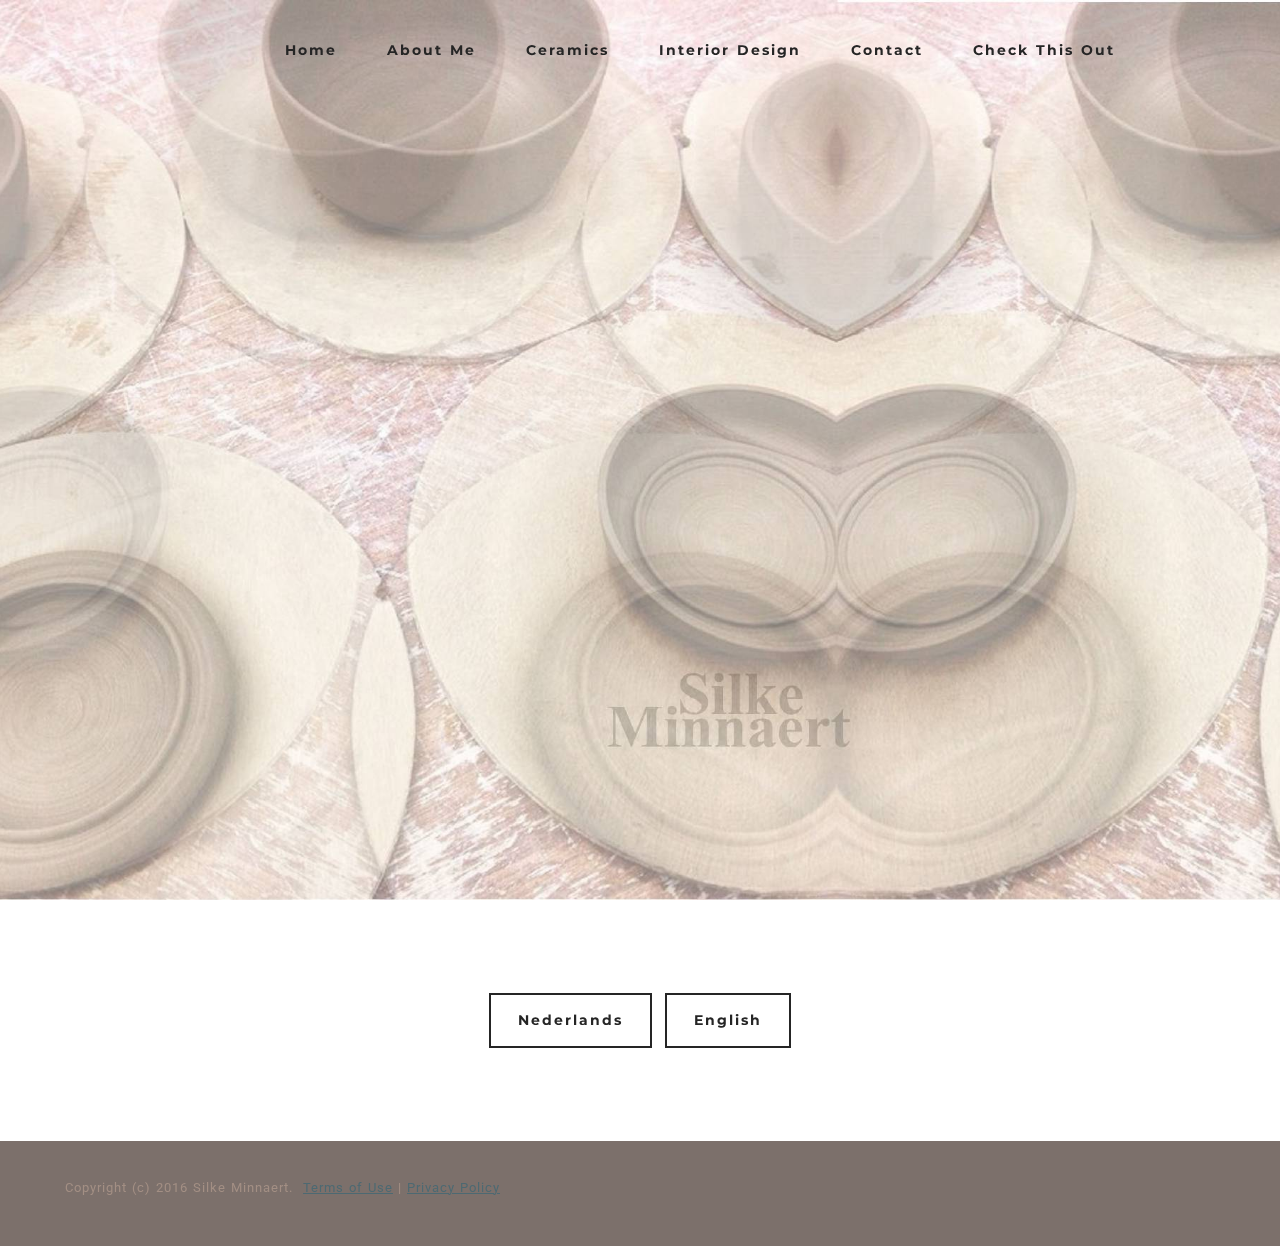
<file: index.html>
<!DOCTYPE html>
<html>
<head>
  <!-- Site made with Mobirise Website Builder v2.9, https://mobirise.com -->
  <meta charset="UTF-8">
  <meta http-equiv="X-UA-Compatible" content="IE=edge">
  <meta name="generator" content="Mobirise v2.9, mobirise.com">
  <meta name="viewport" content="width=device-width, initial-scale=1">
  <link rel="shortcut icon" href="assets/images/logo.png" type="image/x-icon">
  <meta name="description" content="Silke Minnaert, home, ceramic, keramiek, klei, clay, pottery">
  <title>Mobirise Mobile Website Builder</title>
  <link rel="stylesheet" href="https://fonts.googleapis.com/css?family=Roboto:700,400&amp;subset=cyrillic,latin,greek,vietnamese">
  <link rel="stylesheet" href="assets/bootstrap/css/bootstrap.min.css">
  <link rel="stylesheet" href="assets/animate.css/animate.min.css">
  <link rel="stylesheet" href="assets/mobirise/css/style.css">
  <link rel="stylesheet" href="assets/mobirise/css/mbr-additional.css" type="text/css">
  
  
  <!-- Paste any valid HTML code here. The code will be inserted to the end of <head> section, right before </head> -->
</head>
<body>

<!-- Google Analytics -->
<script>
  (function(i,s,o,g,r,a,m){i['GoogleAnalyticsObject']=r;i[r]=i[r]||function(){
  (i[r].q=i[r].q||[]).push(arguments)},i[r].l=1*new Date();a=s.createElement(o),
  m=s.getElementsByTagName(o)[0];a.async=1;a.src=g;m.parentNode.insertBefore(a,m)
  })(window,document,'script','//www.google-analytics.com/analytics.js','ga');

  ga('create', 'UA-74244146-1', 'auto');
  ga('send', 'pageview');

</script>
<!-- /Google Analytics -->


<section class="engine"><a rel="external" href="https://mobirise.com">Mobirise best website builder for mac</a></section>
<section class="mbr-navbar mbr-navbar--freeze mbr-navbar--absolute mbr-navbar--transparent mbr-navbar--sticky mbr-navbar--auto-collapse" id="menu-4">
    <div class="mbr-navbar__section mbr-section">
        <div class="mbr-section__container container">
            <div class="mbr-navbar__container">
                
                <div class="mbr-navbar__hamburger mbr-hamburger text-white"><span class="mbr-hamburger__line"></span></div>
                <div class="mbr-navbar__column mbr-navbar__menu">
                    <nav class="mbr-navbar__menu-box mbr-navbar__menu-box--inline-right">
                        <div class="mbr-navbar__column"><ul class="mbr-navbar__items mbr-navbar__items--right mbr-buttons mbr-buttons--freeze mbr-buttons--right btn-decorator mbr-buttons--active mbr-buttons--only-links"> <li class="mbr-navbar__item"><a class="mbr-buttons__link btn text-black" href="index.html">Home</a></li> <li class="mbr-navbar__item"><a class="mbr-buttons__link btn text-black" href="About Me.html">About Me</a></li>    <li class="mbr-navbar__item"><a class="mbr-buttons__link btn text-black" href="Ceramic.html">Ceramics</a></li>  <li class="mbr-navbar__item"><a class="mbr-buttons__link btn text-black" href="interior design.html">Interior Design</a></li> <li class="mbr-navbar__item"><a class="mbr-buttons__link btn text-black" href="Contact.html">Contact</a></li> <li class="mbr-navbar__item"><a class="mbr-buttons__link btn text-black" href="Check this out.html">Check This Out</a></li>      <li class="mbr-navbar__item"><a class="mbr-buttons__link btn text-gray" href="https://mobirise.com"></a></li>   <li class="mbr-navbar__item"><a class="mbr-buttons__link btn text-gray" href="https://mobirise.com"></a></li>       </ul></div>
                        
                    </nav>
                </div>
            </div>
        </div>
    </div>
</section>

<section class="mbr-box mbr-section mbr-section--relative mbr-section--fixed-size mbr-section--full-height mbr-section--bg-adapted mbr-parallax-background mbr-after-navbar" id="header4-3" style="background-image: url(assets/images/voorpagina-3543x2244-56.jpg);">
    <div class="mbr-box__magnet mbr-box__magnet--sm-padding mbr-box__magnet--center-center">
        
        <div class="mbr-box__container mbr-section__container container">
            <div class="mbr-box mbr-box--stretched"><div class="mbr-box__magnet mbr-box__magnet--center-center">
                <div class="row"><div class=" col-sm-8 col-sm-offset-2">
                    <div class="mbr-hero animated fadeInUp">
                        
                        
                    </div>
                    
                </div></div>
            </div></div>
        </div>
        
    </div>
</section>

<section class="mbr-section" id="buttons1-29">
    <div class="mbr-section__container container mbr-section__container--isolated">
        <div class="row">
            <div class="col-sm-8 col-sm-offset-2">
                <div class="mbr-buttons mbr-buttons--center"><a class="mbr-buttons__btn btn btn-lg btn-default" href="https://googledrive.com/host/0BxFs9AYnIigSaFBybHotT0xIUk0" target="_blank">Nederlands</a> <a class="mbr-buttons__btn btn btn-lg btn-default" href="https://googledrive.com/host/0BxFs9AYnIigSZ0xOOG1mNmhfMUk" target="_blank">English</a></div>
            </div>
        </div>
    </div>
</section>

<footer class="mbr-section mbr-section--relative mbr-section--fixed-size" id="footer1-44" style="background-color: rgb(124, 112, 107);">
    
    <div class="mbr-section__container container">
        <div class="mbr-footer mbr-footer--wysiwyg row">
            <div class="col-sm-12">
                <p class="mbr-footer__copyright"></p><p>Copyright (c) 2016 Silke Minnaert. &nbsp;<a class="mbr-footer__link text-primary" href="https://mobirise.com/">Terms of Use</a>  | <a href="Copyright.html">Privacy Policy</a></p><p></p>
            </div>
        </div>
    </div>
</footer>


  <script src="assets/web/assets/jquery/jquery.min.js"></script>
  <script src="assets/bootstrap/js/bootstrap.min.js"></script>
  <script src="assets/smooth-scroll/SmoothScroll.js"></script>
  <script src="assets/jarallax/jarallax.js"></script>
  <script src="assets/mobirise/js/script.js"></script>
  
  <!-- Paste any valid HTML code here. The code will be inserted to the end of <body> section, right before </body> -->
</body>
</html>
</file>
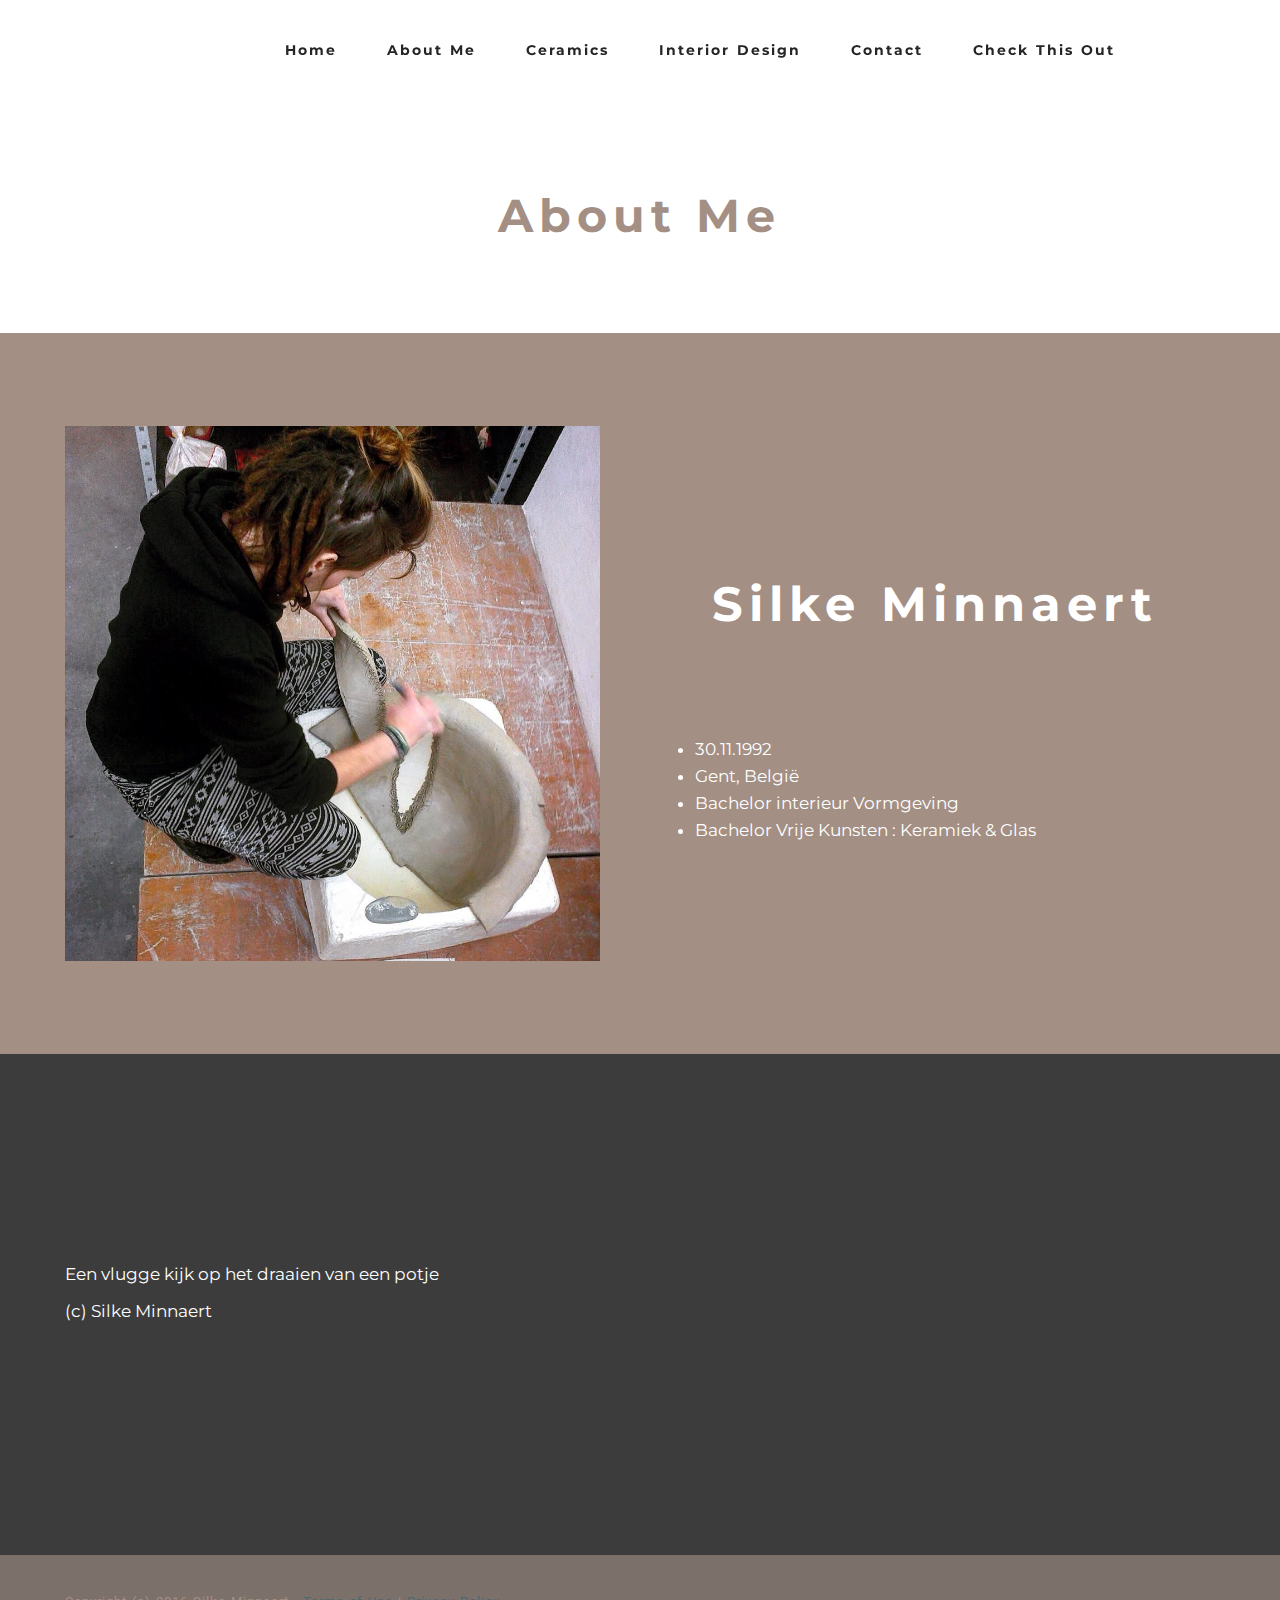
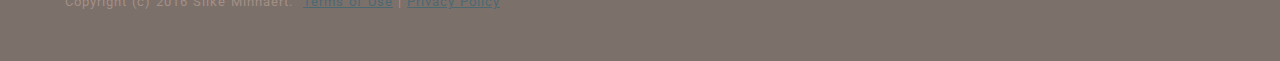
<file: About Me.html>
<!DOCTYPE html>
<html>
<head>
  <!-- Site made with Mobirise Website Builder v2.9, https://mobirise.com -->
  <meta charset="UTF-8">
  <meta http-equiv="X-UA-Compatible" content="IE=edge">
  <meta name="generator" content="Mobirise v2.9, mobirise.com">
  <meta name="viewport" content="width=device-width, initial-scale=1">
  <link rel="shortcut icon" href="assets/images/logo.png" type="image/x-icon">
  <meta name="description" content="keramiek, ceramic, clay, klei, handmade, artisan, SilkeMinnaert, TerramManus, pottery">
  
  <link rel="stylesheet" href="https://fonts.googleapis.com/css?family=Roboto:700,400&amp;subset=cyrillic,latin,greek,vietnamese">
  <link rel="stylesheet" href="assets/bootstrap/css/bootstrap.min.css">
  <link rel="stylesheet" href="assets/mobirise/css/style.css">
  <link rel="stylesheet" href="assets/mobirise/css/mbr-additional.css" type="text/css">
  
  
  
</head>
<body>

<!-- Google Analytics -->
<script>
  (function(i,s,o,g,r,a,m){i['GoogleAnalyticsObject']=r;i[r]=i[r]||function(){
  (i[r].q=i[r].q||[]).push(arguments)},i[r].l=1*new Date();a=s.createElement(o),
  m=s.getElementsByTagName(o)[0];a.async=1;a.src=g;m.parentNode.insertBefore(a,m)
  })(window,document,'script','//www.google-analytics.com/analytics.js','ga');

  ga('create', 'UA-74244146-1', 'auto');
  ga('send', 'pageview');

</script>
<!-- /Google Analytics -->


<section class="engine"><a rel="external" href="https://mobirise.com">Mobirise responsive web design software</a></section>
<section class="mbr-navbar mbr-navbar--freeze mbr-navbar--absolute mbr-navbar--transparent mbr-navbar--sticky mbr-navbar--auto-collapse" id="menu-4">
    <div class="mbr-navbar__section mbr-section">
        <div class="mbr-section__container container">
            <div class="mbr-navbar__container">
                
                <div class="mbr-navbar__hamburger mbr-hamburger text-white"><span class="mbr-hamburger__line"></span></div>
                <div class="mbr-navbar__column mbr-navbar__menu">
                    <nav class="mbr-navbar__menu-box mbr-navbar__menu-box--inline-right">
                        <div class="mbr-navbar__column"><ul class="mbr-navbar__items mbr-navbar__items--right mbr-buttons mbr-buttons--freeze mbr-buttons--right btn-decorator mbr-buttons--active mbr-buttons--only-links"> <li class="mbr-navbar__item"><a class="mbr-buttons__link btn text-black" href="index.html">Home</a></li> <li class="mbr-navbar__item"><a class="mbr-buttons__link btn text-black" href="About Me.html">About Me</a></li>    <li class="mbr-navbar__item"><a class="mbr-buttons__link btn text-black" href="Ceramic.html">Ceramics</a></li>  <li class="mbr-navbar__item"><a class="mbr-buttons__link btn text-black" href="interior design.html">Interior Design</a></li> <li class="mbr-navbar__item"><a class="mbr-buttons__link btn text-black" href="Contact.html">Contact</a></li> <li class="mbr-navbar__item"><a class="mbr-buttons__link btn text-black" href="Check this out.html">Check This Out</a></li>      <li class="mbr-navbar__item"><a class="mbr-buttons__link btn text-gray" href="https://mobirise.com"></a></li>   <li class="mbr-navbar__item"><a class="mbr-buttons__link btn text-gray" href="https://mobirise.com"></a></li>       </ul></div>
                        
                    </nav>
                </div>
            </div>
        </div>
    </div>
</section>

<section class="mbr-section mbr-after-navbar" id="header3-29">
    <div class="mbr-section__container container mbr-section__container--isolated">
        <div class="mbr-header mbr-header--wysiwyg row">
            <div class="col-sm-8 col-sm-offset-2">
                <h3 class="mbr-header__text">About Me</h3>
                
            </div>
        </div>
    </div>
</section>

<section class="mbr-section mbr-section--relative" id="msg-box4-28" style="background-color: rgb(163, 143, 132);">
    
    <div class="mbr-section__container mbr-section__container--isolated container">
        <div class="row">
            <div class="mbr-box mbr-box--fixed mbr-box--adapted">
                <div class="mbr-box__magnet mbr-box__magnet--top-right mbr-section__left col-sm-6">
                    <figure class="mbr-figure mbr-figure--adapted mbr-figure--caption-inside-bottom mbr-figure--full-width"><img class="mbr-figure__img" src="assets/images/12553063-1658452811072013-5560068468248318882-n-960x960-63.jpg"></figure>
                </div>
                <div class="mbr-box__magnet mbr-class-mbr-box__magnet--center-left col-sm-6 mbr-section__right">
                    <div class="mbr-section__container mbr-section__container--middle">
                        <div class="mbr-header mbr-header--auto-align mbr-header--wysiwyg">
                            <h3 class="mbr-header__text"><br>Silke Minnaert<br><br></h3>
                            
                        </div>
                    </div>
                    <div class="mbr-section__container mbr-section__container--middle">
                        <div class="mbr-article mbr-article--auto-align mbr-article--wysiwyg"><ul><li>30.11.1992</li><li>Gent, België</li><li>Bachelor interieur Vormgeving</li><li>Bachelor Vrije Kunsten : Keramiek &amp; Glas</li></ul></div>
                    </div>
                    
                </div>
                
            </div>
        </div>
    </div>
</section>

<section class="mbr-section mbr-section--relative" id="msg-box5-30" style="background-color: rgb(60, 60, 60);">
    
    <div class="mbr-section__container mbr-section__container--isolated container">
        <div class="row">
            <div class="mbr-box mbr-box--fixed mbr-box--adapted">
                
                <div class="mbr-box__magnet mbr-class-mbr-box__magnet--center-left col-sm-6 mbr-section__left">
                    <div class="mbr-section__container mbr-section__container--middle">
                        <div class="mbr-header mbr-header--auto-align mbr-header--wysiwyg">
                            <h3 class="mbr-header__text"></h3>
                            
                        </div>
                    </div>
                    <div class="mbr-section__container mbr-section__container--middle">
                        <div class="mbr-article mbr-article--auto-align mbr-article--wysiwyg"><p>Een vlugge kijk op het draaien van een potje</p><p>(c) Silke Minnaert</p></div>
                    </div>
                    
                </div>
                <div class="mbr-box__magnet mbr-box__magnet--top-left mbr-section__right col-sm-6">
                    <figure class="mbr-figure mbr-figure--adapted mbr-figure--caption-inside-bottom mbr-figure--full-width"><iframe class="mbr-embedded-video" src="https://www.youtube.com/embed/ps4WemVGCBk?rel=0&amp;autoplay=0&amp;loop=0" width="1280" height="720" frameborder="0" allowfullscreen></iframe></figure>
                </div>
            </div>
        </div>
    </div>
</section>

<footer class="mbr-section mbr-section--relative mbr-section--fixed-size" id="footer1-44" style="background-color: rgb(124, 112, 107);">
    
    <div class="mbr-section__container container">
        <div class="mbr-footer mbr-footer--wysiwyg row">
            <div class="col-sm-12">
                <p class="mbr-footer__copyright"></p><p>Copyright (c) 2016 Silke Minnaert. &nbsp;<a class="mbr-footer__link text-primary" href="https://mobirise.com/">Terms of Use</a>  | <a href="Copyright.html">Privacy Policy</a></p><p></p>
            </div>
        </div>
    </div>
</footer>


  <script src="assets/web/assets/jquery/jquery.min.js"></script>
  <script src="assets/bootstrap/js/bootstrap.min.js"></script>
  <script src="assets/smooth-scroll/SmoothScroll.js"></script>
  <script src="assets/mobirise/js/script.js"></script>
  
  
</body>
</html>
</file>
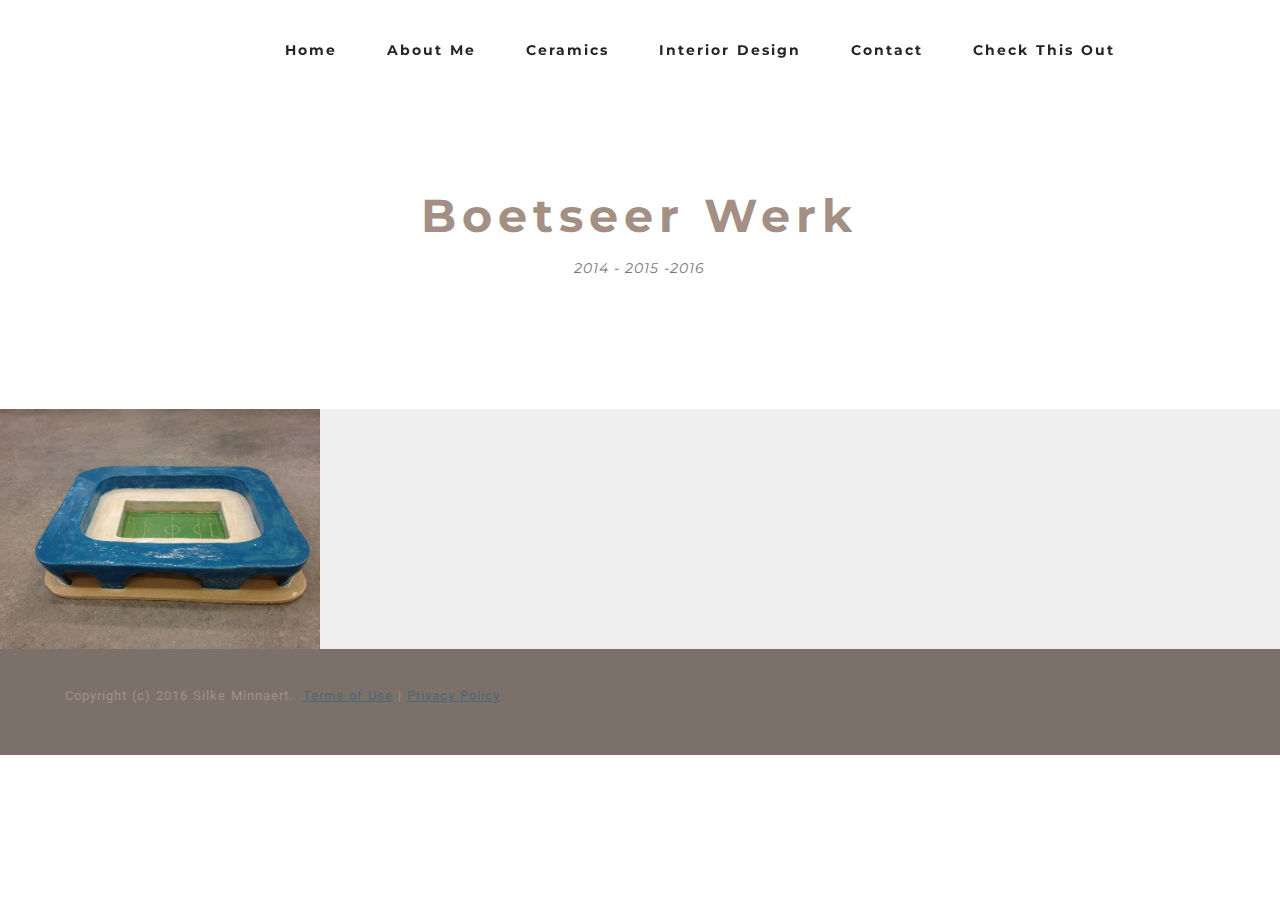
<file: Boetseer.html>
<!DOCTYPE html>
<html>
<head>
  <!-- Site made with Mobirise Website Builder v2.9, https://mobirise.com -->
  <meta charset="UTF-8">
  <meta http-equiv="X-UA-Compatible" content="IE=edge">
  <meta name="generator" content="Mobirise v2.9, mobirise.com">
  <meta name="viewport" content="width=device-width, initial-scale=1">
  <link rel="shortcut icon" href="assets/images/logo.png" type="image/x-icon">
  <meta name="description" content="klei, boetseerwerk, clay, keramiek, ceramic, sculpture">
  
  <link rel="stylesheet" href="https://fonts.googleapis.com/css?family=Roboto:700,400&amp;subset=cyrillic,latin,greek,vietnamese">
  <link rel="stylesheet" href="assets/bootstrap/css/bootstrap.min.css">
  <link rel="stylesheet" href="assets/mobirise/css/style.css">
  <link rel="stylesheet" href="assets/mobirise-gallery/style.css">
  <link rel="stylesheet" href="assets/mobirise-slider/style.css">
  <link rel="stylesheet" href="assets/mobirise/css/mbr-additional.css" type="text/css">
  
  
  
</head>
<body>

<!-- Google Analytics -->
<script>
  (function(i,s,o,g,r,a,m){i['GoogleAnalyticsObject']=r;i[r]=i[r]||function(){
  (i[r].q=i[r].q||[]).push(arguments)},i[r].l=1*new Date();a=s.createElement(o),
  m=s.getElementsByTagName(o)[0];a.async=1;a.src=g;m.parentNode.insertBefore(a,m)
  })(window,document,'script','//www.google-analytics.com/analytics.js','ga');

  ga('create', 'UA-74244146-1', 'auto');
  ga('send', 'pageview');

</script>
<!-- /Google Analytics -->


<section class="engine"><a rel="external" href="https://mobirise.com">Mobirise mobile website software</a></section>
<section class="mbr-navbar mbr-navbar--freeze mbr-navbar--absolute mbr-navbar--transparent mbr-navbar--sticky mbr-navbar--auto-collapse" id="menu-4">
    <div class="mbr-navbar__section mbr-section">
        <div class="mbr-section__container container">
            <div class="mbr-navbar__container">
                
                <div class="mbr-navbar__hamburger mbr-hamburger text-white"><span class="mbr-hamburger__line"></span></div>
                <div class="mbr-navbar__column mbr-navbar__menu">
                    <nav class="mbr-navbar__menu-box mbr-navbar__menu-box--inline-right">
                        <div class="mbr-navbar__column"><ul class="mbr-navbar__items mbr-navbar__items--right mbr-buttons mbr-buttons--freeze mbr-buttons--right btn-decorator mbr-buttons--active mbr-buttons--only-links"> <li class="mbr-navbar__item"><a class="mbr-buttons__link btn text-black" href="index.html">Home</a></li> <li class="mbr-navbar__item"><a class="mbr-buttons__link btn text-black" href="About Me.html">About Me</a></li>    <li class="mbr-navbar__item"><a class="mbr-buttons__link btn text-black" href="Ceramic.html">Ceramics</a></li>  <li class="mbr-navbar__item"><a class="mbr-buttons__link btn text-black" href="interior design.html">Interior Design</a></li> <li class="mbr-navbar__item"><a class="mbr-buttons__link btn text-black" href="Contact.html">Contact</a></li> <li class="mbr-navbar__item"><a class="mbr-buttons__link btn text-black" href="Check this out.html">Check This Out</a></li>      <li class="mbr-navbar__item"><a class="mbr-buttons__link btn text-gray" href="https://mobirise.com"></a></li>   <li class="mbr-navbar__item"><a class="mbr-buttons__link btn text-gray" href="https://mobirise.com"></a></li>       </ul></div>
                        
                    </nav>
                </div>
            </div>
        </div>
    </div>
</section>

<section class="mbr-section mbr-after-navbar" id="header3-70">
    <div class="mbr-section__container container mbr-section__container--first">
        <div class="mbr-header mbr-header--wysiwyg row">
            <div class="col-sm-8 col-sm-offset-2">
                <h3 class="mbr-header__text">Boetseer Werk</h3>
                <p class="mbr-header__subtext">2014 - 2015 -2016</p>
            </div>
        </div>
    </div>
</section>

<section class="mbr-section" id="content1-71">
    <div class="mbr-section__container container mbr-section__container--last">
        <div class="row">
            <div class="mbr-article mbr-article--wysiwyg col-sm-8 col-sm-offset-2"></div>
        </div>
    </div>
</section>

<section class="mbr-gallery mbr-section mbr-section--no-padding" id="gallery1-72" style="background-color: rgb(239, 239, 239);">
    <!-- Gallery -->
    <div class=" mbr-gallery-layout-default">
        <div>
            <div class="row mbr-gallery-row no-gutter">
                <div class="col-lg-3 col-md-4 col-sm-6 col-xs-12 mbr-gallery-item">
                    <a href="#lb-gallery1-72" data-slide-to="0" data-toggle="modal">
                        <img alt="" src="assets/images/dsvdfb-3264x2448-92-2000x1500-57.jpg">
                        <span class="icon glyphicon glyphicon-zoom-in"></span>
                    </a>
                </div>
            </div>
        </div>
        <div class="clearfix"></div>
    </div>

    <!-- Lightbox -->
    <div data-app-prevent-settings="" class="mbr-slider modal fade carousel slide" tabindex="-1" data-keyboard="true" data-interval="false" id="lb-gallery1-72">
        <div class="modal-dialog">
            <div class="modal-content">
                <div class="modal-body">
                    <ol class="carousel-indicators">
                        <li data-app-prevent-settings="" data-target="#lb-gallery1-72" class=" active" data-slide-to="0"></li>
                    </ol>
                    <div class="carousel-inner">
                        <div class="item active">
                            <img alt="" src="assets/images/dsvdfb-3264x2448-92.jpg">
                        </div>
                    </div>
                    <a class="left carousel-control" role="button" data-slide="prev" href="#lb-gallery1-72">
                        <span class="glyphicon glyphicon-menu-left" aria-hidden="true"></span>
                        <span class="sr-only">Previous</span>
                    </a>
                    <a class="right carousel-control" role="button" data-slide="next" href="#lb-gallery1-72">
                        <span class="glyphicon glyphicon-menu-right" aria-hidden="true"></span>
                        <span class="sr-only">Next</span>
                    </a>

                    <a class="close" href="#" role="button" data-dismiss="modal">
                        <span class="glyphicon glyphicon-remove" aria-hidden="true"></span>
                        <span class="sr-only">Close</span>
                    </a>
                </div>
            </div>
        </div>
    </div>
</section>

<footer class="mbr-section mbr-section--relative mbr-section--fixed-size" id="footer1-44" style="background-color: rgb(124, 112, 107);">
    
    <div class="mbr-section__container container">
        <div class="mbr-footer mbr-footer--wysiwyg row">
            <div class="col-sm-12">
                <p class="mbr-footer__copyright"></p><p>Copyright (c) 2016 Silke Minnaert. &nbsp;<a class="mbr-footer__link text-primary" href="https://mobirise.com/">Terms of Use</a>  | <a href="Copyright.html">Privacy Policy</a></p><p></p>
            </div>
        </div>
    </div>
</footer>


  <script src="assets/web/assets/jquery/jquery.min.js"></script>
  <script src="assets/bootstrap/js/bootstrap.min.js"></script>
  <script src="assets/smooth-scroll/SmoothScroll.js"></script>
  <script src="assets/masonry/masonry.pkgd.min.js"></script>
  <script src="assets/imagesloaded/imagesloaded.pkgd.min.js"></script>
  <script src="assets/bootstrap-carousel-swipe/bootstrap-carousel-swipe.js"></script>
  <script src="assets/mobirise/js/script.js"></script>
  <script src="assets/mobirise-gallery/script.js"></script>
  
  
</body>
</html>
</file>
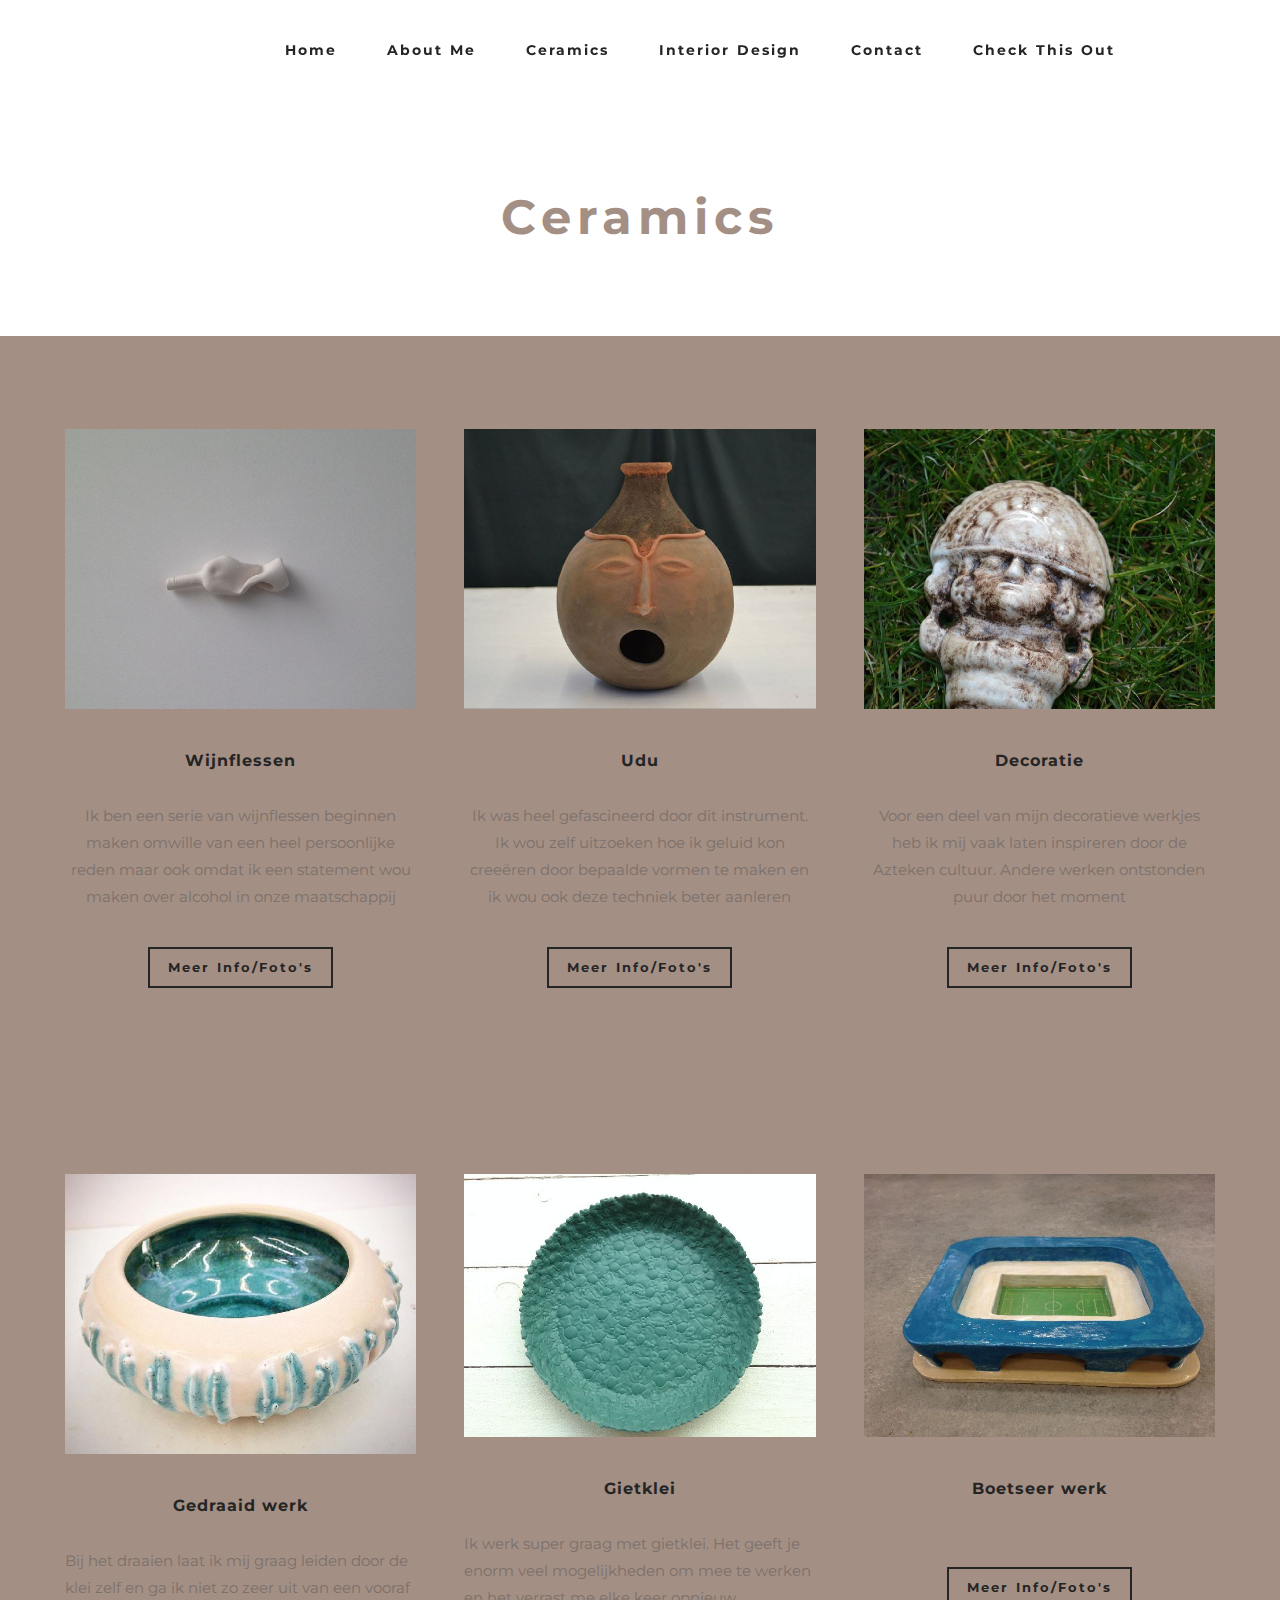
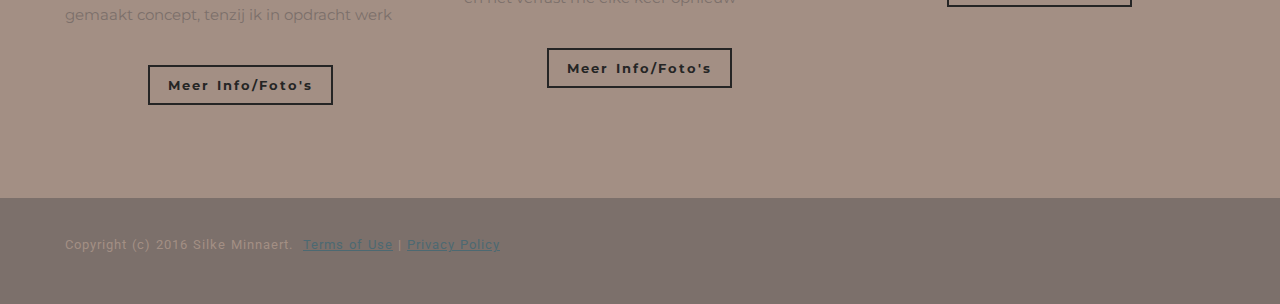
<file: Ceramic.html>
<!DOCTYPE html>
<html>
<head>
  <!-- Site made with Mobirise Website Builder v2.9, https://mobirise.com -->
  <meta charset="UTF-8">
  <meta http-equiv="X-UA-Compatible" content="IE=edge">
  <meta name="generator" content="Mobirise v2.9, mobirise.com">
  <meta name="viewport" content="width=device-width, initial-scale=1">
  <link rel="shortcut icon" href="assets/images/logo.png" type="image/x-icon">
  <meta name="description" content="keramiek, ceramic, clay, klei, handmade, artisan, SilkeMinnaert, TerramManus, aztec, udu, winebottle, wijnfles, gietklei, ">
  
  <link rel="stylesheet" href="https://fonts.googleapis.com/css?family=Roboto:700,400&amp;subset=cyrillic,latin,greek,vietnamese">
  <link rel="stylesheet" href="assets/bootstrap/css/bootstrap.min.css">
  <link rel="stylesheet" href="assets/mobirise/css/style.css">
  <link rel="stylesheet" href="assets/mobirise/css/mbr-additional.css" type="text/css">
  
  
  
</head>
<body>

<!-- Google Analytics -->
<script>
  (function(i,s,o,g,r,a,m){i['GoogleAnalyticsObject']=r;i[r]=i[r]||function(){
  (i[r].q=i[r].q||[]).push(arguments)},i[r].l=1*new Date();a=s.createElement(o),
  m=s.getElementsByTagName(o)[0];a.async=1;a.src=g;m.parentNode.insertBefore(a,m)
  })(window,document,'script','//www.google-analytics.com/analytics.js','ga');

  ga('create', 'UA-74244146-1', 'auto');
  ga('send', 'pageview');

</script>
<!-- /Google Analytics -->


<section class="engine"><a rel="external" href="https://mobirise.com">Mobirise drag and drop web design</a></section>
<section class="mbr-navbar mbr-navbar--freeze mbr-navbar--absolute mbr-navbar--transparent mbr-navbar--sticky mbr-navbar--auto-collapse" id="menu-4">
    <div class="mbr-navbar__section mbr-section">
        <div class="mbr-section__container container">
            <div class="mbr-navbar__container">
                
                <div class="mbr-navbar__hamburger mbr-hamburger text-white"><span class="mbr-hamburger__line"></span></div>
                <div class="mbr-navbar__column mbr-navbar__menu">
                    <nav class="mbr-navbar__menu-box mbr-navbar__menu-box--inline-right">
                        <div class="mbr-navbar__column"><ul class="mbr-navbar__items mbr-navbar__items--right mbr-buttons mbr-buttons--freeze mbr-buttons--right btn-decorator mbr-buttons--active mbr-buttons--only-links"> <li class="mbr-navbar__item"><a class="mbr-buttons__link btn text-black" href="index.html">Home</a></li> <li class="mbr-navbar__item"><a class="mbr-buttons__link btn text-black" href="About Me.html">About Me</a></li>    <li class="mbr-navbar__item"><a class="mbr-buttons__link btn text-black" href="Ceramic.html">Ceramics</a></li>  <li class="mbr-navbar__item"><a class="mbr-buttons__link btn text-black" href="interior design.html">Interior Design</a></li> <li class="mbr-navbar__item"><a class="mbr-buttons__link btn text-black" href="Contact.html">Contact</a></li> <li class="mbr-navbar__item"><a class="mbr-buttons__link btn text-black" href="Check this out.html">Check This Out</a></li>      <li class="mbr-navbar__item"><a class="mbr-buttons__link btn text-gray" href="https://mobirise.com"></a></li>   <li class="mbr-navbar__item"><a class="mbr-buttons__link btn text-gray" href="https://mobirise.com"></a></li>       </ul></div>
                        
                    </nav>
                </div>
            </div>
        </div>
    </div>
</section>

<section class="mbr-section mbr-after-navbar" id="header3-11">
    <div class="mbr-section__container container mbr-section__container--isolated">
        <div class="mbr-header mbr-header--wysiwyg row">
            <div class="col-sm-8 col-sm-offset-2">
                <h3 class="mbr-header__text">Ceramics</h3>
                
            </div>
        </div>
    </div>
</section>

<section class="mbr-section mbr-section--relative mbr-section--fixed-size" id="features1-34" style="background-color: rgb(163, 143, 132);">
    
    
    <div class="mbr-section__container container mbr-section__container--std-top-padding">
        <div class="mbr-section__row row">
            <div class="mbr-section__col col-xs-12 col-sm-4">
                <div class="mbr-section__container mbr-section__container--center mbr-section__container--middle">
                    <figure class="mbr-figure"><img class="mbr-figure__img" src="assets/images/cvsd-944x754-59.jpg"></figure>
                </div>
                <div class="mbr-section__container mbr-section__container--middle">
                    <div class="mbr-header mbr-header--reduce mbr-header--center mbr-header--wysiwyg">
                        <h3 class="mbr-header__text">Wijnflessen</h3>
                    </div>
                </div>
                <div class="mbr-section__container mbr-section__container--middle">
                    <div class="mbr-article mbr-article--wysiwyg">
                        <p>Ik ben een serie van wijnflessen beginnen maken omwille van een heel persoonlijke reden maar ook omdat ik een statement wou maken over alcohol in onze maatschappij</p>
                    </div>
                </div>
                <div class="mbr-section__container mbr-section__container--last">
                    <div class="mbr-buttons mbr-buttons--center"><a href="Wijnfles.html" class="mbr-buttons__btn btn btn-wrap btn-xs-lg btn-default">Meer Info/Foto's</a></div>
                </div>
            </div>
            <div class="mbr-section__col col-xs-12 col-sm-4">
                <div class="mbr-section__container mbr-section__container--center mbr-section__container--middle">
                    <figure class="mbr-figure"><img class="mbr-figure__img" src="assets/images/schermafbeelding-2016-03-09-om-14-944x754-11.png"></figure>
                </div>
                <div class="mbr-section__container mbr-section__container--middle">
                    <div class="mbr-header mbr-header--reduce mbr-header--center mbr-header--wysiwyg">
                        <h3 class="mbr-header__text">Udu</h3>
                    </div>
                </div>
                <div class="mbr-section__container mbr-section__container--middle">
                    <div class="mbr-article mbr-article--wysiwyg">
                        <p>Ik was heel gefascineerd door dit instrument. Ik wou zelf uitzoeken hoe ik geluid kon creeëren door bepaalde vormen te maken en ik wou ook deze techniek beter aanleren</p>
                    </div>
                </div>
                <div class="mbr-section__container mbr-section__container--last">
                    <div class="mbr-buttons mbr-buttons--center"><a href="Udu.html" class="mbr-buttons__btn btn btn-wrap btn-xs-lg btn-default">Meer Info/Foto's</a></div>
                </div>
            </div>
            
            <div class="mbr-section__col col-xs-12 col-sm-4">
                <div class="mbr-section__container mbr-section__container--center mbr-section__container--middle">
                    <figure class="mbr-figure"><img class="mbr-figure__img" src="assets/images/schermafbeelding-2016-03-09-om-14-944x754-7.jpg"></figure>
                </div>
                <div class="mbr-section__container mbr-section__container--middle">
                    <div class="mbr-header mbr-header--reduce mbr-header--center mbr-header--wysiwyg">
                        <h3 class="mbr-header__text">Decoratie</h3>
                    </div>
                </div>
                <div class="mbr-section__container mbr-section__container--middle">
                    <div class="mbr-article mbr-article--wysiwyg">
                        <p>Voor een deel van mijn decoratieve werkjes heb ik mij vaak laten inspireren door de Azteken cultuur. Andere werken ontstonden puur door het moment</p>
                    </div>
                </div>
                <div class="mbr-section__container mbr-section__container--last">
                    <div class="mbr-buttons mbr-buttons--center"><a href="Decoratie.html" class="mbr-buttons__btn btn btn-wrap btn-xs-lg btn-default">Meer Info/Foto's</a></div>
                </div>
            </div>
            
            
            
            
            
        </div>
    </div>
</section>

<section class="mbr-section mbr-section--relative mbr-section--fixed-size" id="features1-66" style="background-color: rgb(163, 143, 132);">
    
    
    <div class="mbr-section__container container mbr-section__container--std-top-padding">
        <div class="mbr-section__row row">
            <div class="mbr-section__col col-xs-12 col-sm-4">
                <div class="mbr-section__container mbr-section__container--center mbr-section__container--middle">
                    <figure class="mbr-figure"><img class="mbr-figure__img" src="assets/images/cvsd-kopie-944x754-67.jpg"></figure>
                </div>
                <div class="mbr-section__container mbr-section__container--middle">
                    <div class="mbr-header mbr-header--reduce mbr-header--center mbr-header--wysiwyg">
                        <h3 class="mbr-header__text">Gedraaid werk</h3>
                    </div>
                </div>
                <div class="mbr-section__container mbr-section__container--middle">
                    <div class="mbr-article mbr-article--wysiwyg">
                        <p>Bij het draaien laat ik mij graag leiden door de klei zelf en ga ik niet zo zeer uit van een vooraf gemaakt concept, tenzij ik in opdracht werk<br></p>
                    </div>
                </div>
                <div class="mbr-section__container mbr-section__container--last">
                    <div class="mbr-buttons mbr-buttons--center"><a href="draaiklei.html" class="mbr-buttons__btn btn btn-wrap btn-xs-lg btn-default">Meer Info/Foto's</a></div>
                </div>
            </div>
            <div class="mbr-section__col col-xs-12 col-sm-4">
                <div class="mbr-section__container mbr-section__container--center mbr-section__container--middle">
                    <figure class="mbr-figure"><img class="mbr-figure__img" src="assets/images/sqcqs-3264x2448-35.jpg"></figure>
                </div>
                <div class="mbr-section__container mbr-section__container--middle">
                    <div class="mbr-header mbr-header--reduce mbr-header--center mbr-header--wysiwyg">
                        <h3 class="mbr-header__text">Gietklei</h3>
                    </div>
                </div>
                <div class="mbr-section__container mbr-section__container--middle">
                    <div class="mbr-article mbr-article--wysiwyg">
                        <p>Ik werk super graag met gietklei. Het geeft je enorm veel mogelijkheden om mee te werken en het verrast me elke keer opnieuw</p>
                    </div>
                </div>
                <div class="mbr-section__container mbr-section__container--last">
                    <div class="mbr-buttons mbr-buttons--center"><a href="Gietklei.html" class="mbr-buttons__btn btn btn-wrap btn-xs-lg btn-default">Meer Info/Foto's</a></div>
                </div>
            </div>
            
            <div class="mbr-section__col col-xs-12 col-sm-4">
                <div class="mbr-section__container mbr-section__container--center mbr-section__container--middle">
                    <figure class="mbr-figure"><img class="mbr-figure__img" src="assets/images/dsvdfb-3264x2448-49.jpg"></figure>
                </div>
                <div class="mbr-section__container mbr-section__container--middle">
                    <div class="mbr-header mbr-header--reduce mbr-header--center mbr-header--wysiwyg">
                        <h3 class="mbr-header__text">Boetseer werk</h3>
                    </div>
                </div>
                <div class="mbr-section__container mbr-section__container--middle">
                    <div class="mbr-article mbr-article--wysiwyg">
                        <p></p>
                    </div>
                </div>
                <div class="mbr-section__container mbr-section__container--last">
                    <div class="mbr-buttons mbr-buttons--center"><a href="Boetseer.html" class="mbr-buttons__btn btn btn-wrap btn-xs-lg btn-default">Meer Info/Foto's</a></div>
                </div>
            </div>
            
            
            
            
            
        </div>
    </div>
</section>

<footer class="mbr-section mbr-section--relative mbr-section--fixed-size" id="footer1-44" style="background-color: rgb(124, 112, 107);">
    
    <div class="mbr-section__container container">
        <div class="mbr-footer mbr-footer--wysiwyg row">
            <div class="col-sm-12">
                <p class="mbr-footer__copyright"></p><p>Copyright (c) 2016 Silke Minnaert. &nbsp;<a class="mbr-footer__link text-primary" href="https://mobirise.com/">Terms of Use</a>  | <a href="Copyright.html">Privacy Policy</a></p><p></p>
            </div>
        </div>
    </div>
</footer>


  <script src="assets/web/assets/jquery/jquery.min.js"></script>
  <script src="assets/bootstrap/js/bootstrap.min.js"></script>
  <script src="assets/smooth-scroll/SmoothScroll.js"></script>
  <script src="assets/mobirise/js/script.js"></script>
  
  
</body>
</html>
</file>
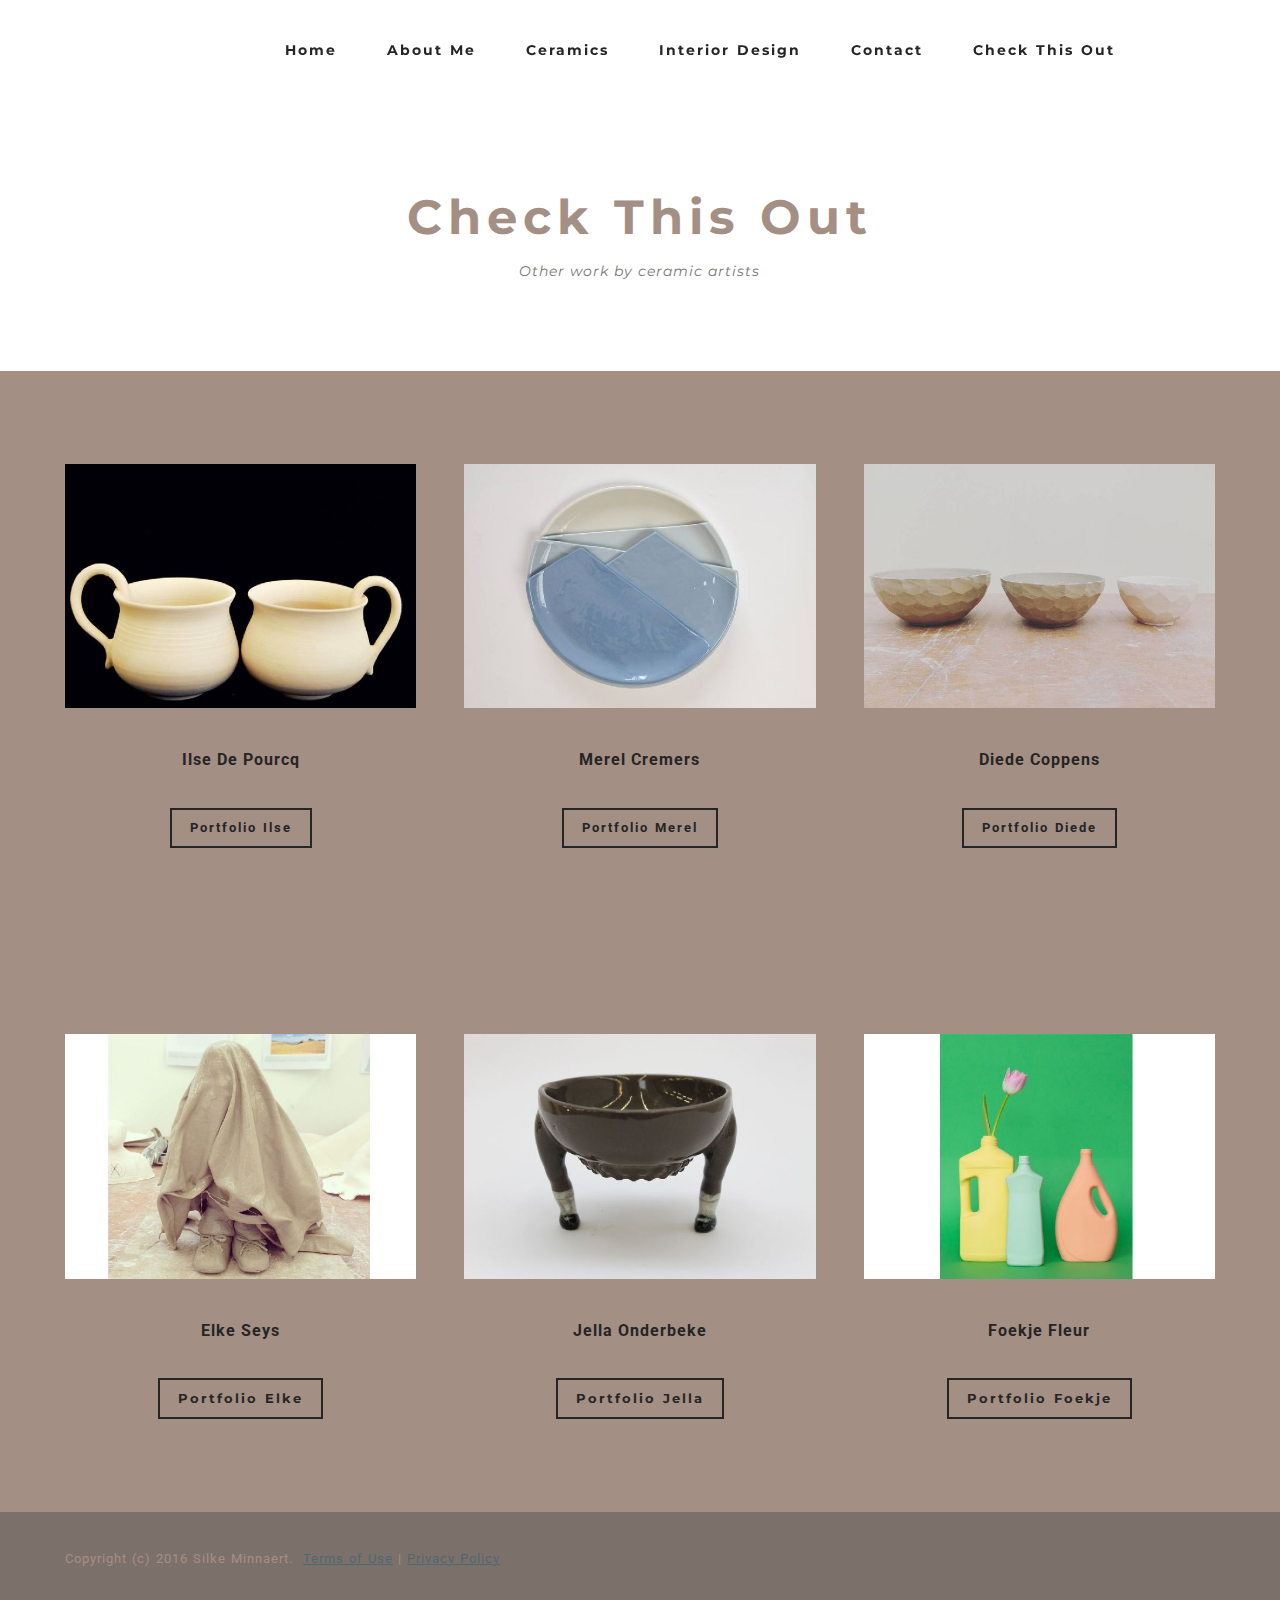
<file: Check this out.html>
<!DOCTYPE html>
<html>
<head>
  <!-- Site made with Mobirise Website Builder v2.9, https://mobirise.com -->
  <meta charset="UTF-8">
  <meta http-equiv="X-UA-Compatible" content="IE=edge">
  <meta name="generator" content="Mobirise v2.9, mobirise.com">
  <meta name="viewport" content="width=device-width, initial-scale=1">
  <link rel="shortcut icon" href="assets/images/logo.png" type="image/x-icon">
  <meta name="description" content="ceramic, keramiek, clay, klei, Ilse De Pourcq, Merel Cremers, Jella Onderbeke, Foekje Fleur, Elke Seys, Diede Coppens">
  
  <link rel="stylesheet" href="https://fonts.googleapis.com/css?family=Roboto:700,400&amp;subset=cyrillic,latin,greek,vietnamese">
  <link rel="stylesheet" href="assets/bootstrap/css/bootstrap.min.css">
  <link rel="stylesheet" href="assets/mobirise/css/style.css">
  <link rel="stylesheet" href="assets/mobirise/css/mbr-additional.css" type="text/css">
  
  
  
</head>
<body>

<!-- Google Analytics -->
<script>
  (function(i,s,o,g,r,a,m){i['GoogleAnalyticsObject']=r;i[r]=i[r]||function(){
  (i[r].q=i[r].q||[]).push(arguments)},i[r].l=1*new Date();a=s.createElement(o),
  m=s.getElementsByTagName(o)[0];a.async=1;a.src=g;m.parentNode.insertBefore(a,m)
  })(window,document,'script','//www.google-analytics.com/analytics.js','ga');

  ga('create', 'UA-74244146-1', 'auto');
  ga('send', 'pageview');

</script>
<!-- /Google Analytics -->


<section class="engine"><a rel="external" href="https://mobirise.com">Mobirise free web design software</a></section>
<section class="mbr-navbar mbr-navbar--freeze mbr-navbar--absolute mbr-navbar--transparent mbr-navbar--sticky mbr-navbar--auto-collapse" id="menu-4">
    <div class="mbr-navbar__section mbr-section">
        <div class="mbr-section__container container">
            <div class="mbr-navbar__container">
                
                <div class="mbr-navbar__hamburger mbr-hamburger text-white"><span class="mbr-hamburger__line"></span></div>
                <div class="mbr-navbar__column mbr-navbar__menu">
                    <nav class="mbr-navbar__menu-box mbr-navbar__menu-box--inline-right">
                        <div class="mbr-navbar__column"><ul class="mbr-navbar__items mbr-navbar__items--right mbr-buttons mbr-buttons--freeze mbr-buttons--right btn-decorator mbr-buttons--active mbr-buttons--only-links"> <li class="mbr-navbar__item"><a class="mbr-buttons__link btn text-black" href="index.html">Home</a></li> <li class="mbr-navbar__item"><a class="mbr-buttons__link btn text-black" href="About Me.html">About Me</a></li>    <li class="mbr-navbar__item"><a class="mbr-buttons__link btn text-black" href="Ceramic.html">Ceramics</a></li>  <li class="mbr-navbar__item"><a class="mbr-buttons__link btn text-black" href="interior design.html">Interior Design</a></li> <li class="mbr-navbar__item"><a class="mbr-buttons__link btn text-black" href="Contact.html">Contact</a></li> <li class="mbr-navbar__item"><a class="mbr-buttons__link btn text-black" href="Check this out.html">Check This Out</a></li>      <li class="mbr-navbar__item"><a class="mbr-buttons__link btn text-gray" href="https://mobirise.com"></a></li>   <li class="mbr-navbar__item"><a class="mbr-buttons__link btn text-gray" href="https://mobirise.com"></a></li>       </ul></div>
                        
                    </nav>
                </div>
            </div>
        </div>
    </div>
</section>

<section class="mbr-section mbr-after-navbar" id="header3-22">
    <div class="mbr-section__container container mbr-section__container--isolated">
        <div class="mbr-header mbr-header--wysiwyg row">
            <div class="col-sm-8 col-sm-offset-2">
                <h3 class="mbr-header__text">Check This Out</h3>
                <p class="mbr-header__subtext">Other work by ceramic artists</p>
            </div>
        </div>
    </div>
</section>

<section class="mbr-section mbr-section--relative mbr-section--fixed-size" id="features1-23" style="background-color: rgb(163, 143, 132);">
    
    
    <div class="mbr-section__container container mbr-section__container--std-top-padding">
        <div class="mbr-section__row row">
            <div class="mbr-section__col col-xs-12 col-sm-4">
                <div class="mbr-section__container mbr-section__container--center mbr-section__container--middle">
                    <figure class="mbr-figure"><img class="mbr-figure__img" src="assets/images/ilse-902x627-75.jpg"></figure>
                </div>
                <div class="mbr-section__container mbr-section__container--middle">
                    <div class="mbr-header mbr-header--reduce mbr-header--center mbr-header--wysiwyg">
                        <h3 class="mbr-header__text">Ilse De Pourcq</h3>
                    </div>
                </div>
                
                <div class="mbr-section__container mbr-section__container--last">
                    <div class="mbr-buttons mbr-buttons--center"><a href="http://ilsedepourcq.com/index.html" class="mbr-buttons__btn btn btn-wrap btn-xs-lg btn-default" target="_blank">Portfolio Ilse</a></div>
                </div>
            </div>
            <div class="mbr-section__col col-xs-12 col-sm-4">
                <div class="mbr-section__container mbr-section__container--center mbr-section__container--middle">
                    <figure class="mbr-figure"><img class="mbr-figure__img" src="assets/images/1781946-1064159896943230-6937030678643249451-n-902x627-85.jpg"></figure>
                </div>
                <div class="mbr-section__container mbr-section__container--middle">
                    <div class="mbr-header mbr-header--reduce mbr-header--center mbr-header--wysiwyg">
                        <h3 class="mbr-header__text">Merel Cremers</h3>
                    </div>
                </div>
                
                <div class="mbr-section__container mbr-section__container--last">
                    <div class="mbr-buttons mbr-buttons--center"><a href="https://googledrive.com/host/0B20FYeg6hUnjUDhpN1IyQTl5cWc" class="mbr-buttons__btn btn btn-wrap btn-xs-lg btn-default" target="_blank">Portfolio Merel</a></div>
                </div>
            </div>
            
            <div class="mbr-section__col col-xs-12 col-sm-4">
                <div class="mbr-section__container mbr-section__container--center mbr-section__container--middle">
                    <figure class="mbr-figure"><img class="mbr-figure__img" src="assets/images/diede-902x627-44.jpg"></figure>
                </div>
                <div class="mbr-section__container mbr-section__container--middle">
                    <div class="mbr-header mbr-header--reduce mbr-header--center mbr-header--wysiwyg">
                        <h3 class="mbr-header__text">Diede Coppens</h3>
                    </div>
                </div>
                
                <div class="mbr-section__container mbr-section__container--last">
                    <div class="mbr-buttons mbr-buttons--center"><a href="https://googledrive.com/host/0Bzng52bVpsIgWkRYSER3bjBNWGM" class="mbr-buttons__btn btn btn-wrap btn-xs-lg btn-default" target="_blank">Portfolio Diede</a></div>
                </div>
            </div>
            
            
            
            
            
        </div>
    </div>
</section>

<section class="mbr-section mbr-section--relative mbr-section--fixed-size" id="features1-24" style="background-color: rgb(163, 143, 132);">
    
    
    <div class="mbr-section__container container mbr-section__container--std-top-padding">
        <div class="mbr-section__row row">
            <div class="mbr-section__col col-xs-12 col-sm-4">
                <div class="mbr-section__container mbr-section__container--center mbr-section__container--middle">
                    <figure class="mbr-figure"><img class="mbr-figure__img" src="assets/images/elke-902x627-33.jpg"></figure>
                </div>
                <div class="mbr-section__container mbr-section__container--middle">
                    <div class="mbr-header mbr-header--reduce mbr-header--center mbr-header--wysiwyg">
                        <h3 class="mbr-header__text">Elke Seys</h3>
                    </div>
                </div>
                
                <div class="mbr-section__container mbr-section__container--last">
                    <div class="mbr-buttons mbr-buttons--center"><a href="https://acb8e0c45ca8c264259518602a6cce06818c98f6.googledrive.com/host/0B-T0_wahdDYGMkZxTWVKSkFVb1k/" class="mbr-buttons__btn btn btn-wrap btn-xs-lg btn-default" target="_blank">Portfolio Elke</a></div>
                </div>
            </div>
            <div class="mbr-section__col col-xs-12 col-sm-4">
                <div class="mbr-section__container mbr-section__container--center mbr-section__container--middle">
                    <figure class="mbr-figure"><img class="mbr-figure__img" src="assets/images/jella-902x627-14.jpg"></figure>
                </div>
                <div class="mbr-section__container mbr-section__container--middle">
                    <div class="mbr-header mbr-header--reduce mbr-header--center mbr-header--wysiwyg">
                        <h3 class="mbr-header__text">Jella Onderbeke</h3>
                    </div>
                </div>
                
                <div class="mbr-section__container mbr-section__container--last">
                    <div class="mbr-buttons mbr-buttons--center"><a href="http://www.jellaonderbeke.be/" class="mbr-buttons__btn btn btn-wrap btn-xs-lg btn-default" target="_blank">Portfolio Jella</a></div>
                </div>
            </div>
            
            <div class="mbr-section__col col-xs-12 col-sm-4">
                <div class="mbr-section__container mbr-section__container--center mbr-section__container--middle">
                    <figure class="mbr-figure"><img class="mbr-figure__img" src="assets/images/foekje-902x627-50.jpg"></figure>
                </div>
                <div class="mbr-section__container mbr-section__container--middle">
                    <div class="mbr-header mbr-header--reduce mbr-header--center mbr-header--wysiwyg">
                        <h3 class="mbr-header__text">Foekje Fleur</h3>
                    </div>
                </div>
                
                <div class="mbr-section__container mbr-section__container--last">
                    <div class="mbr-buttons mbr-buttons--center"><a href="http://www.foekjefleur.com/" class="mbr-buttons__btn btn btn-wrap btn-xs-lg btn-default" target="_blank">Portfolio Foekje</a></div>
                </div>
            </div>
            
            
            
            
            
        </div>
    </div>
</section>

<footer class="mbr-section mbr-section--relative mbr-section--fixed-size" id="footer1-44" style="background-color: rgb(124, 112, 107);">
    
    <div class="mbr-section__container container">
        <div class="mbr-footer mbr-footer--wysiwyg row">
            <div class="col-sm-12">
                <p class="mbr-footer__copyright"></p><p>Copyright (c) 2016 Silke Minnaert. &nbsp;<a class="mbr-footer__link text-primary" href="https://mobirise.com/">Terms of Use</a>  | <a href="Copyright.html">Privacy Policy</a></p><p></p>
            </div>
        </div>
    </div>
</footer>


  <script src="assets/web/assets/jquery/jquery.min.js"></script>
  <script src="assets/bootstrap/js/bootstrap.min.js"></script>
  <script src="assets/smooth-scroll/SmoothScroll.js"></script>
  <script src="assets/mobirise/js/script.js"></script>
  
  
</body>
</html>
</file>
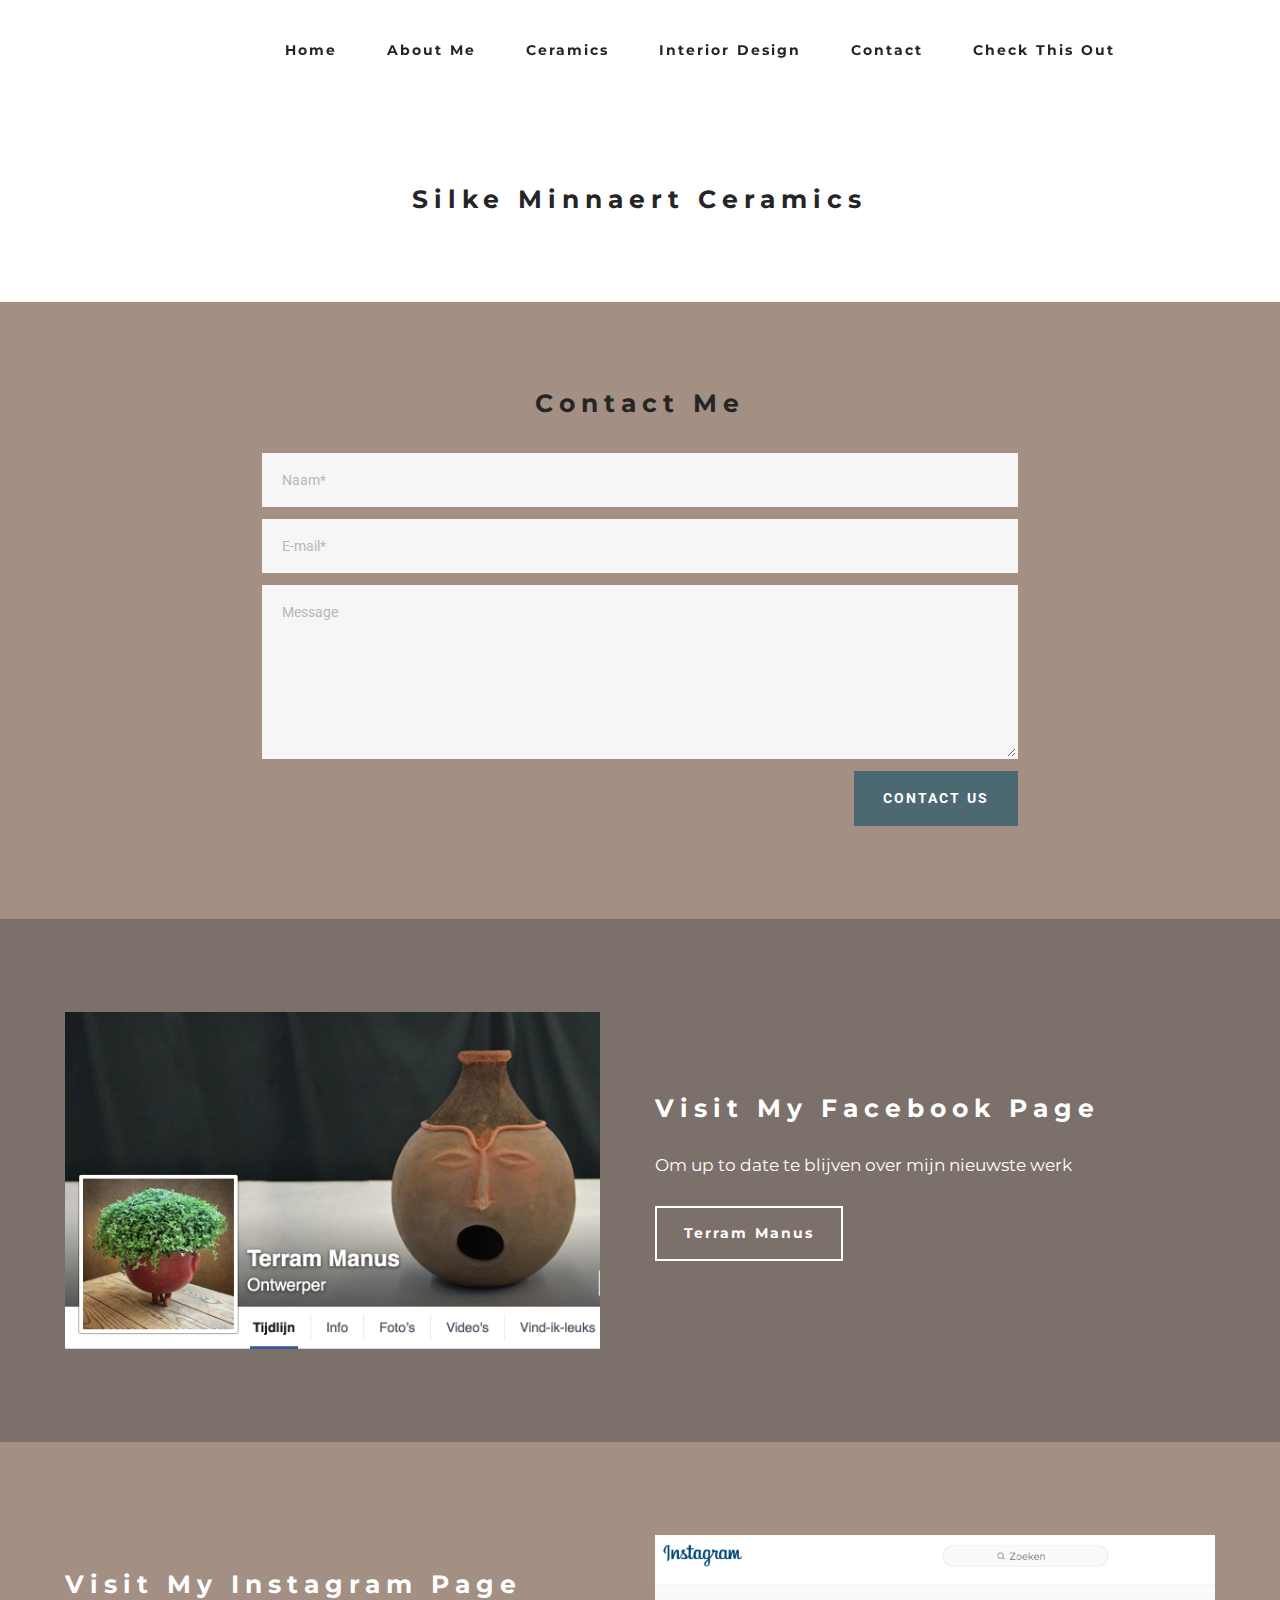
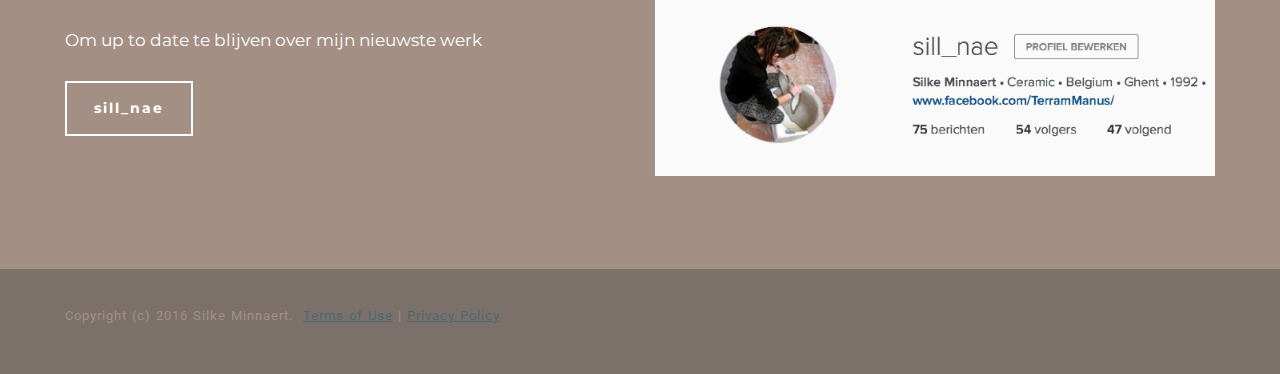
<file: Contact.html>
<!DOCTYPE html>
<html>
<head>
  <!-- Site made with Mobirise Website Builder v2.9, https://mobirise.com -->
  <meta charset="UTF-8">
  <meta http-equiv="X-UA-Compatible" content="IE=edge">
  <meta name="generator" content="Mobirise v2.9, mobirise.com">
  <meta name="viewport" content="width=device-width, initial-scale=1">
  <link rel="shortcut icon" href="assets/images/logo.png" type="image/x-icon">
  <meta name="description" content="keramiek, ceramic, clay, klei, handmade, artisan, SilkeMinnaert, TerramManus, pottery">
  
  <link rel="stylesheet" href="https://fonts.googleapis.com/css?family=Roboto:700,400&amp;subset=cyrillic,latin,greek,vietnamese">
  <link rel="stylesheet" href="assets/bootstrap/css/bootstrap.min.css">
  <link rel="stylesheet" href="assets/mobirise/css/style.css">
  <link rel="stylesheet" href="assets/mobirise/css/mbr-additional.css" type="text/css">
  
  
  
</head>
<body>

<!-- Google Analytics -->
<script>
  (function(i,s,o,g,r,a,m){i['GoogleAnalyticsObject']=r;i[r]=i[r]||function(){
  (i[r].q=i[r].q||[]).push(arguments)},i[r].l=1*new Date();a=s.createElement(o),
  m=s.getElementsByTagName(o)[0];a.async=1;a.src=g;m.parentNode.insertBefore(a,m)
  })(window,document,'script','//www.google-analytics.com/analytics.js','ga');

  ga('create', 'UA-74244146-1', 'auto');
  ga('send', 'pageview');

</script>
<!-- /Google Analytics -->


<section class="engine"><a rel="external" href="https://mobirise.com">Mobirise free website generator</a></section>
<section class="mbr-navbar mbr-navbar--freeze mbr-navbar--absolute mbr-navbar--transparent mbr-navbar--sticky mbr-navbar--auto-collapse" id="menu-4">
    <div class="mbr-navbar__section mbr-section">
        <div class="mbr-section__container container">
            <div class="mbr-navbar__container">
                
                <div class="mbr-navbar__hamburger mbr-hamburger text-white"><span class="mbr-hamburger__line"></span></div>
                <div class="mbr-navbar__column mbr-navbar__menu">
                    <nav class="mbr-navbar__menu-box mbr-navbar__menu-box--inline-right">
                        <div class="mbr-navbar__column"><ul class="mbr-navbar__items mbr-navbar__items--right mbr-buttons mbr-buttons--freeze mbr-buttons--right btn-decorator mbr-buttons--active mbr-buttons--only-links"> <li class="mbr-navbar__item"><a class="mbr-buttons__link btn text-black" href="index.html">Home</a></li> <li class="mbr-navbar__item"><a class="mbr-buttons__link btn text-black" href="About Me.html">About Me</a></li>    <li class="mbr-navbar__item"><a class="mbr-buttons__link btn text-black" href="Ceramic.html">Ceramics</a></li>  <li class="mbr-navbar__item"><a class="mbr-buttons__link btn text-black" href="interior design.html">Interior Design</a></li> <li class="mbr-navbar__item"><a class="mbr-buttons__link btn text-black" href="Contact.html">Contact</a></li> <li class="mbr-navbar__item"><a class="mbr-buttons__link btn text-black" href="Check this out.html">Check This Out</a></li>      <li class="mbr-navbar__item"><a class="mbr-buttons__link btn text-gray" href="https://mobirise.com"></a></li>   <li class="mbr-navbar__item"><a class="mbr-buttons__link btn text-gray" href="https://mobirise.com"></a></li>       </ul></div>
                        
                    </nav>
                </div>
            </div>
        </div>
    </div>
</section>

<section class="mbr-section mbr-after-navbar" id="header3-23">
    <div class="mbr-section__container container mbr-section__container--isolated">
        <div class="mbr-header mbr-header--wysiwyg row">
            <div class="col-sm-8 col-sm-offset-2">
                <h3 class="mbr-header__text">Silke Minnaert Ceramics</h3>
                
            </div>
        </div>
    </div>
</section>

<section class="mbr-section mbr-section--relative mbr-section--fixed-size" id="form1-25" style="background-color: rgb(163, 143, 132);">
    
    <div class="mbr-section__container mbr-section__container--std-padding container">
        <div class="row">
            <div class="col-sm-12">
                <div class="row">
                    <div class="col-sm-8 col-sm-offset-2" data-form-type="formoid">
                        <div class="mbr-header mbr-header--center mbr-header--std-padding">
                            <h2 class="mbr-header__text">Contact Me</h2>
                        </div>
                        <div data-form-alert="true">
                            <div class="hide" data-form-alert-success="true">Thanks for filling out form!</div>
                        </div>
                        <form action="https://mobirise.com/" method="post" data-form-title="Contact Me">
                            <input type="hidden" value="oD128l4QmfubG7CUPGt88K1Bl3itskUNnj4GXagWpVb2cBzA+m7lxguErmyKM4bbC0svDPKnbGI4bjcnFn5B0oZEtIuu2HlhucIm42a1Fk3b8zfg1frzyYevpjIVHjZ0" data-form-email="true">
                            <div class="form-group">
                                <input type="text" class="form-control" name="name" required="" placeholder="Naam*" data-form-field="Name">
                            </div>
                            <div class="form-group">
                                <input type="email" class="form-control" name="email" required="" placeholder="E-mail*" data-form-field="Email">
                            </div>
                            
                            <div class="form-group">
                                <textarea class="form-control" name="message" rows="7" placeholder="Message" data-form-field="Message"></textarea>
                            </div>
                            <div class="mbr-buttons mbr-buttons--right"><button type="submit" class="mbr-buttons__btn btn btn-lg btn-primary">CONTACT US</button></div>
                        </form>
                    </div>
                </div>
            </div>
        </div>
    </div>
</section>

<section class="mbr-section mbr-section--relative" id="msg-box4-30" style="background-color: rgb(124, 112, 107);">
    
    <div class="mbr-section__container mbr-section__container--isolated container">
        <div class="row">
            <div class="mbr-box mbr-box--fixed mbr-box--adapted">
                <div class="mbr-box__magnet mbr-box__magnet--top-right mbr-section__left col-sm-6">
                    <figure class="mbr-figure mbr-figure--adapted mbr-figure--caption-inside-bottom mbr-figure--full-width"><img class="mbr-figure__img" src="assets/images/schermafbeelding-2016-03-01-om-20-1134x716-56.png"></figure>
                </div>
                <div class="mbr-box__magnet mbr-class-mbr-box__magnet--center-left col-sm-6 mbr-section__right">
                    <div class="mbr-section__container mbr-section__container--middle">
                        <div class="mbr-header mbr-header--auto-align mbr-header--wysiwyg">
                            <h3 class="mbr-header__text">Visit My Facebook Page</h3>
                            
                        </div>
                    </div>
                    <div class="mbr-section__container mbr-section__container--middle">
                        <div class="mbr-article mbr-article--auto-align mbr-article--wysiwyg">Om up to date te blijven over mijn nieuwste werk</div>
                    </div>
                    <div class="mbr-section__container">
                        <div class="mbr-buttons mbr-buttons--auto-align btn-inverse"><a class="mbr-buttons__btn btn btn-lg btn-default" href="https://www.facebook.com/TerramManus/" target="_blank">Terram Manus</a></div>
                    </div>
                </div>
                
            </div>
        </div>
    </div>
</section>

<section class="mbr-section mbr-section--relative" id="msg-box4-31" style="background-color: rgb(163, 143, 132);">
    
    <div class="mbr-section__container mbr-section__container--isolated container">
        <div class="row">
            <div class="mbr-box mbr-box--fixed mbr-box--adapted">
                
                <div class="mbr-box__magnet mbr-class-mbr-box__magnet--center-left col-sm-6 mbr-section__left">
                    <div class="mbr-section__container mbr-section__container--middle">
                        <div class="mbr-header mbr-header--auto-align mbr-header--wysiwyg">
                            <h3 class="mbr-header__text">Visit My Instagram Page</h3>
                            
                        </div>
                    </div>
                    <div class="mbr-section__container mbr-section__container--middle">
                        <div class="mbr-article mbr-article--auto-align mbr-article--wysiwyg">Om up to date te blijven over mijn nieuwste werk</div>
                    </div>
                    <div class="mbr-section__container">
                        <div class="mbr-buttons mbr-buttons--auto-align btn-inverse"><a class="mbr-buttons__btn btn btn-lg btn-default" href="https://www.instagram.com/sill_nae/">sill_nae</a></div>
                    </div>
                </div>
                <div class="mbr-box__magnet mbr-box__magnet--top-left mbr-section__right col-sm-6">
                    <figure class="mbr-figure mbr-figure--adapted mbr-figure--caption-inside-bottom mbr-figure--full-width"><img class="mbr-figure__img" src="assets/images/schermafbeelding-2016-03-01-om-20-1458x626-62.png"></figure>
                </div>
            </div>
        </div>
    </div>
</section>

<footer class="mbr-section mbr-section--relative mbr-section--fixed-size" id="footer1-44" style="background-color: rgb(124, 112, 107);">
    
    <div class="mbr-section__container container">
        <div class="mbr-footer mbr-footer--wysiwyg row">
            <div class="col-sm-12">
                <p class="mbr-footer__copyright"></p><p>Copyright (c) 2016 Silke Minnaert. &nbsp;<a class="mbr-footer__link text-primary" href="https://mobirise.com/">Terms of Use</a>  | <a href="Copyright.html">Privacy Policy</a></p><p></p>
            </div>
        </div>
    </div>
</footer>


  <script src="assets/web/assets/jquery/jquery.min.js"></script>
  <script src="assets/bootstrap/js/bootstrap.min.js"></script>
  <script src="assets/smooth-scroll/SmoothScroll.js"></script>
  <!--[if lte IE 9]>
    <script src="assets/jquery-placeholder/jquery.placeholder.min.js"></script>
  <![endif]-->
  <script src="assets/mobirise/js/script.js"></script>
  <script src="assets/formoid/formoid.min.js"></script>
  
  
</body>
</html>
</file>
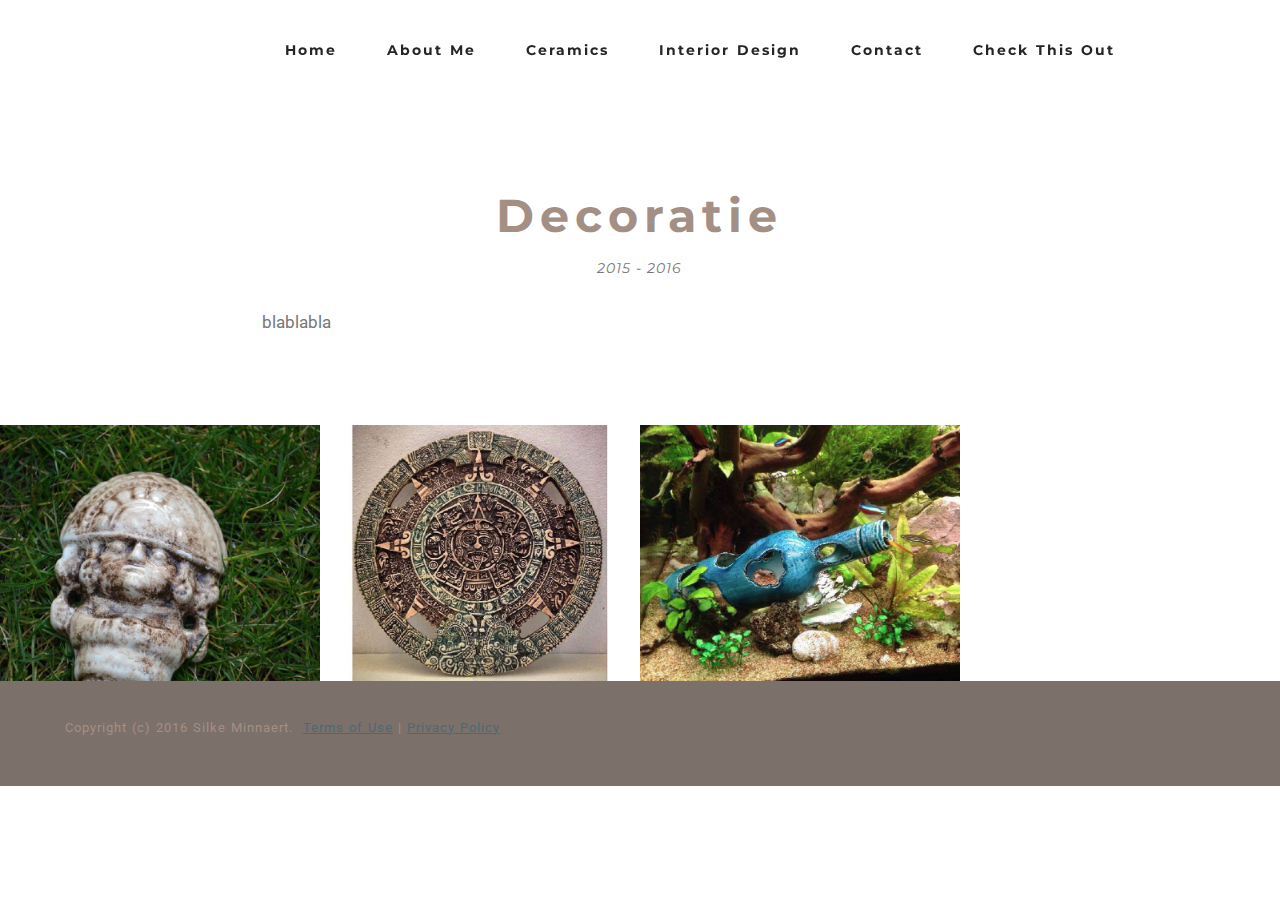
<file: Decoratie.html>
<!DOCTYPE html>
<html>
<head>
  <!-- Site made with Mobirise Website Builder v2.9, https://mobirise.com -->
  <meta charset="UTF-8">
  <meta http-equiv="X-UA-Compatible" content="IE=edge">
  <meta name="generator" content="Mobirise v2.9, mobirise.com">
  <meta name="viewport" content="width=device-width, initial-scale=1">
  <link rel="shortcut icon" href="assets/images/logo.png" type="image/x-icon">
  <meta name="description" content="decoratie, decoration, klei, clay, handmade, artisan, SilkeMinnaert, TerramManus, keramiek, ceramic">
  
  <link rel="stylesheet" href="https://fonts.googleapis.com/css?family=Roboto:700,400&amp;subset=cyrillic,latin,greek,vietnamese">
  <link rel="stylesheet" href="assets/bootstrap/css/bootstrap.min.css">
  <link rel="stylesheet" href="assets/mobirise/css/style.css">
  <link rel="stylesheet" href="assets/mobirise-gallery/style.css">
  <link rel="stylesheet" href="assets/mobirise-slider/style.css">
  <link rel="stylesheet" href="assets/mobirise/css/mbr-additional.css" type="text/css">
  
  
  
</head>
<body>

<!-- Google Analytics -->
<script>
  (function(i,s,o,g,r,a,m){i['GoogleAnalyticsObject']=r;i[r]=i[r]||function(){
  (i[r].q=i[r].q||[]).push(arguments)},i[r].l=1*new Date();a=s.createElement(o),
  m=s.getElementsByTagName(o)[0];a.async=1;a.src=g;m.parentNode.insertBefore(a,m)
  })(window,document,'script','//www.google-analytics.com/analytics.js','ga');

  ga('create', 'UA-74244146-1', 'auto');
  ga('send', 'pageview');

</script>
<!-- /Google Analytics -->


<section class="engine"><a rel="external" href="https://mobirise.com">Mobirise best website builder</a></section>
<section class="mbr-navbar mbr-navbar--freeze mbr-navbar--absolute mbr-navbar--transparent mbr-navbar--sticky mbr-navbar--auto-collapse" id="menu-4">
    <div class="mbr-navbar__section mbr-section">
        <div class="mbr-section__container container">
            <div class="mbr-navbar__container">
                
                <div class="mbr-navbar__hamburger mbr-hamburger text-white"><span class="mbr-hamburger__line"></span></div>
                <div class="mbr-navbar__column mbr-navbar__menu">
                    <nav class="mbr-navbar__menu-box mbr-navbar__menu-box--inline-right">
                        <div class="mbr-navbar__column"><ul class="mbr-navbar__items mbr-navbar__items--right mbr-buttons mbr-buttons--freeze mbr-buttons--right btn-decorator mbr-buttons--active mbr-buttons--only-links"> <li class="mbr-navbar__item"><a class="mbr-buttons__link btn text-black" href="index.html">Home</a></li> <li class="mbr-navbar__item"><a class="mbr-buttons__link btn text-black" href="About Me.html">About Me</a></li>    <li class="mbr-navbar__item"><a class="mbr-buttons__link btn text-black" href="Ceramic.html">Ceramics</a></li>  <li class="mbr-navbar__item"><a class="mbr-buttons__link btn text-black" href="interior design.html">Interior Design</a></li> <li class="mbr-navbar__item"><a class="mbr-buttons__link btn text-black" href="Contact.html">Contact</a></li> <li class="mbr-navbar__item"><a class="mbr-buttons__link btn text-black" href="Check this out.html">Check This Out</a></li>      <li class="mbr-navbar__item"><a class="mbr-buttons__link btn text-gray" href="https://mobirise.com"></a></li>   <li class="mbr-navbar__item"><a class="mbr-buttons__link btn text-gray" href="https://mobirise.com"></a></li>       </ul></div>
                        
                    </nav>
                </div>
            </div>
        </div>
    </div>
</section>

<section class="mbr-section mbr-after-navbar" id="header3-40">
    <div class="mbr-section__container container mbr-section__container--first">
        <div class="mbr-header mbr-header--wysiwyg row">
            <div class="col-sm-8 col-sm-offset-2">
                <h3 class="mbr-header__text">Decoratie</h3>
                <p class="mbr-header__subtext">2015 - 2016</p>
            </div>
        </div>
    </div>
</section>

<section class="mbr-section" id="content1-41">
    <div class="mbr-section__container container mbr-section__container--last">
        <div class="row">
            <div class="mbr-article mbr-article--wysiwyg col-sm-8 col-sm-offset-2"><p>blablabla</p></div>
        </div>
    </div>
</section>

<section class="mbr-gallery mbr-section mbr-section--no-padding" id="gallery1-42" style="background-color: rgb(255, 255, 255);">
    <!-- Gallery -->
    <div class=" mbr-gallery-layout-default">
        <div>
            <div class="row mbr-gallery-row no-gutter">
                <div class="col-lg-3 col-md-4 col-sm-6 col-xs-12 mbr-gallery-item">
                    <a href="#lb-gallery1-42" data-slide-to="0" data-toggle="modal">
                        <img alt="" src="assets/images/schermafbeelding-2016-03-09-om-14-944x754-87-944x754-35.jpg">
                        <span class="icon glyphicon glyphicon-zoom-in"></span>
                    </a>
                </div><div class="col-lg-3 col-md-4 col-sm-6 col-xs-12 mbr-gallery-item">
                    <a href="#lb-gallery1-42" data-slide-to="1" data-toggle="modal">
                        <img alt="" src="assets/images/xvsd-944x754-41-944x754-95.jpg">
                        <span class="icon glyphicon glyphicon-zoom-in"></span>
                    </a>
                </div><div class="col-lg-3 col-md-4 col-sm-6 col-xs-12 mbr-gallery-item">
                    <a href="#lb-gallery1-42" data-slide-to="2" data-toggle="modal">
                        <img alt="" src="assets/images/dfqq-944x754-53-944x754-73.jpg">
                        <span class="icon glyphicon glyphicon-zoom-in"></span>
                    </a>
                </div>
            </div>
        </div>
        <div class="clearfix"></div>
    </div>

    <!-- Lightbox -->
    <div data-app-prevent-settings="" class="mbr-slider modal fade carousel slide" tabindex="-1" data-keyboard="true" data-interval="false" id="lb-gallery1-42">
        <div class="modal-dialog">
            <div class="modal-content">
                <div class="modal-body">
                    <ol class="carousel-indicators">
                        <li data-app-prevent-settings="" data-target="#lb-gallery1-42" data-slide-to="0"></li><li data-app-prevent-settings="" data-target="#lb-gallery1-42" data-slide-to="1"></li><li data-app-prevent-settings="" data-target="#lb-gallery1-42" class=" active" data-slide-to="2"></li>
                    </ol>
                    <div class="carousel-inner">
                        <div class="item">
                            <img alt="" src="assets/images/schermafbeelding-2016-03-09-om-14-944x754-87.jpg">
                        </div><div class="item">
                            <img alt="" src="assets/images/xvsd-944x754-41.jpg">
                        </div><div class="item active">
                            <img alt="" src="assets/images/dfqq-944x754-53.jpg">
                        </div>
                    </div>
                    <a class="left carousel-control" role="button" data-slide="prev" href="#lb-gallery1-42">
                        <span class="glyphicon glyphicon-menu-left" aria-hidden="true"></span>
                        <span class="sr-only">Previous</span>
                    </a>
                    <a class="right carousel-control" role="button" data-slide="next" href="#lb-gallery1-42">
                        <span class="glyphicon glyphicon-menu-right" aria-hidden="true"></span>
                        <span class="sr-only">Next</span>
                    </a>

                    <a class="close" href="#" role="button" data-dismiss="modal">
                        <span class="glyphicon glyphicon-remove" aria-hidden="true"></span>
                        <span class="sr-only">Close</span>
                    </a>
                </div>
            </div>
        </div>
    </div>
</section>

<footer class="mbr-section mbr-section--relative mbr-section--fixed-size" id="footer1-44" style="background-color: rgb(124, 112, 107);">
    
    <div class="mbr-section__container container">
        <div class="mbr-footer mbr-footer--wysiwyg row">
            <div class="col-sm-12">
                <p class="mbr-footer__copyright"></p><p>Copyright (c) 2016 Silke Minnaert. &nbsp;<a class="mbr-footer__link text-primary" href="https://mobirise.com/">Terms of Use</a>  | <a href="Copyright.html">Privacy Policy</a></p><p></p>
            </div>
        </div>
    </div>
</footer>


  <script src="assets/web/assets/jquery/jquery.min.js"></script>
  <script src="assets/bootstrap/js/bootstrap.min.js"></script>
  <script src="assets/smooth-scroll/SmoothScroll.js"></script>
  <script src="assets/masonry/masonry.pkgd.min.js"></script>
  <script src="assets/imagesloaded/imagesloaded.pkgd.min.js"></script>
  <script src="assets/bootstrap-carousel-swipe/bootstrap-carousel-swipe.js"></script>
  <script src="assets/mobirise/js/script.js"></script>
  <script src="assets/mobirise-gallery/script.js"></script>
  
  
</body>
</html>
</file>
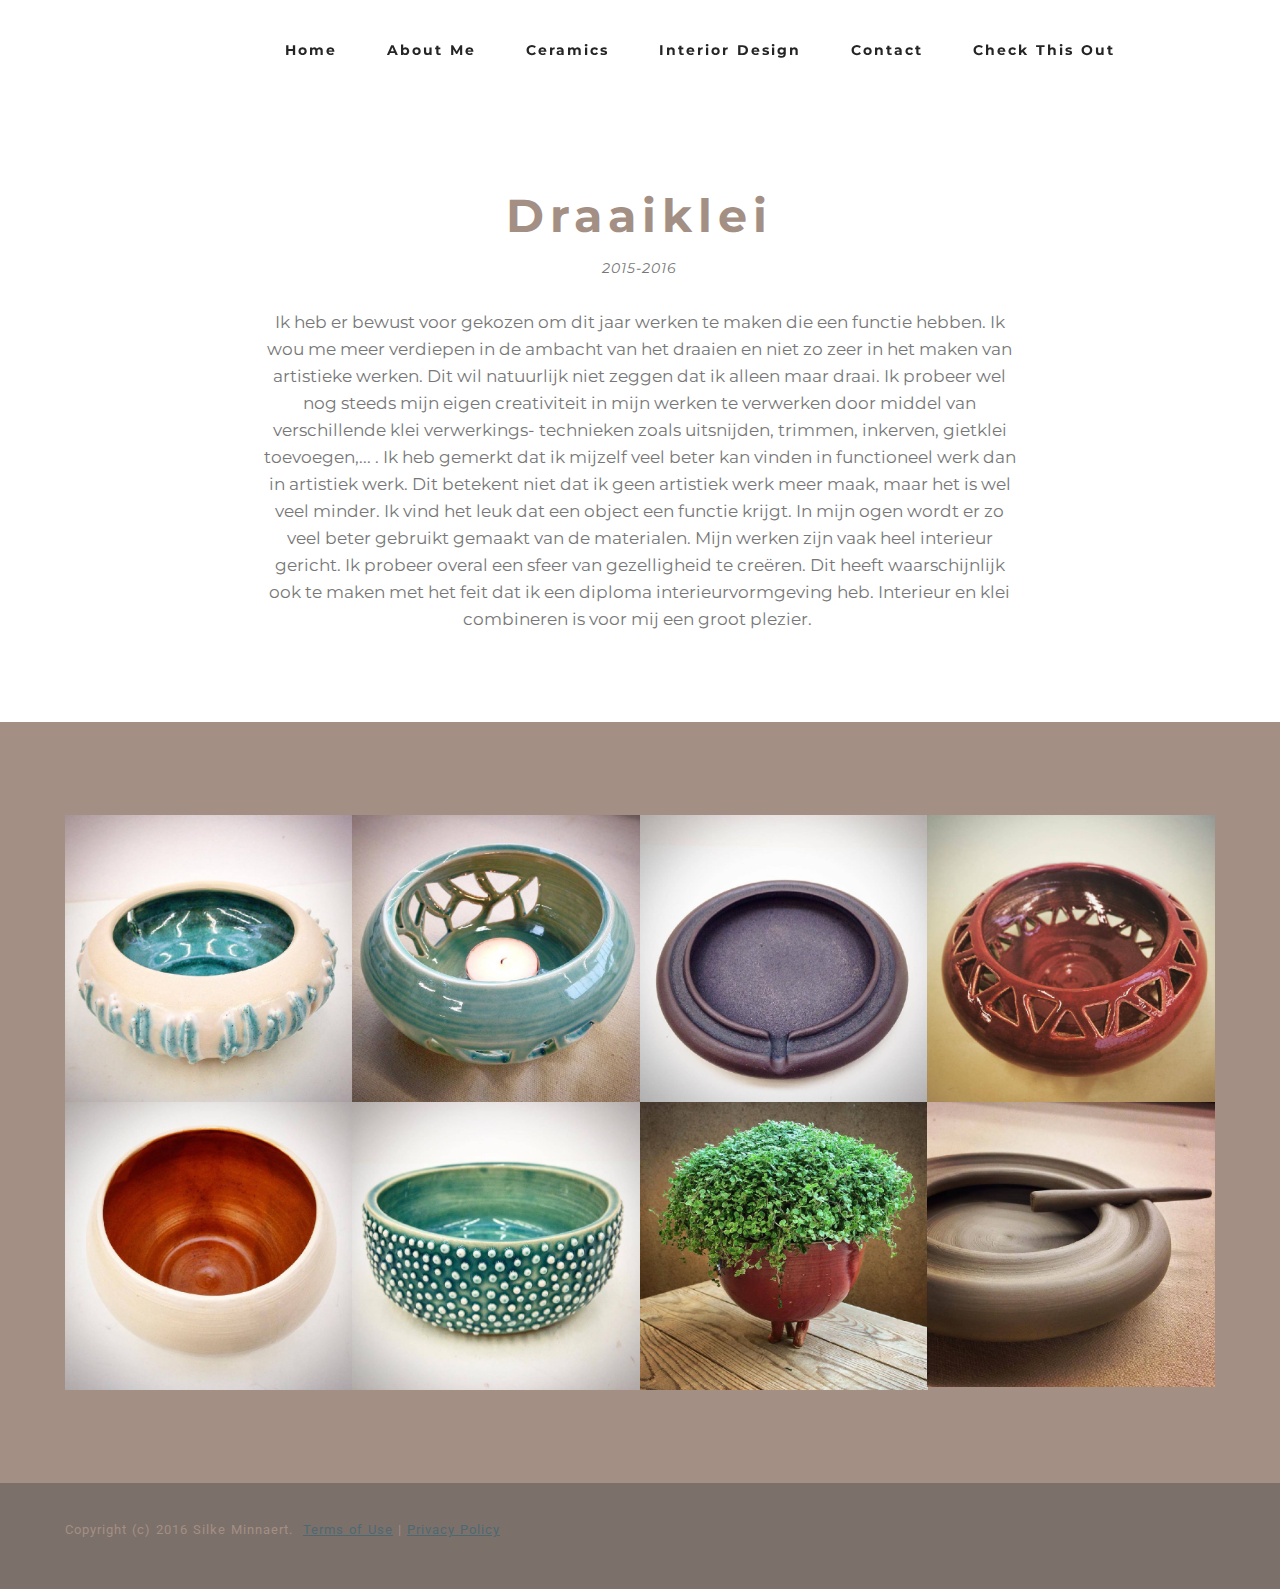
<file: draaiklei.html>
<!DOCTYPE html>
<html>
<head>
  <!-- Site made with Mobirise Website Builder v2.9, https://mobirise.com -->
  <meta charset="UTF-8">
  <meta http-equiv="X-UA-Compatible" content="IE=edge">
  <meta name="generator" content="Mobirise v2.9, mobirise.com">
  <meta name="viewport" content="width=device-width, initial-scale=1">
  <link rel="shortcut icon" href="assets/images/logo.png" type="image/x-icon">
  <meta name="description" content="">
  
  <link rel="stylesheet" href="https://fonts.googleapis.com/css?family=Roboto:700,400&amp;subset=cyrillic,latin,greek,vietnamese">
  <link rel="stylesheet" href="assets/bootstrap/css/bootstrap.min.css">
  <link rel="stylesheet" href="assets/mobirise/css/style.css">
  <link rel="stylesheet" href="assets/mobirise-gallery/style.css">
  <link rel="stylesheet" href="assets/mobirise-slider/style.css">
  <link rel="stylesheet" href="assets/mobirise/css/mbr-additional.css" type="text/css">
  
  
  
</head>
<body>

<!-- Google Analytics -->
<script>
  (function(i,s,o,g,r,a,m){i['GoogleAnalyticsObject']=r;i[r]=i[r]||function(){
  (i[r].q=i[r].q||[]).push(arguments)},i[r].l=1*new Date();a=s.createElement(o),
  m=s.getElementsByTagName(o)[0];a.async=1;a.src=g;m.parentNode.insertBefore(a,m)
  })(window,document,'script','//www.google-analytics.com/analytics.js','ga');

  ga('create', 'UA-74244146-1', 'auto');
  ga('send', 'pageview');

</script>
<!-- /Google Analytics -->


<section class="engine"><a rel="external" href="https://mobirise.com">Mobirise bootstrap layout builder</a></section>
<section class="mbr-navbar mbr-navbar--freeze mbr-navbar--absolute mbr-navbar--transparent mbr-navbar--sticky mbr-navbar--auto-collapse" id="menu-4">
    <div class="mbr-navbar__section mbr-section">
        <div class="mbr-section__container container">
            <div class="mbr-navbar__container">
                
                <div class="mbr-navbar__hamburger mbr-hamburger text-white"><span class="mbr-hamburger__line"></span></div>
                <div class="mbr-navbar__column mbr-navbar__menu">
                    <nav class="mbr-navbar__menu-box mbr-navbar__menu-box--inline-right">
                        <div class="mbr-navbar__column"><ul class="mbr-navbar__items mbr-navbar__items--right mbr-buttons mbr-buttons--freeze mbr-buttons--right btn-decorator mbr-buttons--active mbr-buttons--only-links"> <li class="mbr-navbar__item"><a class="mbr-buttons__link btn text-black" href="index.html">Home</a></li> <li class="mbr-navbar__item"><a class="mbr-buttons__link btn text-black" href="About Me.html">About Me</a></li>    <li class="mbr-navbar__item"><a class="mbr-buttons__link btn text-black" href="Ceramic.html">Ceramics</a></li>  <li class="mbr-navbar__item"><a class="mbr-buttons__link btn text-black" href="interior design.html">Interior Design</a></li> <li class="mbr-navbar__item"><a class="mbr-buttons__link btn text-black" href="Contact.html">Contact</a></li> <li class="mbr-navbar__item"><a class="mbr-buttons__link btn text-black" href="Check this out.html">Check This Out</a></li>      <li class="mbr-navbar__item"><a class="mbr-buttons__link btn text-gray" href="https://mobirise.com"></a></li>   <li class="mbr-navbar__item"><a class="mbr-buttons__link btn text-gray" href="https://mobirise.com"></a></li>       </ul></div>
                        
                    </nav>
                </div>
            </div>
        </div>
    </div>
</section>

<section class="mbr-section mbr-after-navbar" id="header3-62">
    <div class="mbr-section__container container mbr-section__container--first">
        <div class="mbr-header mbr-header--wysiwyg row">
            <div class="col-sm-8 col-sm-offset-2">
                <h3 class="mbr-header__text">Draaiklei</h3>
                <p class="mbr-header__subtext">2015-2016</p>
            </div>
        </div>
    </div>
</section>

<section class="mbr-section" id="content1-63">
    <div class="mbr-section__container container mbr-section__container--last">
        <div class="row">
            <div class="mbr-article mbr-article--wysiwyg col-sm-8 col-sm-offset-2"><p>Ik heb er bewust voor gekozen om dit jaar werken te maken die een functie hebben. Ik wou me meer verdiepen in de ambacht van het draaien en niet zo zeer in het maken van artistieke werken. Dit wil natuurlijk niet zeggen dat ik alleen maar draai. Ik probeer wel nog steeds mijn eigen creativiteit in mijn werken te verwerken door middel van verschillende klei verwerkings- technieken zoals uitsnijden, trimmen, inkerven, gietklei toevoegen,... . Ik heb gemerkt dat ik mijzelf veel beter kan vinden in functioneel werk dan in artistiek werk. Dit betekent niet dat ik geen artistiek werk meer maak, maar het is wel veel minder. Ik vind het leuk dat een object een functie krijgt. In mijn ogen wordt er zo veel beter gebruikt gemaakt van de materialen. Mijn werken zijn vaak heel interieur gericht. Ik probeer overal een sfeer van gezelligheid te creëren. Dit heeft waarschijnlijk ook te maken met het feit dat ik een diploma interieurvormgeving heb. Interieur en klei combineren is voor mij een groot plezier.&nbsp;</p></div>
        </div>
    </div>
</section>

<section class="mbr-gallery mbr-section mbr-section--no-padding" id="gallery1-65" style="background-color: rgb(163, 143, 132);">
    <!-- Gallery -->
    <div class=" container mbr-gallery-layout-default">
        <div>
            <div class="row mbr-gallery-row no-gutter">
                <div class="col-lg-3 col-md-4 col-sm-6 col-xs-12 mbr-gallery-item">
                    <a href="#lb-gallery1-65" data-slide-to="0" data-toggle="modal">
                        <img alt="" src="assets/images/944908-1648128378771123-6392223679716999250-n-960x960-2-960x960-59.jpg">
                        <span class="icon glyphicon glyphicon-zoom-in"></span>
                    </a>
                </div><div class="col-lg-3 col-md-4 col-sm-6 col-xs-12 mbr-gallery-item">
                    <a href="#lb-gallery1-65" data-slide-to="1" data-toggle="modal">
                        <img alt="" src="assets/images/10606597-1641509619432999-1182474071415203212-n-960x960-7-960x960-87.jpg">
                        <span class="icon glyphicon glyphicon-zoom-in"></span>
                    </a>
                </div><div class="col-lg-3 col-md-4 col-sm-6 col-xs-12 mbr-gallery-item">
                    <a href="#lb-gallery1-65" data-slide-to="2" data-toggle="modal">
                        <img alt="" src="assets/images/12376487-1648128308771130-1007099648409899046-n-960x960-4-960x960-29.jpg">
                        <span class="icon glyphicon glyphicon-zoom-in"></span>
                    </a>
                </div><div class="col-lg-3 col-md-4 col-sm-6 col-xs-12 mbr-gallery-item">
                    <a href="#lb-gallery1-65" data-slide-to="3" data-toggle="modal">
                        <img alt="" src="assets/images/12249976-1637596479824313-383944231499726497-n-960x960-90-960x960-58.jpg">
                        <span class="icon glyphicon glyphicon-zoom-in"></span>
                    </a>
                </div><div class="col-lg-3 col-md-4 col-sm-6 col-xs-12 mbr-gallery-item">
                    <a href="#lb-gallery1-65" data-slide-to="4" data-toggle="modal">
                        <img alt="" src="assets/images/12301479-1641182996132328-4722412115066039438-n-960x960-30-960x960-59.jpg">
                        <span class="icon glyphicon glyphicon-zoom-in"></span>
                    </a>
                </div><div class="col-lg-3 col-md-4 col-sm-6 col-xs-12 mbr-gallery-item">
                    <a href="#lb-gallery1-65" data-slide-to="5" data-toggle="modal">
                        <img alt="" src="assets/images/12308823-1641422976108330-7241097375498108091-n-960x960-63-960x960-64.jpg">
                        <span class="icon glyphicon glyphicon-zoom-in"></span>
                    </a>
                </div><div class="col-lg-3 col-md-4 col-sm-6 col-xs-12 mbr-gallery-item">
                    <a href="#lb-gallery1-65" data-slide-to="6" data-toggle="modal">
                        <img alt="" src="assets/images/12294732-1639429916307636-7014052059183475725-n-960x960-51-960x960-20.jpg">
                        <span class="icon glyphicon glyphicon-zoom-in"></span>
                    </a>
                </div><div class="col-lg-3 col-md-4 col-sm-6 col-xs-12 mbr-gallery-item">
                    <a href="#lb-gallery1-65" data-slide-to="7" data-toggle="modal">
                        <img alt="" src="assets/images/12243404-1636756786574949-716351192362797715-n-960x953-62-960x953-33.jpg">
                        <span class="icon glyphicon glyphicon-zoom-in"></span>
                    </a>
                </div>
            </div>
        </div>
        <div class="clearfix"></div>
    </div>

    <!-- Lightbox -->
    <div data-app-prevent-settings="" class="mbr-slider modal fade carousel slide" tabindex="-1" data-keyboard="true" data-interval="false" id="lb-gallery1-65">
        <div class="modal-dialog">
            <div class="modal-content">
                <div class="modal-body">
                    <ol class="carousel-indicators">
                        <li data-app-prevent-settings="" data-target="#lb-gallery1-65" data-slide-to="0"></li><li data-app-prevent-settings="" data-target="#lb-gallery1-65" data-slide-to="1"></li><li data-app-prevent-settings="" data-target="#lb-gallery1-65" data-slide-to="2"></li><li data-app-prevent-settings="" data-target="#lb-gallery1-65" class=" active" data-slide-to="3"></li><li data-app-prevent-settings="" data-target="#lb-gallery1-65" data-slide-to="4"></li><li data-app-prevent-settings="" data-target="#lb-gallery1-65" data-slide-to="5"></li><li data-app-prevent-settings="" data-target="#lb-gallery1-65" data-slide-to="6"></li><li data-app-prevent-settings="" data-target="#lb-gallery1-65" data-slide-to="7"></li>
                    </ol>
                    <div class="carousel-inner">
                        <div class="item">
                            <img alt="" src="assets/images/944908-1648128378771123-6392223679716999250-n-960x960-2.jpg">
                        </div><div class="item">
                            <img alt="" src="assets/images/10606597-1641509619432999-1182474071415203212-n-960x960-7.jpg">
                        </div><div class="item">
                            <img alt="" src="assets/images/12376487-1648128308771130-1007099648409899046-n-960x960-4.jpg">
                        </div><div class="item active">
                            <img alt="" src="assets/images/12249976-1637596479824313-383944231499726497-n-960x960-90.jpg">
                        </div><div class="item">
                            <img alt="" src="assets/images/12301479-1641182996132328-4722412115066039438-n-960x960-30.jpg">
                        </div><div class="item">
                            <img alt="" src="assets/images/12308823-1641422976108330-7241097375498108091-n-960x960-63.jpg">
                        </div><div class="item">
                            <img alt="" src="assets/images/12294732-1639429916307636-7014052059183475725-n-960x960-51.jpg">
                        </div><div class="item">
                            <img alt="" src="assets/images/12243404-1636756786574949-716351192362797715-n-960x953-62.jpg">
                        </div>
                    </div>
                    <a class="left carousel-control" role="button" data-slide="prev" href="#lb-gallery1-65">
                        <span class="glyphicon glyphicon-menu-left" aria-hidden="true"></span>
                        <span class="sr-only">Previous</span>
                    </a>
                    <a class="right carousel-control" role="button" data-slide="next" href="#lb-gallery1-65">
                        <span class="glyphicon glyphicon-menu-right" aria-hidden="true"></span>
                        <span class="sr-only">Next</span>
                    </a>

                    <a class="close" href="#" role="button" data-dismiss="modal">
                        <span class="glyphicon glyphicon-remove" aria-hidden="true"></span>
                        <span class="sr-only">Close</span>
                    </a>
                </div>
            </div>
        </div>
    </div>
</section>

<footer class="mbr-section mbr-section--relative mbr-section--fixed-size" id="footer1-44" style="background-color: rgb(124, 112, 107);">
    
    <div class="mbr-section__container container">
        <div class="mbr-footer mbr-footer--wysiwyg row">
            <div class="col-sm-12">
                <p class="mbr-footer__copyright"></p><p>Copyright (c) 2016 Silke Minnaert. &nbsp;<a class="mbr-footer__link text-primary" href="https://mobirise.com/">Terms of Use</a>  | <a href="Copyright.html">Privacy Policy</a></p><p></p>
            </div>
        </div>
    </div>
</footer>


  <script src="assets/web/assets/jquery/jquery.min.js"></script>
  <script src="assets/bootstrap/js/bootstrap.min.js"></script>
  <script src="assets/smooth-scroll/SmoothScroll.js"></script>
  <script src="assets/masonry/masonry.pkgd.min.js"></script>
  <script src="assets/imagesloaded/imagesloaded.pkgd.min.js"></script>
  <script src="assets/bootstrap-carousel-swipe/bootstrap-carousel-swipe.js"></script>
  <script src="assets/mobirise/js/script.js"></script>
  <script src="assets/mobirise-gallery/script.js"></script>
  
  
</body>
</html>
</file>
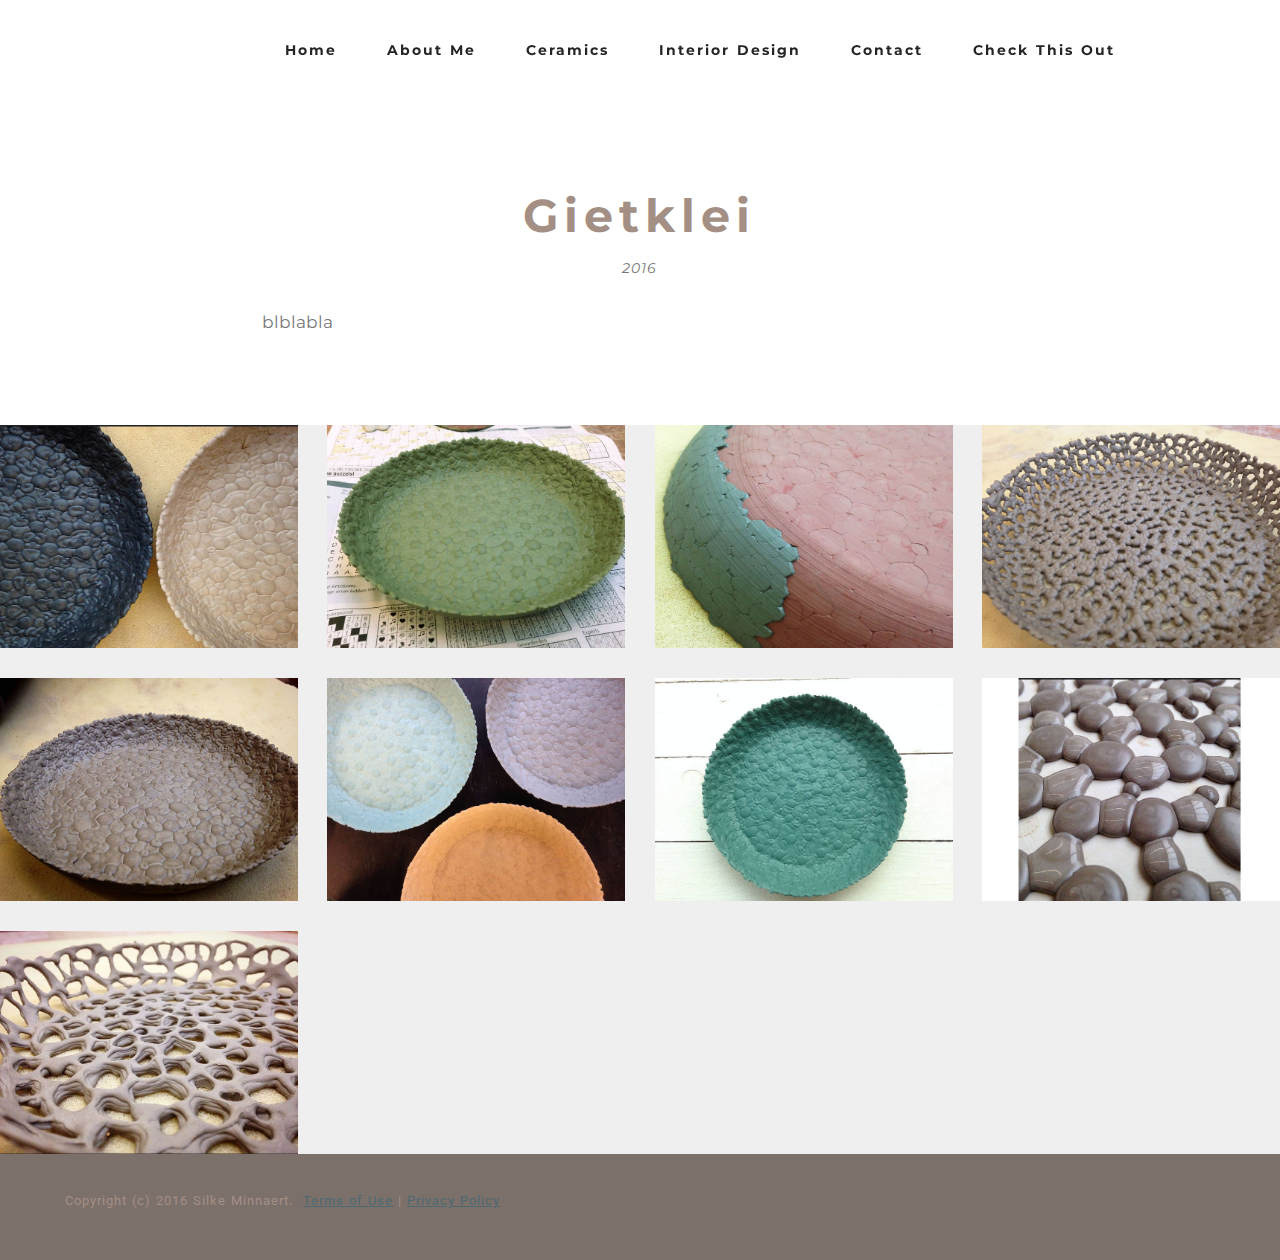
<file: Gietklei.html>
<!DOCTYPE html>
<html>
<head>
  <!-- Site made with Mobirise Website Builder v2.9, https://mobirise.com -->
  <meta charset="UTF-8">
  <meta http-equiv="X-UA-Compatible" content="IE=edge">
  <meta name="generator" content="Mobirise v2.9, mobirise.com">
  <meta name="viewport" content="width=device-width, initial-scale=1">
  <link rel="shortcut icon" href="assets/images/logo.png" type="image/x-icon">
  <meta name="description" content="">
  
  <link rel="stylesheet" href="https://fonts.googleapis.com/css?family=Roboto:700,400&amp;subset=cyrillic,latin,greek,vietnamese">
  <link rel="stylesheet" href="assets/bootstrap/css/bootstrap.min.css">
  <link rel="stylesheet" href="assets/mobirise/css/style.css">
  <link rel="stylesheet" href="assets/mobirise-gallery/style.css">
  <link rel="stylesheet" href="assets/mobirise-slider/style.css">
  <link rel="stylesheet" href="assets/mobirise/css/mbr-additional.css" type="text/css">
  
  
  
</head>
<body>

<!-- Google Analytics -->
<script>
  (function(i,s,o,g,r,a,m){i['GoogleAnalyticsObject']=r;i[r]=i[r]||function(){
  (i[r].q=i[r].q||[]).push(arguments)},i[r].l=1*new Date();a=s.createElement(o),
  m=s.getElementsByTagName(o)[0];a.async=1;a.src=g;m.parentNode.insertBefore(a,m)
  })(window,document,'script','//www.google-analytics.com/analytics.js','ga');

  ga('create', 'UA-74244146-1', 'auto');
  ga('send', 'pageview');

</script>
<!-- /Google Analytics -->


<section class="engine"><a rel="external" href="https://mobirise.com">Mobirise website maker free</a></section>
<section class="mbr-navbar mbr-navbar--freeze mbr-navbar--absolute mbr-navbar--transparent mbr-navbar--sticky mbr-navbar--auto-collapse" id="menu-4">
    <div class="mbr-navbar__section mbr-section">
        <div class="mbr-section__container container">
            <div class="mbr-navbar__container">
                
                <div class="mbr-navbar__hamburger mbr-hamburger text-white"><span class="mbr-hamburger__line"></span></div>
                <div class="mbr-navbar__column mbr-navbar__menu">
                    <nav class="mbr-navbar__menu-box mbr-navbar__menu-box--inline-right">
                        <div class="mbr-navbar__column"><ul class="mbr-navbar__items mbr-navbar__items--right mbr-buttons mbr-buttons--freeze mbr-buttons--right btn-decorator mbr-buttons--active mbr-buttons--only-links"> <li class="mbr-navbar__item"><a class="mbr-buttons__link btn text-black" href="index.html">Home</a></li> <li class="mbr-navbar__item"><a class="mbr-buttons__link btn text-black" href="About Me.html">About Me</a></li>    <li class="mbr-navbar__item"><a class="mbr-buttons__link btn text-black" href="Ceramic.html">Ceramics</a></li>  <li class="mbr-navbar__item"><a class="mbr-buttons__link btn text-black" href="interior design.html">Interior Design</a></li> <li class="mbr-navbar__item"><a class="mbr-buttons__link btn text-black" href="Contact.html">Contact</a></li> <li class="mbr-navbar__item"><a class="mbr-buttons__link btn text-black" href="Check this out.html">Check This Out</a></li>      <li class="mbr-navbar__item"><a class="mbr-buttons__link btn text-gray" href="https://mobirise.com"></a></li>   <li class="mbr-navbar__item"><a class="mbr-buttons__link btn text-gray" href="https://mobirise.com"></a></li>       </ul></div>
                        
                    </nav>
                </div>
            </div>
        </div>
    </div>
</section>

<section class="mbr-section mbr-after-navbar" id="header3-67">
    <div class="mbr-section__container container mbr-section__container--first">
        <div class="mbr-header mbr-header--wysiwyg row">
            <div class="col-sm-8 col-sm-offset-2">
                <h3 class="mbr-header__text">Gietklei</h3>
                <p class="mbr-header__subtext">2016</p>
            </div>
        </div>
    </div>
</section>

<section class="mbr-section" id="content1-68">
    <div class="mbr-section__container container mbr-section__container--last">
        <div class="row">
            <div class="mbr-article mbr-article--wysiwyg col-sm-8 col-sm-offset-2"><p>blblabla</p></div>
        </div>
    </div>
</section>

<section class="mbr-gallery mbr-section mbr-section--no-padding" id="gallery1-69" style="background-color: rgb(239, 239, 239);">
    <!-- Gallery -->
    <div class=" mbr-gallery-layout-default">
        <div>
            <div class="row mbr-gallery-row">
                <div class="col-lg-3 col-md-4 col-sm-6 col-xs-12 mbr-gallery-item">
                    <a href="#lb-gallery1-69" data-slide-to="0" data-toggle="modal">
                        <img alt="" src="assets/images/cdc-3264x2448-32-2000x1500-98.jpg">
                        <span class="icon glyphicon glyphicon-zoom-in"></span>
                    </a>
                </div><div class="col-lg-3 col-md-4 col-sm-6 col-xs-12 mbr-gallery-item">
                    <a href="#lb-gallery1-69" data-slide-to="1" data-toggle="modal">
                        <img alt="" src="assets/images/cqsc-3264x2448-6-2000x1500-8.jpg">
                        <span class="icon glyphicon glyphicon-zoom-in"></span>
                    </a>
                </div><div class="col-lg-3 col-md-4 col-sm-6 col-xs-12 mbr-gallery-item">
                    <a href="#lb-gallery1-69" data-slide-to="2" data-toggle="modal">
                        <img alt="" src="assets/images/dsv-3264x2448-71-2000x1500-49.jpg">
                        <span class="icon glyphicon glyphicon-zoom-in"></span>
                    </a>
                </div><div class="col-lg-3 col-md-4 col-sm-6 col-xs-12 mbr-gallery-item">
                    <a href="#lb-gallery1-69" data-slide-to="3" data-toggle="modal">
                        <img alt="" src="assets/images/sqcqsc-3264x2448-26-2000x1500-82.jpg">
                        <span class="icon glyphicon glyphicon-zoom-in"></span>
                    </a>
                </div><div class="col-lg-3 col-md-4 col-sm-6 col-xs-12 mbr-gallery-item">
                    <a href="#lb-gallery1-69" data-slide-to="4" data-toggle="modal">
                        <img alt="" src="assets/images/q-qcs-3264x2448-99-2000x1500-4.jpg">
                        <span class="icon glyphicon glyphicon-zoom-in"></span>
                    </a>
                </div><div class="col-lg-3 col-md-4 col-sm-6 col-xs-12 mbr-gallery-item">
                    <a href="#lb-gallery1-69" data-slide-to="5" data-toggle="modal">
                        <img alt="" src="assets/images/sqc-3264x2448-74-2000x1500-11.jpg">
                        <span class="icon glyphicon glyphicon-zoom-in"></span>
                    </a>
                </div><div class="col-lg-3 col-md-4 col-sm-6 col-xs-12 mbr-gallery-item">
                    <a href="#lb-gallery1-69" data-slide-to="6" data-toggle="modal">
                        <img alt="" src="assets/images/sqcqs-3264x2448-32-2000x1500-78.jpg">
                        <span class="icon glyphicon glyphicon-zoom-in"></span>
                    </a>
                </div><div class="col-lg-3 col-md-4 col-sm-6 col-xs-12 mbr-gallery-item">
                    <a href="#lb-gallery1-69" data-slide-to="7" data-toggle="modal">
                        <img alt="" src="assets/images/img-2774-3264x2448-81-2000x1500-34.jpg">
                        <span class="icon glyphicon glyphicon-zoom-in"></span>
                    </a>
                </div><div class="col-lg-3 col-md-4 col-sm-6 col-xs-12 mbr-gallery-item">
                    <a href="#lb-gallery1-69" data-slide-to="8" data-toggle="modal">
                        <img alt="" src="assets/images/dfvfb-3264x2448-3-2000x1500-96.jpg">
                        <span class="icon glyphicon glyphicon-zoom-in"></span>
                    </a>
                </div>
            </div>
        </div>
        <div class="clearfix"></div>
    </div>

    <!-- Lightbox -->
    <div data-app-prevent-settings="" class="mbr-slider modal fade carousel slide" tabindex="-1" data-keyboard="true" data-interval="false" id="lb-gallery1-69">
        <div class="modal-dialog">
            <div class="modal-content">
                <div class="modal-body">
                    <ol class="carousel-indicators">
                        <li data-app-prevent-settings="" data-target="#lb-gallery1-69" data-slide-to="0"></li><li data-app-prevent-settings="" data-target="#lb-gallery1-69" data-slide-to="1"></li><li data-app-prevent-settings="" data-target="#lb-gallery1-69" data-slide-to="2"></li><li data-app-prevent-settings="" data-target="#lb-gallery1-69" data-slide-to="3"></li><li data-app-prevent-settings="" data-target="#lb-gallery1-69" data-slide-to="4"></li><li data-app-prevent-settings="" data-target="#lb-gallery1-69" data-slide-to="5"></li><li data-app-prevent-settings="" data-target="#lb-gallery1-69" data-slide-to="6"></li><li data-app-prevent-settings="" data-target="#lb-gallery1-69" data-slide-to="7"></li><li data-app-prevent-settings="" data-target="#lb-gallery1-69" class=" active" data-slide-to="8"></li>
                    </ol>
                    <div class="carousel-inner">
                        <div class="item">
                            <img alt="" src="assets/images/cdc-3264x2448-32.jpg">
                        </div><div class="item">
                            <img alt="" src="assets/images/cqsc-3264x2448-6.jpg">
                        </div><div class="item">
                            <img alt="" src="assets/images/dsv-3264x2448-71.jpg">
                        </div><div class="item">
                            <img alt="" src="assets/images/sqcqsc-3264x2448-26.jpg">
                        </div><div class="item">
                            <img alt="" src="assets/images/q-qcs-3264x2448-99.jpg">
                        </div><div class="item">
                            <img alt="" src="assets/images/sqc-3264x2448-74.jpg">
                        </div><div class="item">
                            <img alt="" src="assets/images/sqcqs-3264x2448-32.jpg">
                        </div><div class="item">
                            <img alt="" src="assets/images/img-2774-3264x2448-81.jpg">
                        </div><div class="item active">
                            <img alt="" src="assets/images/dfvfb-3264x2448-3.jpg">
                        </div>
                    </div>
                    <a class="left carousel-control" role="button" data-slide="prev" href="#lb-gallery1-69">
                        <span class="glyphicon glyphicon-menu-left" aria-hidden="true"></span>
                        <span class="sr-only">Previous</span>
                    </a>
                    <a class="right carousel-control" role="button" data-slide="next" href="#lb-gallery1-69">
                        <span class="glyphicon glyphicon-menu-right" aria-hidden="true"></span>
                        <span class="sr-only">Next</span>
                    </a>

                    <a class="close" href="#" role="button" data-dismiss="modal">
                        <span class="glyphicon glyphicon-remove" aria-hidden="true"></span>
                        <span class="sr-only">Close</span>
                    </a>
                </div>
            </div>
        </div>
    </div>
</section>

<footer class="mbr-section mbr-section--relative mbr-section--fixed-size" id="footer1-44" style="background-color: rgb(124, 112, 107);">
    
    <div class="mbr-section__container container">
        <div class="mbr-footer mbr-footer--wysiwyg row">
            <div class="col-sm-12">
                <p class="mbr-footer__copyright"></p><p>Copyright (c) 2016 Silke Minnaert. &nbsp;<a class="mbr-footer__link text-primary" href="https://mobirise.com/">Terms of Use</a>  | <a href="Copyright.html">Privacy Policy</a></p><p></p>
            </div>
        </div>
    </div>
</footer>


  <script src="assets/web/assets/jquery/jquery.min.js"></script>
  <script src="assets/bootstrap/js/bootstrap.min.js"></script>
  <script src="assets/smooth-scroll/SmoothScroll.js"></script>
  <script src="assets/masonry/masonry.pkgd.min.js"></script>
  <script src="assets/imagesloaded/imagesloaded.pkgd.min.js"></script>
  <script src="assets/bootstrap-carousel-swipe/bootstrap-carousel-swipe.js"></script>
  <script src="assets/mobirise/js/script.js"></script>
  <script src="assets/mobirise-gallery/script.js"></script>
  
  
</body>
</html>
</file>
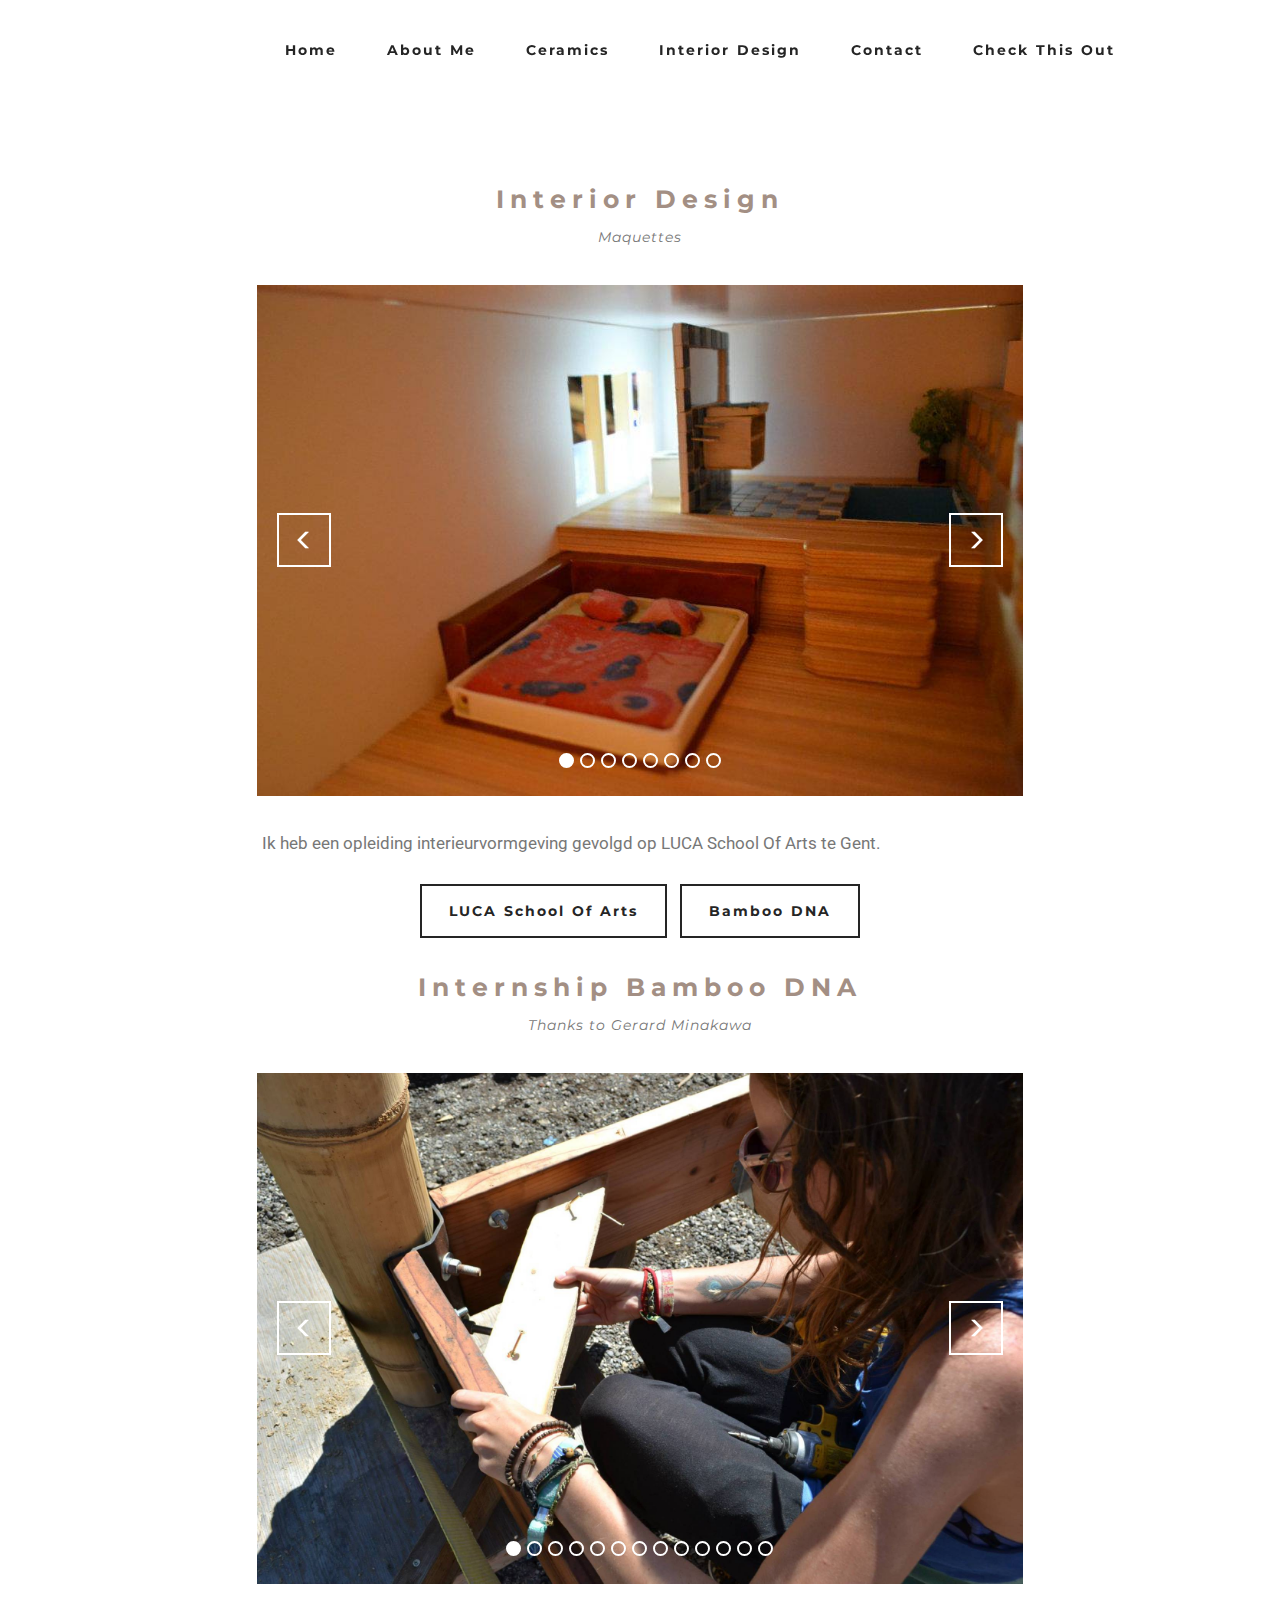
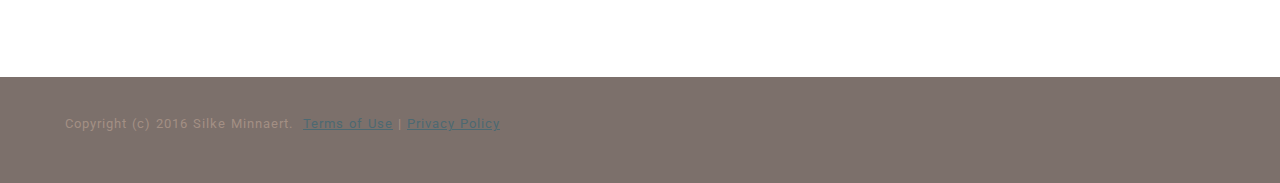
<file: interior design.html>
<!DOCTYPE html>
<html>
<head>
  <!-- Site made with Mobirise Website Builder v2.9, https://mobirise.com -->
  <meta charset="UTF-8">
  <meta http-equiv="X-UA-Compatible" content="IE=edge">
  <meta name="generator" content="Mobirise v2.9, mobirise.com">
  <meta name="viewport" content="width=device-width, initial-scale=1">
  <link rel="shortcut icon" href="assets/images/logo.png" type="image/x-icon">
  <meta name="description" content="interieur, interior, design, SilkeMinnaert">
  
  <link rel="stylesheet" href="https://fonts.googleapis.com/css?family=Roboto:700,400&amp;subset=cyrillic,latin,greek,vietnamese">
  <link rel="stylesheet" href="assets/bootstrap/css/bootstrap.min.css">
  <link rel="stylesheet" href="assets/mobirise/css/style.css">
  <link rel="stylesheet" href="assets/mobirise-slider/style.css">
  <link rel="stylesheet" href="assets/mobirise/css/mbr-additional.css" type="text/css">
  
  
  
</head>
<body>

<!-- Google Analytics -->
<script>
  (function(i,s,o,g,r,a,m){i['GoogleAnalyticsObject']=r;i[r]=i[r]||function(){
  (i[r].q=i[r].q||[]).push(arguments)},i[r].l=1*new Date();a=s.createElement(o),
  m=s.getElementsByTagName(o)[0];a.async=1;a.src=g;m.parentNode.insertBefore(a,m)
  })(window,document,'script','//www.google-analytics.com/analytics.js','ga');

  ga('create', 'UA-74244146-1', 'auto');
  ga('send', 'pageview');

</script>
<!-- /Google Analytics -->


<section class="engine"><a rel="external" href="https://mobirise.com">Mobirise easy website creator</a></section>
<section class="mbr-navbar mbr-navbar--freeze mbr-navbar--absolute mbr-navbar--transparent mbr-navbar--sticky mbr-navbar--auto-collapse" id="menu-4">
    <div class="mbr-navbar__section mbr-section">
        <div class="mbr-section__container container">
            <div class="mbr-navbar__container">
                
                <div class="mbr-navbar__hamburger mbr-hamburger text-white"><span class="mbr-hamburger__line"></span></div>
                <div class="mbr-navbar__column mbr-navbar__menu">
                    <nav class="mbr-navbar__menu-box mbr-navbar__menu-box--inline-right">
                        <div class="mbr-navbar__column"><ul class="mbr-navbar__items mbr-navbar__items--right mbr-buttons mbr-buttons--freeze mbr-buttons--right btn-decorator mbr-buttons--active mbr-buttons--only-links"> <li class="mbr-navbar__item"><a class="mbr-buttons__link btn text-black" href="index.html">Home</a></li> <li class="mbr-navbar__item"><a class="mbr-buttons__link btn text-black" href="About Me.html">About Me</a></li>    <li class="mbr-navbar__item"><a class="mbr-buttons__link btn text-black" href="Ceramic.html">Ceramics</a></li>  <li class="mbr-navbar__item"><a class="mbr-buttons__link btn text-black" href="interior design.html">Interior Design</a></li> <li class="mbr-navbar__item"><a class="mbr-buttons__link btn text-black" href="Contact.html">Contact</a></li> <li class="mbr-navbar__item"><a class="mbr-buttons__link btn text-black" href="Check this out.html">Check This Out</a></li>      <li class="mbr-navbar__item"><a class="mbr-buttons__link btn text-gray" href="https://mobirise.com"></a></li>   <li class="mbr-navbar__item"><a class="mbr-buttons__link btn text-gray" href="https://mobirise.com"></a></li>       </ul></div>
                        
                    </nav>
                </div>
            </div>
        </div>
    </div>
</section>

<section class="mbr-section mbr-after-navbar" id="header3-18">
    <div class="mbr-section__container container mbr-section__container--first">
        <div class="mbr-header mbr-header--wysiwyg row">
            <div class="col-sm-8 col-sm-offset-2">
                <h3 class="mbr-header__text">Interior Design</h3>
                <p class="mbr-header__subtext">Maquettes</p>
            </div>
        </div>
    </div>
</section>

<section class="mbr-slider mbr-section mbr-section--no-padding carousel slide" data-ride="carousel" data-wrap="true" data-interval="5000" id="slider2-23">
    <div class="mbr-section__container container article-slider mbr-section__container--middle">
        <div class=" col-sm-8 col-sm-offset-2">
            <ol class="carousel-indicators">
                <li data-app-prevent-settings="" data-target="#slider2-23" data-slide-to="0" class="active"></li><li data-app-prevent-settings="" data-target="#slider2-23" data-slide-to="1"></li><li data-app-prevent-settings="" data-target="#slider2-23" class="" data-slide-to="2"></li><li data-app-prevent-settings="" data-target="#slider2-23" data-slide-to="3"></li><li data-app-prevent-settings="" data-target="#slider2-23" data-slide-to="4"></li><li data-app-prevent-settings="" data-target="#slider2-23" data-slide-to="5"></li><li data-app-prevent-settings="" data-target="#slider2-23" data-slide-to="6"></li><li data-app-prevent-settings="" data-target="#slider2-23" data-slide-to="7"></li>
            </ol>
            <div class="carousel-inner" role="listbox">
                <div class="mbr-box mbr-section mbr-section--relative mbr-section--fixed-size mbr-section--bg-adapted item dark center active">
                    <div class="mbr-box__magnet">
                        <div>
                            <img src="assets/images/429060-10150661264973150-1613611206-n-960x640-32.jpg">
                            <div class="row"><div class="col-sm-8 col-sm-offset-2">
                                <div class="mbr-hero">
                                    
                                    
                                </div>
                                
                            </div></div>
                        </div>
                    </div>
                </div><div class="mbr-box mbr-section mbr-section--relative mbr-section--fixed-size mbr-section--bg-adapted item dark center">
                    <div class="mbr-box__magnet">
                        <div>
                            <img src="assets/images/375519-10150451013323150-535707385-n-960x640-25.jpg">
                            <div class="row"><div class="col-sm-8 col-sm-offset-2">
                                <div class="mbr-hero">
                                    
                                    
                                </div>
                                
                            </div></div>
                        </div>
                    </div>
                </div><div class="mbr-box mbr-section mbr-section--relative mbr-section--fixed-size mbr-section--bg-adapted item dark center">
                    <div class="mbr-box__magnet">
                        <div>
                            <img src="assets/images/256129-10151326747238150-1065484595-o-2048x1366-66.jpg">
                            <div class="row"><div class="col-sm-8 col-sm-offset-2">
                                <div class="mbr-hero">
                                    
                                    
                                </div>
                                
                            </div></div>
                        </div>
                    </div>
                </div><div class="mbr-box mbr-section mbr-section--relative mbr-section--fixed-size mbr-section--bg-adapted item dark center">
                    <div class="mbr-box__magnet">
                        <div>
                            <img src="assets/images/735542-10151336841203150-1811172236-o-2048x1366-25.jpg">
                            <div class="row"><div class="col-sm-8 col-sm-offset-2">
                                <div class="mbr-hero">
                                    
                                    
                                </div>
                                
                            </div></div>
                        </div>
                    </div>
                </div><div class="mbr-box mbr-section mbr-section--relative mbr-section--fixed-size mbr-section--bg-adapted item dark center">
                    <div class="mbr-box__magnet">
                        <div>
                            <img src="assets/images/737790-10151326747438150-96012581-o-2048x1366-55.jpg">
                            <div class="row"><div class="col-sm-8 col-sm-offset-2">
                                <div class="mbr-hero">
                                    
                                    
                                </div>
                                
                            </div></div>
                        </div>
                    </div>
                </div><div class="mbr-box mbr-section mbr-section--relative mbr-section--fixed-size mbr-section--bg-adapted item dark center">
                    <div class="mbr-box__magnet">
                        <div>
                            <img src="assets/images/735542-10151336841058150-936413786-o-2048x1366-39.jpg">
                            <div class="row"><div class="col-sm-8 col-sm-offset-2">
                                <div class="mbr-hero">
                                    
                                    
                                </div>
                                
                            </div></div>
                        </div>
                    </div>
                </div><div class="mbr-box mbr-section mbr-section--relative mbr-section--fixed-size mbr-section--bg-adapted item dark center">
                    <div class="mbr-box__magnet">
                        <div>
                            <img src="assets/images/741140-10151326746808150-1719422997-o-2048x1366-86.jpg">
                            <div class="row"><div class="col-sm-8 col-sm-offset-2">
                                <div class="mbr-hero">
                                    
                                    
                                </div>
                                
                            </div></div>
                        </div>
                    </div>
                </div><div class="mbr-box mbr-section mbr-section--relative mbr-section--fixed-size mbr-section--bg-adapted item dark center">
                    <div class="mbr-box__magnet">
                        <div>
                            <img src="assets/images/737807-10151326746823150-327946814-o-2048x1366-50.jpg">
                            <div class="row"><div class="col-sm-8 col-sm-offset-2">
                                <div class="mbr-hero">
                                    
                                    
                                </div>
                                
                            </div></div>
                        </div>
                    </div>
                </div>
            </div>
            
            <a data-app-prevent-settings="" class="left carousel-control" role="button" data-slide="prev" href="#slider2-23">
                <span class="glyphicon glyphicon-menu-left" aria-hidden="true"></span>
                <span class="sr-only">Previous</span>
            </a>
            <a data-app-prevent-settings="" class="right carousel-control" role="button" data-slide="next" href="#slider2-23">
                <span class="glyphicon glyphicon-menu-right" aria-hidden="true"></span>
                <span class="sr-only">Next</span>
            </a>
        </div>
    </div>
</section>

<section class="mbr-section" id="content1-27">
    <div class="mbr-section__container container mbr-section__container--middle">
        <div class="row">
            <div class="mbr-article mbr-article--wysiwyg col-sm-8 col-sm-offset-2">Ik heb een opleiding interieurvormgeving gevolgd op LUCA School Of Arts te Gent.&nbsp;</div>
        </div>
    </div>
</section>

<section class="mbr-section" id="buttons1-30">
    <div class="mbr-section__container container mbr-section__container--middle">
        <div class="row">
            <div class="col-sm-8 col-sm-offset-2">
                <div class="mbr-buttons mbr-buttons--center"><a class="mbr-buttons__btn btn btn-lg btn-default" href="http://www.luca-arts.be/" target="_blank">LUCA School Of Arts</a> <a class="mbr-buttons__btn btn btn-lg btn-default" href="http://www.bamboodna.com/" target="_blank">Bamboo DNA</a></div>
            </div>
        </div>
    </div>
</section>

<section class="mbr-section" id="header3-25">
    <div class="mbr-section__container container mbr-section__container--middle">
        <div class="mbr-header mbr-header--wysiwyg row">
            <div class="col-sm-8 col-sm-offset-2">
                <h3 class="mbr-header__text">Internship Bamboo DNA</h3>
                <p class="mbr-header__subtext">Thanks to Gerard Minakawa</p>
            </div>
        </div>
    </div>
</section>

<section class="mbr-slider mbr-section mbr-section--no-padding carousel slide" data-ride="carousel" data-wrap="true" data-interval="5000" id="slider2-26">
    <div class="mbr-section__container container article-slider mbr-section__container--last">
        <div class=" col-sm-8 col-sm-offset-2">
            <ol class="carousel-indicators">
                <li data-app-prevent-settings="" data-target="#slider2-26" class="active" data-slide-to="0"></li><li data-app-prevent-settings="" data-target="#slider2-26" data-slide-to="1"></li><li data-app-prevent-settings="" data-target="#slider2-26" data-slide-to="2"></li><li data-app-prevent-settings="" data-target="#slider2-26" data-slide-to="3"></li><li data-app-prevent-settings="" data-target="#slider2-26" data-slide-to="4"></li><li data-app-prevent-settings="" data-target="#slider2-26" data-slide-to="5"></li><li data-app-prevent-settings="" data-target="#slider2-26" data-slide-to="6"></li><li data-app-prevent-settings="" data-target="#slider2-26" data-slide-to="7"></li><li data-app-prevent-settings="" data-target="#slider2-26" data-slide-to="8"></li><li data-app-prevent-settings="" data-target="#slider2-26" data-slide-to="9"></li><li data-app-prevent-settings="" data-target="#slider2-26" data-slide-to="10"></li><li data-app-prevent-settings="" data-target="#slider2-26" data-slide-to="11"></li><li data-app-prevent-settings="" data-target="#slider2-26" data-slide-to="12"></li>
            </ol>
            <div class="carousel-inner" role="listbox">
                <div class="mbr-box mbr-section mbr-section--relative mbr-section--fixed-size mbr-section--bg-adapted item dark center active">
                    <div class="mbr-box__magnet">
                        <div>
                            <img src="assets/images/965920-10151585650868150-2018976589-o-2048x1366-12.jpg">
                            <div class="row"><div class="col-sm-8 col-sm-offset-2">
                                <div class="mbr-hero">
                                    
                                    
                                </div>
                                
                            </div></div>
                        </div>
                    </div>
                </div><div class="mbr-box mbr-section mbr-section--relative mbr-section--fixed-size mbr-section--bg-adapted item dark center">
                    <div class="mbr-box__magnet">
                        <div>
                            <img src="assets/images/1039714-10151672296993150-1876025533-o-2048x1366-29.jpg">
                            <div class="row"><div class="col-sm-8 col-sm-offset-2">
                                <div class="mbr-hero">
                                    
                                    
                                </div>
                                
                            </div></div>
                        </div>
                    </div>
                </div><div class="mbr-box mbr-section mbr-section--relative mbr-section--fixed-size mbr-section--bg-adapted item dark center">
                    <div class="mbr-box__magnet">
                        <div>
                            <img src="assets/images/468097-10151557887143150-1569943583-o-2048x1365-40.jpg">
                            <div class="row"><div class="col-sm-8 col-sm-offset-2">
                                <div class="mbr-hero">
                                    
                                    
                                </div>
                                
                            </div></div>
                        </div>
                    </div>
                </div><div class="mbr-box mbr-section mbr-section--relative mbr-section--fixed-size mbr-section--bg-adapted item dark center">
                    <div class="mbr-box__magnet">
                        <div>
                            <img src="assets/images/901438-10151509702088150-65883741-o-2048x1366-99.jpg">
                            <div class="row"><div class="col-sm-8 col-sm-offset-2">
                                <div class="mbr-hero">
                                    
                                    
                                </div>
                                
                            </div></div>
                        </div>
                    </div>
                </div><div class="mbr-box mbr-section mbr-section--relative mbr-section--fixed-size mbr-section--bg-adapted item dark center">
                    <div class="mbr-box__magnet">
                        <div>
                            <img src="assets/images/904494-10151542889873150-960171502-o-2048x1366-93.jpg">
                            <div class="row"><div class="col-sm-8 col-sm-offset-2">
                                <div class="mbr-hero">
                                    
                                    
                                </div>
                                
                            </div></div>
                        </div>
                    </div>
                </div><div class="mbr-box mbr-section mbr-section--relative mbr-section--fixed-size mbr-section--bg-adapted item dark center">
                    <div class="mbr-box__magnet">
                        <div>
                            <img src="assets/images/971599-10151583321958150-1300231814-n-960x639-52.jpg">
                            <div class="row"><div class="col-sm-8 col-sm-offset-2">
                                <div class="mbr-hero">
                                    
                                    
                                </div>
                                
                            </div></div>
                        </div>
                    </div>
                </div><div class="mbr-box mbr-section mbr-section--relative mbr-section--fixed-size mbr-section--bg-adapted item dark center">
                    <div class="mbr-box__magnet">
                        <div>
                            <img src="assets/images/1049220-10151672265098150-1972761183-o-2048x1366-22.jpg">
                            <div class="row"><div class="col-sm-8 col-sm-offset-2">
                                <div class="mbr-hero">
                                    
                                    
                                </div>
                                
                            </div></div>
                        </div>
                    </div>
                </div><div class="mbr-box mbr-section mbr-section--relative mbr-section--fixed-size mbr-section--bg-adapted item dark center">
                    <div class="mbr-box__magnet">
                        <div>
                            <img src="assets/images/1053013-10151672379313150-2098300845-o-2048x1366-4.jpg">
                            <div class="row"><div class="col-sm-8 col-sm-offset-2">
                                <div class="mbr-hero">
                                    
                                    
                                </div>
                                
                            </div></div>
                        </div>
                    </div>
                </div><div class="mbr-box mbr-section mbr-section--relative mbr-section--fixed-size mbr-section--bg-adapted item dark center">
                    <div class="mbr-box__magnet">
                        <div>
                            <img src="assets/images/1039655-10151672295913150-2037361616-o-2048x1366-36.jpg">
                            <div class="row"><div class="col-sm-8 col-sm-offset-2">
                                <div class="mbr-hero">
                                    
                                    
                                </div>
                                
                            </div></div>
                        </div>
                    </div>
                </div><div class="mbr-box mbr-section mbr-section--relative mbr-section--fixed-size mbr-section--bg-adapted item dark center">
                    <div class="mbr-box__magnet">
                        <div>
                            <img src="assets/images/bd8-2048x1366-61.jpg">
                            <div class="row"><div class="col-sm-8 col-sm-offset-2">
                                <div class="mbr-hero">
                                    
                                    
                                </div>
                                
                            </div></div>
                        </div>
                    </div>
                </div><div class="mbr-box mbr-section mbr-section--relative mbr-section--fixed-size mbr-section--bg-adapted item dark center">
                    <div class="mbr-box__magnet">
                        <div>
                            <img src="assets/images/bd2-2048x1367-85.jpg">
                            <div class="row"><div class="col-sm-8 col-sm-offset-2">
                                <div class="mbr-hero">
                                    
                                    
                                </div>
                                
                            </div></div>
                        </div>
                    </div>
                </div><div class="mbr-box mbr-section mbr-section--relative mbr-section--fixed-size mbr-section--bg-adapted item dark center">
                    <div class="mbr-box__magnet">
                        <div>
                            <img src="assets/images/bd4-2048x1366-22.jpg">
                            <div class="row"><div class="col-sm-8 col-sm-offset-2">
                                <div class="mbr-hero">
                                    
                                    
                                </div>
                                
                            </div></div>
                        </div>
                    </div>
                </div><div class="mbr-box mbr-section mbr-section--relative mbr-section--fixed-size mbr-section--bg-adapted item dark center">
                    <div class="mbr-box__magnet">
                        <div>
                            <img src="assets/images/1064541-10151672264318150-329515674-o-2048x1366-32.jpg">
                            <div class="row"><div class="col-sm-8 col-sm-offset-2">
                                <div class="mbr-hero">
                                    
                                    
                                </div>
                                
                            </div></div>
                        </div>
                    </div>
                </div>
            </div>
            
            <a data-app-prevent-settings="" class="left carousel-control" role="button" data-slide="prev" href="#slider2-26">
                <span class="glyphicon glyphicon-menu-left" aria-hidden="true"></span>
                <span class="sr-only">Previous</span>
            </a>
            <a data-app-prevent-settings="" class="right carousel-control" role="button" data-slide="next" href="#slider2-26">
                <span class="glyphicon glyphicon-menu-right" aria-hidden="true"></span>
                <span class="sr-only">Next</span>
            </a>
        </div>
    </div>
</section>

<footer class="mbr-section mbr-section--relative mbr-section--fixed-size" id="footer1-44" style="background-color: rgb(124, 112, 107);">
    
    <div class="mbr-section__container container">
        <div class="mbr-footer mbr-footer--wysiwyg row">
            <div class="col-sm-12">
                <p class="mbr-footer__copyright"></p><p>Copyright (c) 2016 Silke Minnaert. &nbsp;<a class="mbr-footer__link text-primary" href="https://mobirise.com/">Terms of Use</a>  | <a href="Copyright.html">Privacy Policy</a></p><p></p>
            </div>
        </div>
    </div>
</footer>


  <script src="assets/web/assets/jquery/jquery.min.js"></script>
  <script src="assets/bootstrap/js/bootstrap.min.js"></script>
  <script src="assets/smooth-scroll/SmoothScroll.js"></script>
  <script src="assets/bootstrap-carousel-swipe/bootstrap-carousel-swipe.js"></script>
  <script src="assets/mobirise/js/script.js"></script>
  
  
</body>
</html>
</file>
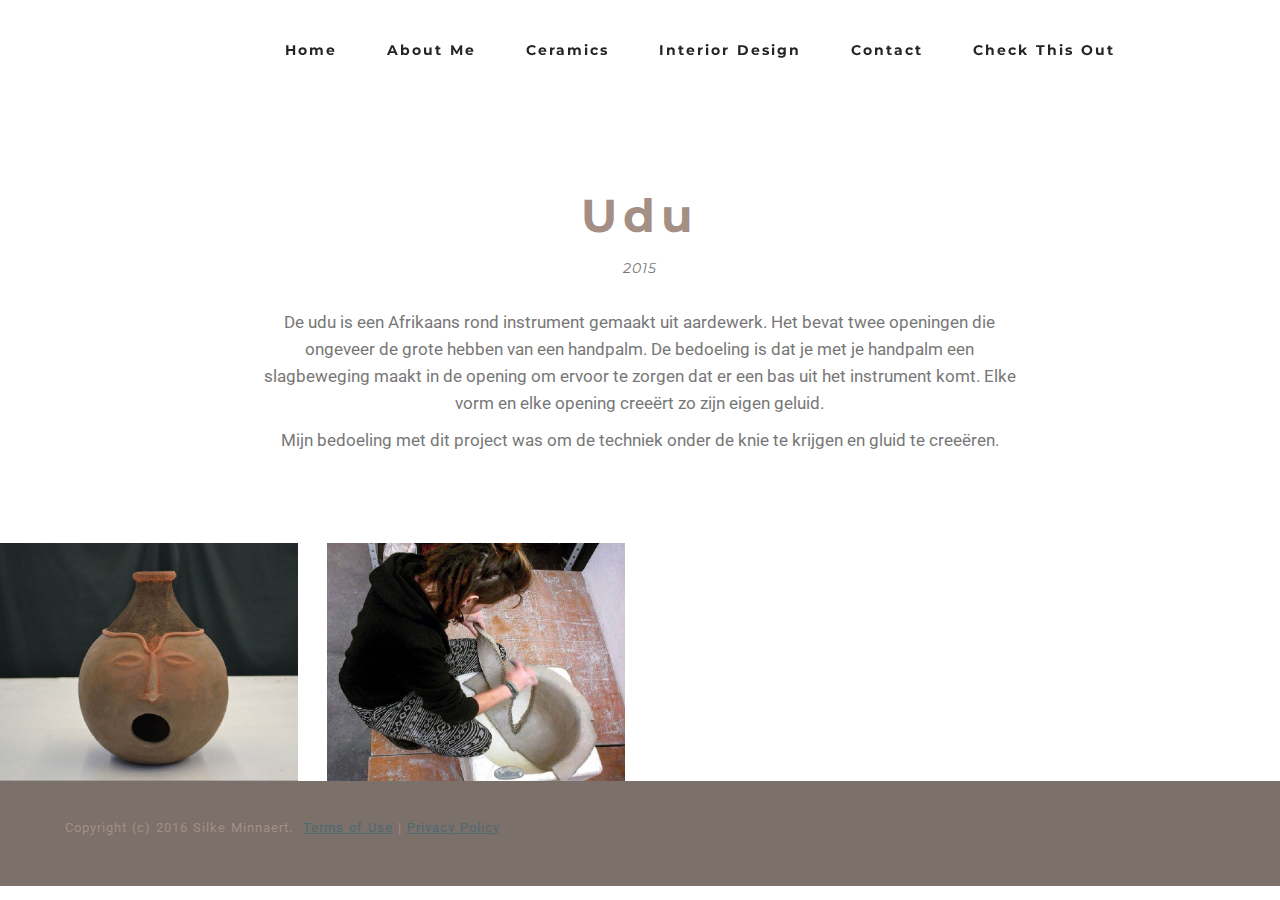
<file: Udu.html>
<!DOCTYPE html>
<html>
<head>
  <!-- Site made with Mobirise Website Builder v2.9, https://mobirise.com -->
  <meta charset="UTF-8">
  <meta http-equiv="X-UA-Compatible" content="IE=edge">
  <meta name="generator" content="Mobirise v2.9, mobirise.com">
  <meta name="viewport" content="width=device-width, initial-scale=1">
  <link rel="shortcut icon" href="assets/images/logo.png" type="image/x-icon">
  <meta name="description" content="udu, keramiek, ceramic, klei, clay, handmade, artisan, muziek, instrument, SilkeMinnaert, TerramManus">
  
  <link rel="stylesheet" href="https://fonts.googleapis.com/css?family=Roboto:700,400&amp;subset=cyrillic,latin,greek,vietnamese">
  <link rel="stylesheet" href="assets/bootstrap/css/bootstrap.min.css">
  <link rel="stylesheet" href="assets/mobirise/css/style.css">
  <link rel="stylesheet" href="assets/mobirise-gallery/style.css">
  <link rel="stylesheet" href="assets/mobirise-slider/style.css">
  <link rel="stylesheet" href="assets/mobirise/css/mbr-additional.css" type="text/css">
  
  
  
</head>
<body>

<!-- Google Analytics -->
<script>
  (function(i,s,o,g,r,a,m){i['GoogleAnalyticsObject']=r;i[r]=i[r]||function(){
  (i[r].q=i[r].q||[]).push(arguments)},i[r].l=1*new Date();a=s.createElement(o),
  m=s.getElementsByTagName(o)[0];a.async=1;a.src=g;m.parentNode.insertBefore(a,m)
  })(window,document,'script','//www.google-analytics.com/analytics.js','ga');

  ga('create', 'UA-74244146-1', 'auto');
  ga('send', 'pageview');

</script>
<!-- /Google Analytics -->


<section class="engine"><a rel="external" href="https://mobirise.com">Mobirise best website builder for mac</a></section>
<section class="mbr-navbar mbr-navbar--freeze mbr-navbar--absolute mbr-navbar--transparent mbr-navbar--sticky mbr-navbar--auto-collapse" id="menu-4">
    <div class="mbr-navbar__section mbr-section">
        <div class="mbr-section__container container">
            <div class="mbr-navbar__container">
                
                <div class="mbr-navbar__hamburger mbr-hamburger text-white"><span class="mbr-hamburger__line"></span></div>
                <div class="mbr-navbar__column mbr-navbar__menu">
                    <nav class="mbr-navbar__menu-box mbr-navbar__menu-box--inline-right">
                        <div class="mbr-navbar__column"><ul class="mbr-navbar__items mbr-navbar__items--right mbr-buttons mbr-buttons--freeze mbr-buttons--right btn-decorator mbr-buttons--active mbr-buttons--only-links"> <li class="mbr-navbar__item"><a class="mbr-buttons__link btn text-black" href="index.html">Home</a></li> <li class="mbr-navbar__item"><a class="mbr-buttons__link btn text-black" href="About Me.html">About Me</a></li>    <li class="mbr-navbar__item"><a class="mbr-buttons__link btn text-black" href="Ceramic.html">Ceramics</a></li>  <li class="mbr-navbar__item"><a class="mbr-buttons__link btn text-black" href="interior design.html">Interior Design</a></li> <li class="mbr-navbar__item"><a class="mbr-buttons__link btn text-black" href="Contact.html">Contact</a></li> <li class="mbr-navbar__item"><a class="mbr-buttons__link btn text-black" href="Check this out.html">Check This Out</a></li>      <li class="mbr-navbar__item"><a class="mbr-buttons__link btn text-gray" href="https://mobirise.com"></a></li>   <li class="mbr-navbar__item"><a class="mbr-buttons__link btn text-gray" href="https://mobirise.com"></a></li>       </ul></div>
                        
                    </nav>
                </div>
            </div>
        </div>
    </div>
</section>

<section class="mbr-section mbr-after-navbar" id="header3-44">
    <div class="mbr-section__container container mbr-section__container--first">
        <div class="mbr-header mbr-header--wysiwyg row">
            <div class="col-sm-8 col-sm-offset-2">
                <h3 class="mbr-header__text">Udu</h3>
                <p class="mbr-header__subtext">2015</p>
            </div>
        </div>
    </div>
</section>

<section class="mbr-section" id="content1-45">
    <div class="mbr-section__container container mbr-section__container--last">
        <div class="row">
            <div class="mbr-article mbr-article--wysiwyg col-sm-8 col-sm-offset-2"><p>De udu is een Afrikaans rond instrument gemaakt uit aardewerk. Het bevat twee openingen die ongeveer de grote hebben van een handpalm. De bedoeling is dat je met je handpalm een slagbeweging maakt in de opening om ervoor te zorgen dat er een bas uit het instrument komt. Elke vorm en elke opening creeërt zo zijn eigen geluid.</p><p>Mijn bedoeling met dit project was om de techniek onder de knie te krijgen en gluid te creeëren.</p></div>
        </div>
    </div>
</section>

<section class="mbr-gallery mbr-section mbr-section--no-padding" id="gallery1-46" style="background-color: rgb(255, 255, 255);">
    <!-- Gallery -->
    <div class=" mbr-gallery-layout-default">
        <div>
            <div class="row mbr-gallery-row">
                <div class="col-lg-3 col-md-4 col-sm-6 col-xs-12 mbr-gallery-item">
                    <a href="#lb-gallery1-46" data-slide-to="0" data-toggle="modal">
                        <img alt="" src="assets/images/schermafbeelding-2016-03-09-om-14-944x754-5-944x754-0.png">
                        <span class="icon glyphicon glyphicon-zoom-in"></span>
                    </a>
                </div><div class="col-lg-3 col-md-4 col-sm-6 col-xs-12 mbr-gallery-item">
                    <a href="#lb-gallery1-46" data-slide-to="1" data-toggle="modal">
                        <img alt="" src="assets/images/qcvqs-944x754-21-944x754-44.jpg">
                        <span class="icon glyphicon glyphicon-zoom-in"></span>
                    </a>
                </div>
            </div>
        </div>
        <div class="clearfix"></div>
    </div>

    <!-- Lightbox -->
    <div data-app-prevent-settings="" class="mbr-slider modal fade carousel slide" tabindex="-1" data-keyboard="true" data-interval="false" id="lb-gallery1-46">
        <div class="modal-dialog">
            <div class="modal-content">
                <div class="modal-body">
                    <ol class="carousel-indicators">
                        <li data-app-prevent-settings="" data-target="#lb-gallery1-46" data-slide-to="0"></li><li data-app-prevent-settings="" data-target="#lb-gallery1-46" class=" active" data-slide-to="1"></li>
                    </ol>
                    <div class="carousel-inner">
                        <div class="item">
                            <img alt="" src="assets/images/schermafbeelding-2016-03-09-om-14-944x754-5.png">
                        </div><div class="item active">
                            <img alt="" src="assets/images/qcvqs-944x754-21.jpg">
                        </div>
                    </div>
                    <a class="left carousel-control" role="button" data-slide="prev" href="#lb-gallery1-46">
                        <span class="glyphicon glyphicon-menu-left" aria-hidden="true"></span>
                        <span class="sr-only">Previous</span>
                    </a>
                    <a class="right carousel-control" role="button" data-slide="next" href="#lb-gallery1-46">
                        <span class="glyphicon glyphicon-menu-right" aria-hidden="true"></span>
                        <span class="sr-only">Next</span>
                    </a>

                    <a class="close" href="#" role="button" data-dismiss="modal">
                        <span class="glyphicon glyphicon-remove" aria-hidden="true"></span>
                        <span class="sr-only">Close</span>
                    </a>
                </div>
            </div>
        </div>
    </div>
</section>

<footer class="mbr-section mbr-section--relative mbr-section--fixed-size" id="footer1-44" style="background-color: rgb(124, 112, 107);">
    
    <div class="mbr-section__container container">
        <div class="mbr-footer mbr-footer--wysiwyg row">
            <div class="col-sm-12">
                <p class="mbr-footer__copyright"></p><p>Copyright (c) 2016 Silke Minnaert. &nbsp;<a class="mbr-footer__link text-primary" href="https://mobirise.com/">Terms of Use</a>  | <a href="Copyright.html">Privacy Policy</a></p><p></p>
            </div>
        </div>
    </div>
</footer>


  <script src="assets/web/assets/jquery/jquery.min.js"></script>
  <script src="assets/bootstrap/js/bootstrap.min.js"></script>
  <script src="assets/smooth-scroll/SmoothScroll.js"></script>
  <script src="assets/masonry/masonry.pkgd.min.js"></script>
  <script src="assets/imagesloaded/imagesloaded.pkgd.min.js"></script>
  <script src="assets/bootstrap-carousel-swipe/bootstrap-carousel-swipe.js"></script>
  <script src="assets/mobirise/js/script.js"></script>
  <script src="assets/mobirise-gallery/script.js"></script>
  
  
</body>
</html>
</file>
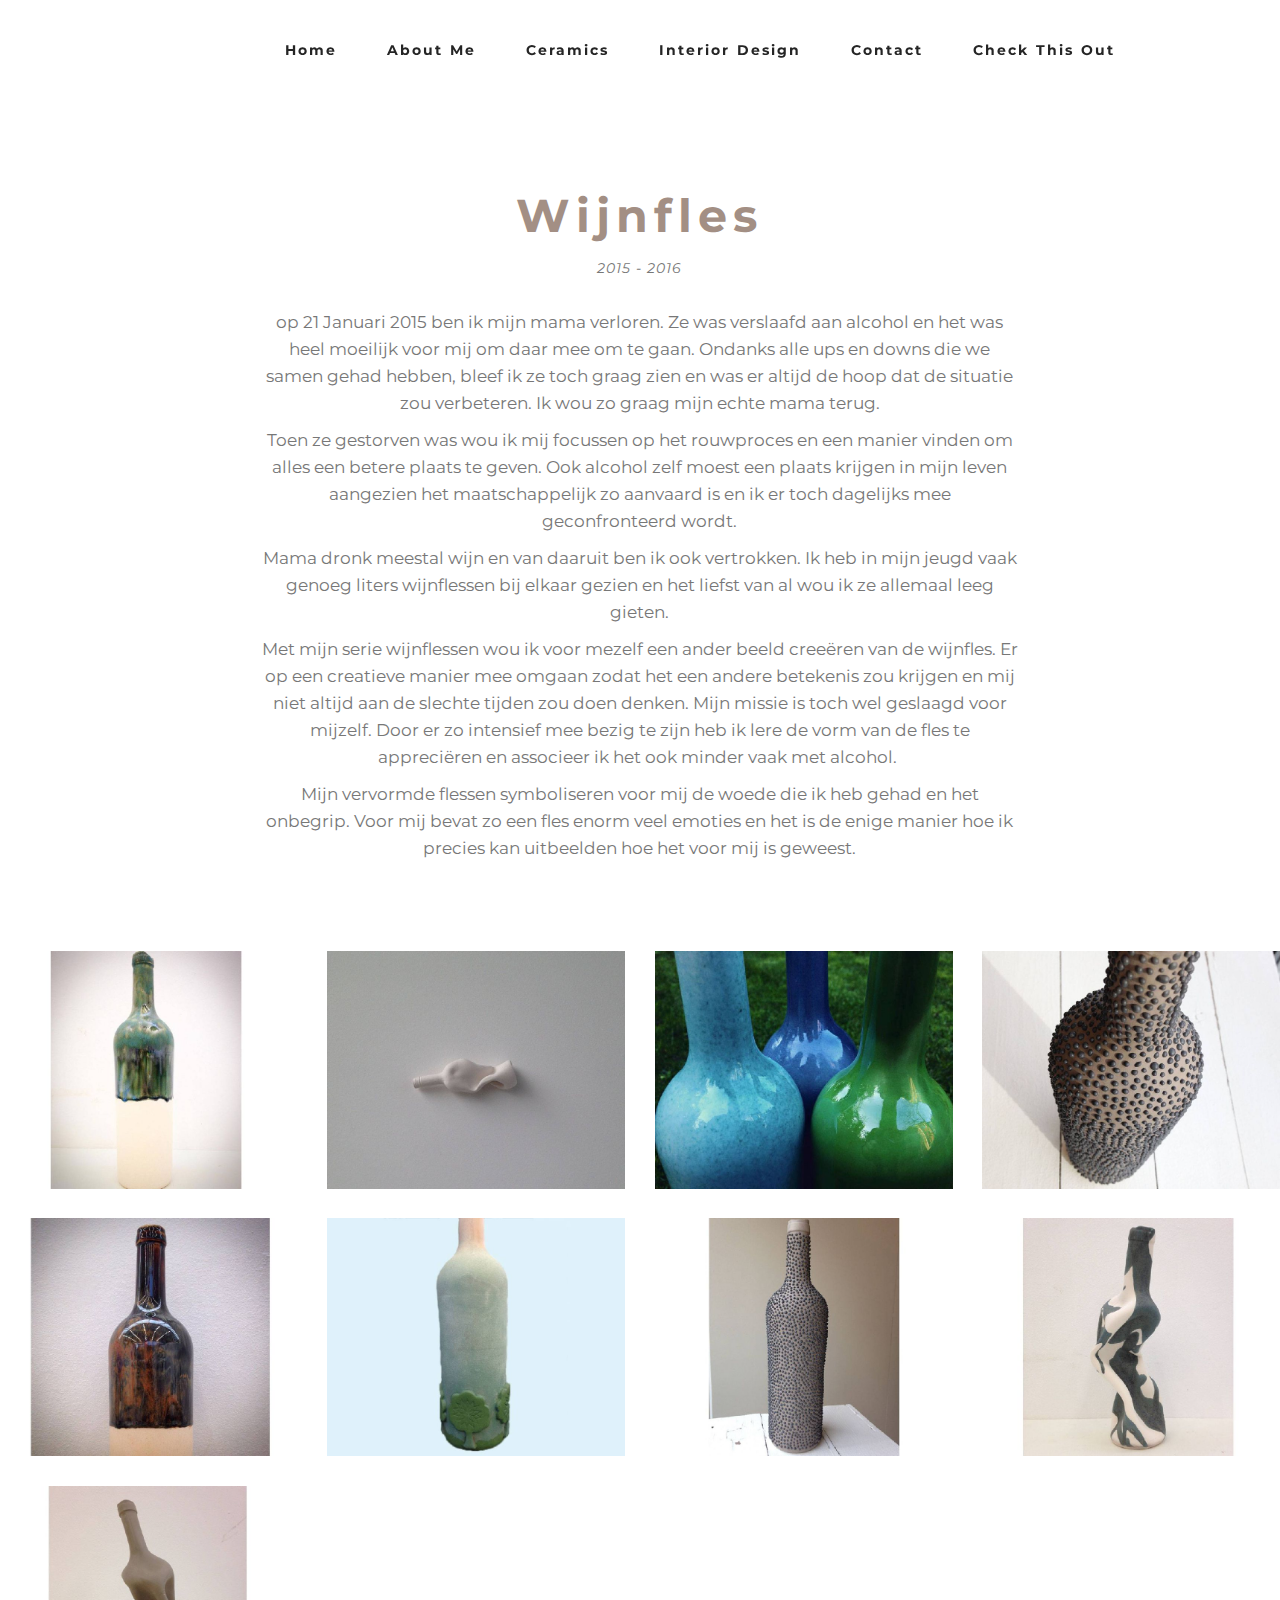
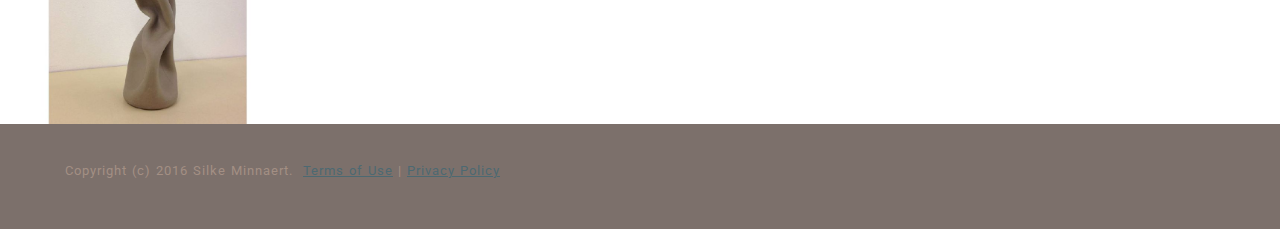
<file: Wijnfles.html>
<!DOCTYPE html>
<html>
<head>
  <!-- Site made with Mobirise Website Builder v2.9, https://mobirise.com -->
  <meta charset="UTF-8">
  <meta http-equiv="X-UA-Compatible" content="IE=edge">
  <meta name="generator" content="Mobirise v2.9, mobirise.com">
  <meta name="viewport" content="width=device-width, initial-scale=1">
  <link rel="shortcut icon" href="assets/images/logo.png" type="image/x-icon">
  <meta name="description" content="wijnfles, winebottle, ceramic, keramiek, klei, clay, gietklei, artisan, alcohol, SilkeMinnaert, TerramManus">
  
  <link rel="stylesheet" href="https://fonts.googleapis.com/css?family=Roboto:700,400&amp;subset=cyrillic,latin,greek,vietnamese">
  <link rel="stylesheet" href="assets/bootstrap/css/bootstrap.min.css">
  <link rel="stylesheet" href="assets/mobirise/css/style.css">
  <link rel="stylesheet" href="assets/mobirise-gallery/style.css">
  <link rel="stylesheet" href="assets/mobirise-slider/style.css">
  <link rel="stylesheet" href="assets/mobirise/css/mbr-additional.css" type="text/css">
  
  
  
</head>
<body>

<!-- Google Analytics -->
<script>
  (function(i,s,o,g,r,a,m){i['GoogleAnalyticsObject']=r;i[r]=i[r]||function(){
  (i[r].q=i[r].q||[]).push(arguments)},i[r].l=1*new Date();a=s.createElement(o),
  m=s.getElementsByTagName(o)[0];a.async=1;a.src=g;m.parentNode.insertBefore(a,m)
  })(window,document,'script','//www.google-analytics.com/analytics.js','ga');

  ga('create', 'UA-74244146-1', 'auto');
  ga('send', 'pageview');

</script>
<!-- /Google Analytics -->


<section class="engine"><a rel="external" href="https://mobirise.com">Mobirise free website creator software</a></section>
<section class="mbr-navbar mbr-navbar--freeze mbr-navbar--absolute mbr-navbar--transparent mbr-navbar--sticky mbr-navbar--auto-collapse" id="menu-4">
    <div class="mbr-navbar__section mbr-section">
        <div class="mbr-section__container container">
            <div class="mbr-navbar__container">
                
                <div class="mbr-navbar__hamburger mbr-hamburger text-white"><span class="mbr-hamburger__line"></span></div>
                <div class="mbr-navbar__column mbr-navbar__menu">
                    <nav class="mbr-navbar__menu-box mbr-navbar__menu-box--inline-right">
                        <div class="mbr-navbar__column"><ul class="mbr-navbar__items mbr-navbar__items--right mbr-buttons mbr-buttons--freeze mbr-buttons--right btn-decorator mbr-buttons--active mbr-buttons--only-links"> <li class="mbr-navbar__item"><a class="mbr-buttons__link btn text-black" href="index.html">Home</a></li> <li class="mbr-navbar__item"><a class="mbr-buttons__link btn text-black" href="About Me.html">About Me</a></li>    <li class="mbr-navbar__item"><a class="mbr-buttons__link btn text-black" href="Ceramic.html">Ceramics</a></li>  <li class="mbr-navbar__item"><a class="mbr-buttons__link btn text-black" href="interior design.html">Interior Design</a></li> <li class="mbr-navbar__item"><a class="mbr-buttons__link btn text-black" href="Contact.html">Contact</a></li> <li class="mbr-navbar__item"><a class="mbr-buttons__link btn text-black" href="Check this out.html">Check This Out</a></li>      <li class="mbr-navbar__item"><a class="mbr-buttons__link btn text-gray" href="https://mobirise.com"></a></li>   <li class="mbr-navbar__item"><a class="mbr-buttons__link btn text-gray" href="https://mobirise.com"></a></li>       </ul></div>
                        
                    </nav>
                </div>
            </div>
        </div>
    </div>
</section>

<section class="mbr-section mbr-after-navbar" id="header3-36">
    <div class="mbr-section__container container mbr-section__container--first">
        <div class="mbr-header mbr-header--wysiwyg row">
            <div class="col-sm-8 col-sm-offset-2">
                <h3 class="mbr-header__text">Wijnfles</h3>
                <p class="mbr-header__subtext">2015 - 2016</p>
            </div>
        </div>
    </div>
</section>

<section class="mbr-section" id="content1-37">
    <div class="mbr-section__container container mbr-section__container--last">
        <div class="row">
            <div class="mbr-article mbr-article--wysiwyg col-sm-8 col-sm-offset-2"><p>op 21 Januari 2015 ben ik mijn mama verloren. Ze was verslaafd aan alcohol en het was heel moeilijk voor mij om daar mee om te gaan. Ondanks alle ups en downs die we samen gehad hebben, bleef ik ze toch graag zien en was er altijd de hoop dat de situatie zou verbeteren. Ik wou zo graag mijn echte mama terug. </p><p>Toen ze gestorven was wou ik mij focussen op het rouwproces en een manier vinden om alles een betere plaats te geven. Ook alcohol zelf moest een plaats krijgen in mijn leven aangezien het maatschappelijk zo aanvaard is en ik er toch dagelijks mee geconfronteerd wordt.</p><p>Mama dronk meestal wijn en van daaruit ben ik ook vertrokken. Ik heb in mijn jeugd vaak genoeg liters wijnflessen bij elkaar gezien en het liefst van al wou ik ze allemaal leeg gieten.</p><p>Met mijn serie wijnflessen wou ik voor mezelf een ander beeld creeëren van de wijnfles. Er op een creatieve manier mee omgaan zodat het een andere betekenis zou krijgen en mij niet altijd aan de slechte tijden zou doen denken. Mijn missie is toch wel geslaagd voor mijzelf. Door er zo intensief mee bezig te zijn heb ik lere de vorm van de fles te appreciëren en associeer ik het ook minder vaak met alcohol.&nbsp;</p><p>Mijn vervormde flessen symboliseren voor mij de woede die ik heb gehad en het onbegrip. Voor mij bevat zo een fles enorm veel emoties en het is de enige manier hoe ik precies kan uitbeelden hoe het voor mij is geweest.</p></div>
        </div>
    </div>
</section>

<section class="mbr-gallery mbr-section mbr-section--no-padding" id="gallery1-38" style="background-color: rgb(255, 255, 255);">
    <!-- Gallery -->
    <div class=" mbr-gallery-layout-default">
        <div>
            <div class="row mbr-gallery-row">
                <div class="col-lg-3 col-md-4 col-sm-6 col-xs-12 mbr-gallery-item">
                    <a href="#lb-gallery1-38" data-slide-to="0" data-toggle="modal">
                        <img alt="" src="assets/images/cqsc-944x754-73-944x754-88.jpg">
                        <span class="icon glyphicon glyphicon-zoom-in"></span>
                    </a>
                </div><div class="col-lg-3 col-md-4 col-sm-6 col-xs-12 mbr-gallery-item">
                    <a href="#lb-gallery1-38" data-slide-to="1" data-toggle="modal">
                        <img alt="" src="assets/images/cvsd-944x754-33-944x754-84.jpg">
                        <span class="icon glyphicon glyphicon-zoom-in"></span>
                    </a>
                </div><div class="col-lg-3 col-md-4 col-sm-6 col-xs-12 mbr-gallery-item">
                    <a href="#lb-gallery1-38" data-slide-to="2" data-toggle="modal">
                        <img alt="" src="assets/images/dscs-944x754-88-944x754-3.jpg">
                        <span class="icon glyphicon glyphicon-zoom-in"></span>
                    </a>
                </div><div class="col-lg-3 col-md-4 col-sm-6 col-xs-12 mbr-gallery-item">
                    <a href="#lb-gallery1-38" data-slide-to="3" data-toggle="modal">
                        <img alt="" src="assets/images/xcwxc-944x754-85-944x754-34.jpg">
                        <span class="icon glyphicon glyphicon-zoom-in"></span>
                    </a>
                </div><div class="col-lg-3 col-md-4 col-sm-6 col-xs-12 mbr-gallery-item">
                    <a href="#lb-gallery1-38" data-slide-to="4" data-toggle="modal">
                        <img alt="" src="assets/images/dsqvfd-944x754-94-944x754-28.jpg">
                        <span class="icon glyphicon glyphicon-zoom-in"></span>
                    </a>
                </div><div class="col-lg-3 col-md-4 col-sm-6 col-xs-12 mbr-gallery-item">
                    <a href="#lb-gallery1-38" data-slide-to="5" data-toggle="modal">
                        <img alt="" src="assets/images/xcxwv-944x754-34-944x754-98.jpg">
                        <span class="icon glyphicon glyphicon-zoom-in"></span>
                    </a>
                </div><div class="col-lg-3 col-md-4 col-sm-6 col-xs-12 mbr-gallery-item">
                    <a href="#lb-gallery1-38" data-slide-to="6" data-toggle="modal">
                        <img alt="" src="assets/images/sqcq-944x754-72-944x754-7.jpg">
                        <span class="icon glyphicon glyphicon-zoom-in"></span>
                    </a>
                </div><div class="col-lg-3 col-md-4 col-sm-6 col-xs-12 mbr-gallery-item">
                    <a href="#lb-gallery1-38" data-slide-to="7" data-toggle="modal">
                        <img alt="" src="assets/images/fdbgfn-944x754-86-944x754-92.jpg">
                        <span class="icon glyphicon glyphicon-zoom-in"></span>
                    </a>
                </div><div class="col-lg-3 col-md-4 col-sm-6 col-xs-12 mbr-gallery-item">
                    <a href="#lb-gallery1-38" data-slide-to="8" data-toggle="modal">
                        <img alt="" src="assets/images/wvc-944x754-17-944x754-47.jpg">
                        <span class="icon glyphicon glyphicon-zoom-in"></span>
                    </a>
                </div>
            </div>
        </div>
        <div class="clearfix"></div>
    </div>

    <!-- Lightbox -->
    <div data-app-prevent-settings="" class="mbr-slider modal fade carousel slide" tabindex="-1" data-keyboard="true" data-interval="false" id="lb-gallery1-38">
        <div class="modal-dialog">
            <div class="modal-content">
                <div class="modal-body">
                    <ol class="carousel-indicators">
                        <li data-app-prevent-settings="" data-target="#lb-gallery1-38" data-slide-to="0"></li><li data-app-prevent-settings="" data-target="#lb-gallery1-38" data-slide-to="1"></li><li data-app-prevent-settings="" data-target="#lb-gallery1-38" data-slide-to="2"></li><li data-app-prevent-settings="" data-target="#lb-gallery1-38" data-slide-to="3"></li><li data-app-prevent-settings="" data-target="#lb-gallery1-38" data-slide-to="4"></li><li data-app-prevent-settings="" data-target="#lb-gallery1-38" data-slide-to="5"></li><li data-app-prevent-settings="" data-target="#lb-gallery1-38" data-slide-to="6"></li><li data-app-prevent-settings="" data-target="#lb-gallery1-38" class=" active" data-slide-to="7"></li><li data-app-prevent-settings="" data-target="#lb-gallery1-38" data-slide-to="8"></li>
                    </ol>
                    <div class="carousel-inner">
                        <div class="item">
                            <img alt="" src="assets/images/cqsc-944x754-73.jpg">
                        </div><div class="item">
                            <img alt="" src="assets/images/cvsd-944x754-33.jpg">
                        </div><div class="item">
                            <img alt="" src="assets/images/dscs-944x754-88.jpg">
                        </div><div class="item">
                            <img alt="" src="assets/images/xcwxc-944x754-85.jpg">
                        </div><div class="item">
                            <img alt="" src="assets/images/dsqvfd-944x754-94.jpg">
                        </div><div class="item">
                            <img alt="" src="assets/images/xcxwv-944x754-34.jpg">
                        </div><div class="item">
                            <img alt="" src="assets/images/sqcq-944x754-72.jpg">
                        </div><div class="item active">
                            <img alt="" src="assets/images/fdbgfn-944x754-86.jpg">
                        </div><div class="item">
                            <img alt="" src="assets/images/wvc-944x754-17.jpg">
                        </div>
                    </div>
                    <a class="left carousel-control" role="button" data-slide="prev" href="#lb-gallery1-38">
                        <span class="glyphicon glyphicon-menu-left" aria-hidden="true"></span>
                        <span class="sr-only">Previous</span>
                    </a>
                    <a class="right carousel-control" role="button" data-slide="next" href="#lb-gallery1-38">
                        <span class="glyphicon glyphicon-menu-right" aria-hidden="true"></span>
                        <span class="sr-only">Next</span>
                    </a>

                    <a class="close" href="#" role="button" data-dismiss="modal">
                        <span class="glyphicon glyphicon-remove" aria-hidden="true"></span>
                        <span class="sr-only">Close</span>
                    </a>
                </div>
            </div>
        </div>
    </div>
</section>

<footer class="mbr-section mbr-section--relative mbr-section--fixed-size" id="footer1-44" style="background-color: rgb(124, 112, 107);">
    
    <div class="mbr-section__container container">
        <div class="mbr-footer mbr-footer--wysiwyg row">
            <div class="col-sm-12">
                <p class="mbr-footer__copyright"></p><p>Copyright (c) 2016 Silke Minnaert. &nbsp;<a class="mbr-footer__link text-primary" href="https://mobirise.com/">Terms of Use</a>  | <a href="Copyright.html">Privacy Policy</a></p><p></p>
            </div>
        </div>
    </div>
</footer>


  <script src="assets/web/assets/jquery/jquery.min.js"></script>
  <script src="assets/bootstrap/js/bootstrap.min.js"></script>
  <script src="assets/smooth-scroll/SmoothScroll.js"></script>
  <script src="assets/masonry/masonry.pkgd.min.js"></script>
  <script src="assets/imagesloaded/imagesloaded.pkgd.min.js"></script>
  <script src="assets/bootstrap-carousel-swipe/bootstrap-carousel-swipe.js"></script>
  <script src="assets/mobirise/js/script.js"></script>
  <script src="assets/mobirise-gallery/script.js"></script>
  
  
</body>
</html>
</file>
<file: assets/mobirise/css/mbr-additional.css>
@import url(https://fonts.googleapis.com/css?family=Montserrat:400,700);


#buttons1-29 .btn {
  font-family: 'Montserrat', sans-serif;
}
#menu-4 .mbr-brand__name {
  font-size: 16px;
}
#menu-4.mbr-navbar--stuck .mbr-navbar__section {
  background: #a38f84;
}
#menu-4 .mbr-navbar__items a {
  font-size: 14px;
  font-family: 'Montserrat', sans-serif;
}
#footer1-44 P {
  color: #a38f84;
}








#menu-4 .mbr-brand__name {
  font-size: 16px;
}
#menu-4.mbr-navbar--stuck .mbr-navbar__section {
  background: #a38f84;
}
#menu-4 .mbr-navbar__items a {
  font-size: 14px;
  font-family: 'Montserrat', sans-serif;
}
#header3-11 H3 {
  font-size: 48px;
  color: #a38f84;
  font-family: 'Montserrat', sans-serif;
  text-align: center;
}
#features1-34 .mbr-section__col .mbr-header__text {
  font-family: 'Montserrat', sans-serif;
}
#features1-34 .btn {
  font-family: 'Montserrat', sans-serif;
}
#features1-34 P {
  color: #7c706b;
  font-family: 'Montserrat', sans-serif;
  font-size: 15px;
  text-align: center;
}
#features1-66 .btn {
  font-family: 'Montserrat', sans-serif;
}
#features1-66 .mbr-section__col .mbr-header__text {
  font-family: 'Montserrat', sans-serif;
}
#features1-66 P {
  font-family: 'Montserrat', sans-serif;
  font-size: 15px;
  color: #7c706b;
}
#footer1-44 P {
  color: #a38f84;
}









#menu-4 .mbr-brand__name {
  font-size: 16px;
}
#menu-4.mbr-navbar--stuck .mbr-navbar__section {
  background: #a38f84;
}
#menu-4 .mbr-navbar__items a {
  font-size: 14px;
  font-family: 'Montserrat', sans-serif;
}
#header3-23 H3 {
  font-family: 'Montserrat', sans-serif;
  text-align: center;
}
#form1-25 .mbr-header__text {
  font-family: 'Montserrat', sans-serif;
}
#msg-box4-30 .mbr-header__text {
  color: #ffffff;
  font-family: 'Montserrat', sans-serif;
}
#msg-box4-30 .mbr-header__subtext {
  color: #ffffff;
}
#msg-box4-30 .mbr-article {
  color: #ffffff;
  font-family: 'Montserrat', sans-serif;
}
#msg-box4-30 .btn {
  font-family: 'Montserrat', sans-serif;
}
#msg-box4-31 .mbr-header__text {
  color: #ffffff;
  font-family: 'Montserrat', sans-serif;
}
#msg-box4-31 .mbr-header__subtext {
  color: #ffffff;
}
#msg-box4-31 .mbr-article {
  color: #ffffff;
  font-family: 'Montserrat', sans-serif;
}
#msg-box4-31 .btn {
  font-family: 'Montserrat', sans-serif;
}
#footer1-44 P {
  color: #a38f84;
}






#menu-4 .mbr-brand__name {
  font-size: 16px;
}
#menu-4.mbr-navbar--stuck .mbr-navbar__section {
  background: #a38f84;
}
#menu-4 .mbr-navbar__items a {
  font-size: 14px;
  font-family: 'Montserrat', sans-serif;
}
#header3-29 H3 {
  text-align: center;
  font-family: 'Montserrat', sans-serif;
  font-size: 46px;
  color: #a38f84;
}
#header3-29 P {
  text-align: center;
  font-size: 18px;
  color: #7c706b;
}
#msg-box4-28 .mbr-header__text {
  color: #ffffff;
  font-family: 'Montserrat', sans-serif;
  font-size: 48px;
  text-align: center;
}
#msg-box4-28 .mbr-header__subtext {
  color: #ffffff;
}
#msg-box4-28 .mbr-article {
  color: #ffffff;
}
#msg-box4-28 .mbr-article P {
  font-family: 'Montserrat', sans-serif;
}
#msg-box4-28 .mbr-article UL {
  font-family: 'Montserrat', sans-serif;
}
#msg-box5-30 .mbr-header__text {
  color: #ffffff;
}
#msg-box5-30 .mbr-header__subtext {
  color: #ffffff;
}
#msg-box5-30 .mbr-article {
  color: #ffffff;
  font-family: 'Montserrat', sans-serif;
}
#footer1-44 P {
  color: #a38f84;
}






#menu-4 .mbr-brand__name {
  font-size: 16px;
}
#menu-4.mbr-navbar--stuck .mbr-navbar__section {
  background: #a38f84;
}
#menu-4 .mbr-navbar__items a {
  font-size: 14px;
  font-family: 'Montserrat', sans-serif;
}
#header3-18 H3 {
  text-align: center;
  color: #a38f84;
  font-family: 'Montserrat', sans-serif;
}
#header3-18 P {
  text-align: center;
  font-family: 'Montserrat', sans-serif;
}
#buttons1-30 .btn {
  font-family: 'Montserrat', sans-serif;
}
#header3-25 H3 {
  color: #a38f84;
  font-family: 'Montserrat', sans-serif;
  text-align: center;
}
#header3-25 P {
  font-family: 'Montserrat', sans-serif;
  text-align: center;
}
#footer1-44 P {
  color: #a38f84;
}




#menu-4 .mbr-brand__name {
  font-size: 16px;
}
#menu-4.mbr-navbar--stuck .mbr-navbar__section {
  background: #a38f84;
}
#menu-4 .mbr-navbar__items a {
  font-size: 14px;
  font-family: 'Montserrat', sans-serif;
}
#header3-22 H3 {
  text-align: center;
  font-family: 'Montserrat', sans-serif;
  color: #a38f84;
  font-size: 48px;
}
#header3-22 P {
  text-align: center;
  font-family: 'Montserrat', sans-serif;
}
#features1-24 .btn {
  font-family: 'Montserrat', sans-serif;
}
#footer1-44 P {
  color: #a38f84;
}




#menu-4 .mbr-brand__name {
  font-size: 16px;
}
#menu-4.mbr-navbar--stuck .mbr-navbar__section {
  background: #a38f84;
}
#menu-4 .mbr-navbar__items a {
  font-size: 14px;
  font-family: 'Montserrat', sans-serif;
}
#header3-36 H3 {
  text-align: center;
  font-family: 'Montserrat', sans-serif;
  color: #a38f84;
  font-size: 46px;
}
#header3-36 P {
  text-align: center;
  font-family: 'Montserrat', sans-serif;
  color: #777777;
}
#content1-37 P {
  text-align: center;
  font-family: 'Montserrat', sans-serif;
}
#footer1-44 P {
  color: #a38f84;
}



#menu-4 .mbr-brand__name {
  font-size: 16px;
}
#menu-4.mbr-navbar--stuck .mbr-navbar__section {
  background: #a38f84;
}
#menu-4 .mbr-navbar__items a {
  font-size: 14px;
  font-family: 'Montserrat', sans-serif;
}
#header3-44 H3 {
  text-align: center;
  font-family: 'Montserrat', sans-serif;
  font-size: 46px;
  color: #a38f84;
}
#header3-44 P {
  text-align: center;
  font-family: 'Montserrat', sans-serif;
}
#content1-45 DIV {
  text-align: center;
}
#footer1-44 P {
  color: #a38f84;
}



#menu-4 .mbr-brand__name {
  font-size: 16px;
}
#menu-4.mbr-navbar--stuck .mbr-navbar__section {
  background: #a38f84;
}
#menu-4 .mbr-navbar__items a {
  font-size: 14px;
  font-family: 'Montserrat', sans-serif;
}
#header3-40 H3 {
  color: #a38f84;
  font-family: 'Montserrat', sans-serif;
  font-size: 46px;
  text-align: center;
}
#header3-40 P {
  text-align: center;
  font-family: 'Montserrat', sans-serif;
}
#footer1-44 P {
  color: #a38f84;
}



#menu-4 .mbr-brand__name {
  font-size: 16px;
}
#menu-4.mbr-navbar--stuck .mbr-navbar__section {
  background: #a38f84;
}
#menu-4 .mbr-navbar__items a {
  font-size: 14px;
  font-family: 'Montserrat', sans-serif;
}
#header3-53 H3 {
  text-align: center;
  font-family: 'Montserrat', sans-serif;
  color: #a38f84;
  font-size: 46px;
}
#content1-54 P {
  text-align: center;
  font-family: 'Montserrat', sans-serif;
  font-size: 15px;
}
#footer1-44 P {
  color: #a38f84;
}




#menu-4 .mbr-brand__name {
  font-size: 16px;
}
#menu-4.mbr-navbar--stuck .mbr-navbar__section {
  background: #a38f84;
}
#menu-4 .mbr-navbar__items a {
  font-size: 14px;
  font-family: 'Montserrat', sans-serif;
}
#header3-62 H3 {
  text-align: center;
  font-family: 'Montserrat', sans-serif;
  font-size: 46px;
  color: #a38f84;
}
#header3-62 P {
  text-align: center;
  font-family: 'Montserrat', sans-serif;
}
#content1-63 P {
  text-align: center;
  font-family: 'Montserrat', sans-serif;
}
#footer1-44 P {
  color: #a38f84;
}




#menu-4 .mbr-brand__name {
  font-size: 16px;
}
#menu-4.mbr-navbar--stuck .mbr-navbar__section {
  background: #a38f84;
}
#menu-4 .mbr-navbar__items a {
  font-size: 14px;
  font-family: 'Montserrat', sans-serif;
}
#header3-67 H3 {
  text-align: center;
  font-size: 46px;
  font-family: 'Montserrat', sans-serif;
  color: #a38f84;
}
#header3-67 P {
  text-align: center;
  font-family: 'Montserrat', sans-serif;
}
#content1-68 P {
  font-family: 'Montserrat', sans-serif;
}
#footer1-44 P {
  color: #a38f84;
}



#menu-4 .mbr-brand__name {
  font-size: 16px;
}
#menu-4.mbr-navbar--stuck .mbr-navbar__section {
  background: #a38f84;
}
#menu-4 .mbr-navbar__items a {
  font-size: 14px;
  font-family: 'Montserrat', sans-serif;
}
#header3-70 H3 {
  font-family: 'Montserrat', sans-serif;
  font-size: 46px;
  color: #a38f84;
  text-align: center;
}
#header3-70 P {
  text-align: center;
  font-family: 'Montserrat', sans-serif;
}
#footer1-44 P {
  color: #a38f84;
}
</file>
<file: assets/mobirise-gallery/style.css>
/*-------

   Gallery

-------*/
.mbr-gallery .mbr-gallery-item {
    position: relative;
    /*display: inline-block;*/
    padding-bottom: 30px;
}
.mbr-gallery .mbr-gallery-item > a {
    position: relative;
    display: block;
    background: #fff;
    outline: none;
}
.mbr-gallery .mbr-gallery-row {
    margin-bottom: -30px;
}
.mbr-gallery .mbr-gallery-item img {
    width: 100%;
    opacity: 1;
    -webkit-transition: .2s opacity ease-in-out;
    transition: .2s opacity ease-in-out;
}
.mbr-gallery .mbr-gallery-item > a:hover img {
    opacity: 0.9;
}
.mbr-gallery .mbr-gallery-item .icon {
    position: absolute;
    font-size: 30px;
    top: 50%;
    left: 50%;
    color: #fff;
    opacity: 0;
    -webkit-transform: translateX(-50%) translateY(-50%);
    transform: translateX(-50%) translateY(-50%);
    -webkit-transition: .2s opacity ease-in-out;
    transition: .2s opacity ease-in-out;
}
.mbr-gallery .mbr-gallery-item > a:hover .icon {
    opacity: 1;
}

/* remove spacing */
.mbr-gallery .mbr-gallery-row.no-gutter {
    margin: 0;
}
.mbr-gallery .mbr-gallery-row.no-gutter .mbr-gallery-item {
    padding: 0;
}

/* container */
.mbr-gallery .container.mbr-gallery-layout-default {
    padding: 93px 0;
}

/* fix horizontal scrollbar */
.mbr-gallery .mbr-gallery-layout-default,
.mbr-gallery .mbr-gallery-layout-article {
    overflow: hidden;
}

/* article layout */
.mbr-gallery .mbr-gallery-layout-article > div {
    padding-left: 0;
    padding-right: 0;
}


/* lightbox */
.mbr-gallery .modal {
    position: fixed;
    overflow: hidden;
    padding-right: 0 !important;
}
.mbr-gallery .modal-body {
    padding: 0;
}
.mbr-gallery .modal-body img {
    width: 100%;
}
.mbr-gallery .modal .close {
    position: absolute;
    background-image: none;
    font-size: 20px;
    width: 54px;
    height: 54px;
    top: 20px;
    right: 20px;
    line-height: 54px;
    opacity: 1;
    color: #fff;
    border: 2px solid #fff;
    text-align: center;
    text-shadow: none;
    z-index: 5;
    -webkit-transition: all 0.2s ease-in-out 0s;
    -o-transition: all 0.2s ease-in-out 0s;
    transition: all 0.2s ease-in-out 0s;
}
.mbr-gallery .modal .close:hover {
    background: #fff;
    color: #000;
}

/* modal back color opacity */
.modal-backdrop.in {
    opacity: 0.8;
    filter: alpha(opacity=80);
}

@media (max-width: 768px) {
    .mbr-gallery .modal-dialog {
        margin: 10px auto;
    }

    .mbr-gallery .carousel-indicators,
    .mbr-gallery .carousel-control,
    .mbr-gallery .modal .close {
        position: fixed;
    }
}

/* fix fade in effect */
.mbr-gallery .modal.fade .modal-dialog {
    margin-top: -100px;
    -webkit-transition: margin-top 0.3s ease-out;
    -moz-transition: margin-top 0.3s ease-out;
    -o-transition: margin-top 0.3s ease-out;
    transition: margin-top 0.3s ease-out;
}
.mbr-gallery .modal.in .modal-dialog,
.mbr-gallery .modal.fade .modal-dialog {
    -webkit-transform: none;
    -ms-transform: none;
    -o-transform: none;
    transform: none;
}
.mbr-gallery .modal.in .modal-dialog {
    margin-top: 30px;
}
</file>
<file: assets/mobirise-slider/style.css>
/*-------

   Slider

-------*/
.mbr-slider .carousel-inner > .active,
.mbr-slider .carousel-inner > .next,
.mbr-slider .carousel-inner > .prev {
	display: table;
}
.mbr-slider .carousel-control {
    background-image: none;
    width: 54px;
    height: 54px;
    top: 50%;
    margin-top: -27px;
    line-height: 54px;
    border: 2px solid #fff;
    opacity: 1;
    text-shadow: none;
    z-index: 5;
    -webkit-transition: all 0.2s ease-in-out 0s;
    -o-transition: all 0.2s ease-in-out 0s;
    transition: all 0.2s ease-in-out 0s;
}
.mbr-slider .carousel-control.left {
	margin-left: 20px;
}
.mbr-slider .carousel-control.right {
	margin-right: 20px;
}
.mbr-slider .carousel-control:hover {
	background: #fff;
	color: #000;
}
.mbr-slider .carousel-indicators {
    bottom: 20px;
}
.mbr-slider .carousel-indicators li,
.mbr-slider .carousel-indicators .active {
    width: 15px;
    height: 15px;
    margin: 3px;
    border: 2px solid #ffffff;
}

@media (max-width: 767px) {
    .mbr-slider .carousel-control {
        top: auto;
        bottom: 20px;
    }
}

/* boxed model */
.mbr-slider > .boxed-slider {
    position: relative;
    padding: 93px 0;
}
.mbr-slider > .container .carousel-indicators {
    margin-bottom: 93px;
}
@media (max-width: 767px) {
    .mbr-slider > .container .carousel-control {
        margin-bottom: 93px;
    }
}
.mbr-slider > .container img {
    width: 100%;
}
.mbr-slider > .container img + .row {
    position: absolute;
    top: 50%;
    left: 0;
    right: 0;
    -webkit-transform: translateY(-50%);
    -moz-transform: translateY(-50%);
    transform: translateY(-50%);
}
.mbr-slider .mbr-section {
    padding-left: 0;
    padding-right: 0;
}

/* article layout */
.mbr-slider .article-slider > div {
    padding-left: 0;
    padding-right: 0;
}
.mbr-slider > .container.article-slider .carousel-indicators {
    margin-bottom: 0;
}
</file>
<file: assets/mobirise/css/style.css>
.is-builder .animated {
  -webkit-animation-name: none !important;
  animation-name: none !important;
}
html {
  position: relative;
  min-height: 100%;
}
.mbr-embedded-video {
  position: relative;
}
.mbr-background-video,
.mbr-background-video-preview {
  bottom: 0;
  left: 0;
  overflow: hidden;
  position: absolute;
  right: 0;
  top: 0;
}
.mbr-parallax-background,
.mbr-background {
  background-attachment: fixed !important;
  background-position: 50% 0;
  background-repeat: no-repeat;
  background-size: cover !important;
}
.mbr-hidden-scrollbar .mbr-parallax-background {
  background-size: auto 130%;
}
.mobile .mbr-parallax-background {
  background-attachment: scroll !important;
}
.mbr-background {
  background-attachment: scroll !important;
}
.mbr-navbar {
  position: relative;
  width: 100%;
}
.mbr-navbar:before {
  content: "";
  display: block;
}
.mbr-navbar__brand-link:after,
.mbr-navbar__brand-img {
  max-height: 74px;
}
.mbr-navbar:before,
.mbr-navbar__container {
  height: 98px;
}
.mbr-navbar--ss .mbr-navbar__brand-link:after,
.mbr-navbar--ss .mbr-navbar__brand-img {
  height: 74px;
}
.mbr-navbar--ss:before,
.mbr-navbar--ss .mbr-navbar__container {
  height: 98px;
}
.mbr-navbar--xs .mbr-navbar__brand-link:after,
.mbr-navbar--xs .mbr-navbar__brand-img {
  height: 32px;
}
.mbr-navbar--xs:before,
.mbr-navbar--xs .mbr-navbar__container {
  height: 56px;
}
.mbr-navbar--s .mbr-navbar__brand-link:after,
.mbr-navbar--s .mbr-navbar__brand-img {
  height: 48px;
}
.mbr-navbar--s:before,
.mbr-navbar--s .mbr-navbar__container {
  height: 72px;
}
.mbr-navbar--m .mbr-navbar__brand-link:after,
.mbr-navbar--m .mbr-navbar__brand-img {
  height: 64px;
}
.mbr-navbar--m:before,
.mbr-navbar--m .mbr-navbar__container {
  height: 88px;
}
.mbr-navbar--l .mbr-navbar__brand-link:after,
.mbr-navbar--l .mbr-navbar__brand-img {
  height: 96px;
}
.mbr-navbar--l:before,
.mbr-navbar--l .mbr-navbar__container {
  height: 120px;
}
.mbr-navbar--xl .mbr-navbar__brand-link:after,
.mbr-navbar--xl .mbr-navbar__brand-img {
  height: 128px;
}
.mbr-navbar--xl:before,
.mbr-navbar--xl .mbr-navbar__container {
  height: 152px;
}
.mbr-navbar--short .mbr-navbar__brand-link:after,
.mbr-navbar--short .mbr-navbar__brand-img {
  height: 40px;
}
.mbr-navbar--short:before,
.mbr-navbar--short .mbr-navbar__container {
  height: 64px;
}
.mbr-navbar--short .mbr-navbar__container {
  padding: 12px 0;
}
@media (max-width: 767px) {
  .mbr-navbar--short .mbr-navbar__brand-link:after,
  .mbr-navbar--short .mbr-navbar__brand-img {
    height: 31px;
  }
  .mbr-navbar--short:before,
  .mbr-navbar--short .mbr-navbar__container {
    height: 45px;
  }
  .mbr-navbar--short .mbr-navbar__container {
    padding: 7px 0;
  }
}
.mbr-navbar__brand-img {
  position: relative;
}
.mbr-navbar__brand-img,
.mbr-navbar__container,
.mbr-navbar__section {
  -webkit-transition: all 300ms ease-in-out 0s;
  -o-transition: all 300ms ease-in-out 0s;
  transition: all 300ms ease-in-out 0s;
}
.mbr-navbar__section {
  background: #2c2c2c;
  height: auto;
  position: absolute;
  top: 0;
  width: 100%;
  z-index: 1000;
}
.mbr-navbar__container {
  display: table;
  padding: 12px 0;
  width: 100%;
}
.mbr-navbar__menu-box {
  display: table;
  width: 100%;
}
.mbr-navbar__menu-box--inline-left,
.mbr-navbar__menu-box--inline-center,
.mbr-navbar__menu-box--inline-right {
  display: block;
  text-align: left;
}
.mbr-navbar__menu-box--inline-center {
  text-align: center;
}
.mbr-navbar__menu-box--inline-right {
  text-align: right;
}
.mbr-navbar__column {
  display: table-cell;
  vertical-align: middle;
}
.mbr-navbar__column--xxs {
  width: 1%;
}
.mbr-navbar__column--xs {
  width: 10%;
}
.mbr-navbar__column--s {
  width: 20%;
}
.mbr-navbar__column--m {
  width: 30%;
}
.mbr-navbar__column--l {
  width: 40%;
}
.mbr-navbar__column--xl {
  width: 50%;
}
.mbr-navbar__menu-box--inline-left .mbr-navbar__column,
.mbr-navbar__menu-box--inline-center .mbr-navbar__column,
.mbr-navbar__menu-box--inline-right .mbr-navbar__column {
  display: inline-block;
}
.mbr-navbar__items {
  float: left;
  padding-left: 0px;
  position: relative;
  left: -20px;
}
.mbr-navbar__items--right {
  float: right;
  left: 0;
}
.mbr-navbar__item {
  display: block;
  float: left;
  position: relative;
}
.mbr-navbar__hamburger {
  display: none;
  margin-top: -11px;
  position: absolute;
  right: 0;
  top: 50%;
  z-index: 10000;
}
.mbr-navbar--collapsed .mbr-navbar__container {
  position: relative;
}
.mbr-navbar--collapsed .mbr-navbar__column {
  display: block;
  width: 100%;
}
.mbr-navbar--collapsed .mbr-navbar__items--right {
  padding-top: 13px;
}
.mbr-navbar--collapsed .mbr-navbar__menu {
  background: rgba(0, 0, 0, 0.9);
  display: none;
  height: 100%;
  left: 0;
  position: fixed;
  top: 0;
  width: 100%;
  z-index: 9999;
}
.mbr-navbar--collapsed .mbr-navbar__menu-box {
  display: table-cell;
  vertical-align: middle;
}
.mbr-navbar--collapsed .mbr-navbar__items {
  float: none;
}
.mbr-navbar--collapsed .mbr-navbar__item {
  float: none;
}
.mbr-navbar--collapsed .mbr-navbar__hamburger {
  display: block;
}
.mbr-navbar--collapsed.mbr-navbar--open .mbr-navbar__menu {
  display: table;
}
.mbr-navbar--collapsed.mbr-navbar--open:not(.mbr-navbar--sticky) .mbr-navbar__section {
  background: none;
  position: fixed;
}
.mbr-navbar--collapsed.mbr-navbar--open .mbr-navbar__brand {
  visibility: hidden;
}
.mbr-navbar--collapsed.mbr-navbar--sticky.mbr-navbar--open .mbr-navbar__brand {
  visibility: visible;
}
.mbr-navbar--collapsed.mbr-navbar--open .mbr-navbar__brand-img,
.mbr-navbar--collapsed.mbr-navbar--open .mbr-navbar__container {
  -webkit-transition: none;
  -o-transition: none;
  transition: none;
}
.mbr-navbar--freeze.mbr-navbar--collapsed.mbr-navbar--open .mbr-navbar__hamburger,
.mbr-navbar--freeze.mbr-navbar--collapsed.mbr-navbar--open .mbr-navbar__hamburger:hover {
  color: #fff !important;
}
.mbr-navbar--sticky .mbr-navbar__section {
  position: fixed;
}
.mbr-navbar--absolute {
  position: absolute;
}
.mbr-navbar--transparent .mbr-navbar__section {
  background: none;
}
.mbr-navbar--stuck .mbr-navbar__section,
.mbr-navbar--relative .mbr-navbar__section {
  background: #2c2c2c;
}
@media (max-width: 991px) {
  .mbr-navbar--auto-collapse .mbr-navbar__container {
    position: relative;
  }
  .mbr-navbar--auto-collapse .mbr-navbar__column {
    display: block;
    width: 100%;
  }
  .mbr-navbar--auto-collapse .mbr-navbar__items--right {
    padding-top: 13px;
  }
  .mbr-navbar--auto-collapse .mbr-navbar__menu {
    background: rgba(0, 0, 0, 0.9);
    display: none;
    height: 100%;
    left: 0;
    position: fixed;
    top: 0;
    width: 100%;
    z-index: 9999;
  }
  .mbr-navbar--auto-collapse .mbr-navbar__menu-box {
    display: table-cell;
    vertical-align: middle;
  }
  .mbr-navbar--auto-collapse .mbr-navbar__items {
    float: none;
  }
  .mbr-navbar--auto-collapse .mbr-navbar__item {
    float: none;
  }
  .mbr-navbar--auto-collapse .mbr-navbar__hamburger {
    display: block;
  }
  .mbr-navbar--auto-collapse.mbr-navbar--open .mbr-navbar__menu {
    display: table;
  }
  .mbr-navbar--auto-collapse.mbr-navbar--open:not(.mbr-navbar--sticky) .mbr-navbar__section {
    background: none;
    position: fixed;
  }
  .mbr-navbar--auto-collapse.mbr-navbar--open .mbr-navbar__brand {
    visibility: hidden;
  }
  .mbr-navbar--auto-collapse.mbr-navbar--sticky.mbr-navbar--open .mbr-navbar__brand {
    visibility: visible;
  }
  .mbr-navbar--auto-collapse.mbr-navbar--open .mbr-navbar__brand-img,
  .mbr-navbar--auto-collapse.mbr-navbar--open .mbr-navbar__container {
    -webkit-transition: none;
    -o-transition: none;
    transition: none;
  }
  .mbr-navbar--freeze.mbr-navbar--auto-collapse.mbr-navbar--open .mbr-navbar__hamburger,
  .mbr-navbar--freeze.mbr-navbar--auto-collapse.mbr-navbar--open .mbr-navbar__hamburger:hover {
    color: #fff !important;
  }
}
.mbr-after-navbar:before {
  content: "";
  display: block;
  height: 98px;
}
.mbr-hamburger {
  cursor: pointer;
  height: 23px;
  width: 30px;
}
.mbr-hamburger:focus {
  outline: none;
}
.mbr-hamburger__line,
.mbr-hamburger__line:before,
.mbr-hamburger__line:after {
  content: "";
  position: absolute;
  display: block;
  height: 1px;
  cursor: pointer;
}
.mbr-hamburger__line,
.mbr-hamburger__line:before,
.mbr-hamburger__line:after {
  width: 30px;
  border-bottom: 5px solid;
  top: 9px;
}
.mbr-hamburger__line:before {
  top: -9px;
}
.mbr-hamburger__line:after {
  top: 9px;
}
.mbr-hamburger__line,
.mbr-hamburger__line:before,
.mbr-hamburger__line:after {
  -webkit-transition: all 300ms ease-in-out;
  transition: all 300ms ease-in-out;
}
.mbr-hamburger--open .mbr-hamburger__line {
  border-color: transparent;
}
.mbr-hamburger--open .mbr-hamburger__line:before,
.mbr-hamburger--open .mbr-hamburger__line:after {
  top: 0;
}
.mbr-hamburger--open .mbr-hamburger__line:before {
  -ms-transform: rotate(45deg);
  -webkit-transform: rotate(45deg);
  transform: rotate(45deg);
}
.mbr-hamburger--open .mbr-hamburger__line:after {
  top: 10px;
  -ms-transform: translatey(-10px) rotate(-45deg);
  -webkit-transform: translatey(-10px) rotate(-45deg);
  transform: translatey(-10px) rotate(-45deg);
}
@media (max-width: 767px) {
  .mbr-hamburger {
    height: 23px;
    width: 27px;
  }
  .mbr-hamburger__line,
  .mbr-hamburger__line:before,
  .mbr-hamburger__line:after {
    width: 27px;
    border-bottom: 4px solid;
    top: 9px;
  }
  .mbr-hamburger__line:before {
    top: -9px;
  }
  .mbr-hamburger__line:after {
    top: 9px;
  }
}
.mbr-brand {
  display: block;
  float: left;
  position: relative;
}
.mbr-brand,
.mbr-brand:hover {
  text-decoration: none;
}
.mbr-brand__name {
  display: block;
  font-weight: bold;
  margin-top: 5px;
  text-align: center;
}
.mbr-brand__name,
.mbr-brand__name:hover {
  text-decoration: none;
}
.mbr-brand--inline {
  display: table;
}
.mbr-brand--inline:after {
  content: "";
  display: table-cell;
  width: 1px;
}
.mbr-brand--inline .mbr-brand__logo,
.mbr-brand--inline .mbr-brand__name {
  display: table-cell;
  vertical-align: middle;
}
.mbr-brand--inline .mbr-brand__logo {
  padding-right: 10px;
}
.mbr-brand--inline .mbr-brand__name {
  margin: 0;
  text-align: left;
}
.mbr-form {
  display: table;
  margin-top: -13px;
  position: relative;
  top: 14px;
  width: 100%;
}
.mbr-form__left,
.mbr-form__right {
  display: table-cell;
  vertical-align: top;
}
.mbr-form__left {
  padding-right: 3px;
}
.mbr-form__right {
  width: 1px;
}
@media (max-width: 530px) {
  .mbr-form {
    display: block;
    margin-top: -27px;
    position: relative;
    top: 26px;
  }
  .mbr-form__left,
  .mbr-form__right {
    display: block;
  }
  .mbr-form__left {
    margin-bottom: 12px;
    padding-right: 0;
  }
  .mbr-form__right {
    width: 100%;
  }
}
.mbr-section {
  padding: 0 20px;
}
.mbr-section--no-padding {
  padding: 0;
}
.mbr-section--relative {
  position: relative;
}
.mbr-section--fixed-size {
  overflow: hidden;
}
.mbr-section--full-height {
  height: 100vh;
}
.mbr-section--full-height.mbr-after-navbar:before {
  display: none;
}
.mbr-section--bg-adapted {
  background-attachment: scroll;
  background-position: 50% 0;
  background-repeat: no-repeat;
  background-size: cover;
}
.mbr-section--gray {
  background-color: #444444;
}
.mbr-section--light-gray {
  background-color: #f0f0f0;
}
.mbr-section--dark-gray {
  background-color: #3c3c3c;
}
.mbr-section__container {
  padding: 0;
  position: relative;
  z-index: 3;
}
.mbr-section__container--center {
  text-align: center;
}
.mbr-section__container--std-padding {
  padding: 93px 0;
}
.mbr-section__container--std-top-padding {
  padding-top: 93px;
}
.mbr-section__container--std-bot-padding {
  padding-bottom: 93px;
}
.mbr-section__container--sm-padding {
  padding: 41px 0;
}
.mbr-section__container--sm-top-padding {
  padding-top: 41px;
}
.mbr-section__container--sm-bot-padding {
  padding-bottom: 41px;
}
.mbr-section__container--isolated {
  padding-bottom: 93px;
  padding-top: 93px;
}
.mbr-section__container--first {
  padding-top: 93px;
  padding-bottom: 41px;
}
.mbr-section__container--middle {
  padding-bottom: 41px;
}
.mbr-section__container--last {
  padding-bottom: 93px;
}
.mbr-section__row {
  margin-left: -24px;
  margin-right: -24px;
}
.mbr-section__col {
  overflow: hidden;
  padding-left: 24px;
  padding-right: 24px;
}
.mbr-section__left {
  padding-right: 40px;
}
.mbr-section__right {
  padding-left: 15px;
}
.mbr-section__header {
  line-height: 1.5em;
  margin: -10px 0 0;
  text-align: center;
}
@media (min-width: 768px) {
  .mbr-section--short-paddings .mbr-section__container--std-padding {
    padding: 59px 0;
  }
  .mbr-section--short-paddings .mbr-section__container--std-top-padding {
    padding-top: 59px;
  }
  .mbr-section--short-paddings .mbr-section__container--std-bot-padding {
    padding-bottom: 59px;
  }
  .mbr-section--short-paddings .mbr-section__container--sm-padding {
    padding: 41px 0;
  }
  .mbr-section--short-paddings .mbr-section__container--sm-top-padding {
    padding-top: 41px;
  }
  .mbr-section--short-paddings .mbr-section__container--sm-bot-padding {
    padding-bottom: 41px;
  }
  .mbr-section--short-paddings .mbr-section__container--isolated {
    padding-bottom: 59px;
    padding-top: 59px;
  }
  .mbr-section--short-paddings .mbr-section__container--first {
    padding-top: 59px;
    padding-bottom: 41px;
  }
  .mbr-section--short-paddings .mbr-section__container--middle {
    padding-bottom: 41px;
  }
  .mbr-section--short-paddings .mbr-section__container--last {
    padding-bottom: 59px;
  }
}
@media (max-width: 767px) {
  .mbr-section__left {
    padding-right: 15px;
  }
  .mbr-section__right {
    padding-left: 15px;
    padding-top: 51px;
  }
}
.mbr-arrow {
  bottom: 71px;
  left: 0;
  line-height: 1px;
  padding: 0 20px;
  position: absolute;
  width: 100%;
  z-index: 3;
}
.mbr-arrow__link {
  display: inline-block;
  font-size: 26px;
}
.mbr-arrow__link,
.mbr-arrow__link:hover,
.mbr-arrow__link:focus {
  color: #fff;
}
.mbr-arrow--floating .mbr-arrow__link {
  -webkit-animation: floating-arrow 1.6s infinite ease-in-out 0s;
  -o-animation: floating-arrow 1.6s infinite ease-in-out 0s;
  animation: floating-arrow 1.6s infinite ease-in-out 0s;
}
@-webkit-keyframes floating-arrow {
  from {
    -webkit-transform: translateY(0);
    transform: translateY(0);
  }
  65% {
    -webkit-transform: translateY(11px);
    transform: translateY(11px);
  }
  to {
    -webkit-transform: translateY(0);
    transform: translateY(0);
  }
}
@-o-keyframes floating-arrow {
  from {
    -webkit-transform: translateY(0);
    transform: translateY(0);
  }
  65% {
    -webkit-transform: translateY(11px);
    transform: translateY(11px);
  }
  to {
    -webkit-transform: translateY(0);
    transform: translateY(0);
  }
}
@keyframes floating-arrow {
  from {
    -webkit-transform: translateY(0);
    transform: translateY(0);
  }
  65% {
    -webkit-transform: translateY(11px);
    transform: translateY(11px);
  }
  to {
    -webkit-transform: translateY(0);
    transform: translateY(0);
  }
}
.mbr-arrow--dark .mbr-arrow__link,
.mbr-arrow--dark .mbr-arrow__link:hover,
.mbr-arrow--dark .mbr-arrow__link:focus {
  color: #252525;
}
@media (max-width: 767px) {
  .mbr-arrow {
    bottom: 41px;
  }
}
@media (max-width: 320px) {
  .mbr-arrow {
    bottom: 21px;
    text-align: center;
  }
}
@media all and (device-width: 320px) and (device-height: 568px) and (orientation: portrait) {
  .mbr-arrow {
    bottom: 31px;
  }
}
.mbr-box {
  display: table;
  width: 100%;
}
.mbr-box--fixed {
  table-layout: fixed;
}
.mbr-box--stretched {
  height: 100%;
}
.mbr-box__magnet {
  display: table-cell;
  float: none;
  height: 100%;
  margin-bottom: 0;
  margin-top: 0;
  text-align: center;
  vertical-align: middle;
}
.mbr-box__magnet--sm-padding {
  padding: 41px 0;
}
.mbr-box__magnet--top-left,
.mbr-box__magnet--top-center,
.mbr-box__magnet--top-right {
  vertical-align: top;
}
.mbr-box__magnet--bottom-left,
.mbr-box__magnet--bottom-center,
.mbr-box__magnet--bottom-right {
  vertical-align: bottom;
}
.mbr-box__magnet--top-left,
.mbr-box__magnet--center-left,
.mbr-box__magnet--bottom-left {
  text-align: left;
}
.mbr-box__magnet--top-right,
.mbr-box__magnet--center-right,
.mbr-box__magnet--bottom-right {
  text-align: right;
}
.mbr-box__container {
  height: 50%;
}
@media (max-width: 767px) {
  .mbr-box__container {
    height: 100%;
  }
  .mbr-box--adapted {
    display: block;
  }
  .mbr-box--adapted > .mbr-box__magnet {
    display: block;
    height: auto;
  }
}
.mbr-overlay {
  background: #222;
  bottom: 0;
  left: 0;
  position: absolute;
  right: 0;
  top: 0;
  z-index: 2;
}
.mbr-google-map__marker {
  color: #252525;
  display: none;
  margin: 0;
}
.mbr-google-map--loaded .mbr-google-map__marker {
  display: block;
}
.mbr-hero {
  color: #fff;
  position: relative;
}
.mbr-hero__text {
  font-size: 46px;
  font-weight: bold;
  left: -2px;
  letter-spacing: 2px;
  line-height: 50px;
  margin: -18px 0 1px 0;
  padding-bottom: 41px;
  position: relative;
  top: 8px;
}
.mbr-hero__subtext {
  font-size: 21px;
  line-height: 29px;
  margin: -32px 0 3px 0;
  padding: 0 0 41px 0;
  position: relative;
  top: 6px;
}
.mbr-figure {
  display: inline-block;
  line-height: 1px;
  margin: 0;
  max-width: 100%;
  overflow: hidden;
  position: relative;
}
.mbr-figure--no-bg {
  background: none;
}
.mbr-figure--full-width {
  display: block;
  width: 100%;
}
.mbr-figure.mbr-after-navbar:before {
  display: none;
}
.mbr-figure--full-width iframe,
.mbr-figure--full-width .mbr-figure__img,
.mbr-figure--full-width .mbr-figure__map {
  width: 100%;
}
.mbr-figure iframe,
.mbr-figure__img,
.mbr-figure__map {
  max-width: 100%;
}
.mbr-figure__map {
  height: 400px;
  line-height: 1.3em;
}
.mbr-figure__map--short {
  height: 300px;
}
.mbr-figure__caption {
  background: rgba(0, 0, 0, 0.5);
  bottom: 0;
  color: #fff;
  display: block;
  font-size: 17px;
  left: 0;
  line-height: 1.3em;
  min-height: 53px;
  padding: 17px 20px;
  position: absolute;
  text-align: left;
  width: 100%;
}
.mbr-figure__caption--no-padding {
  padding: 17px 0;
}
.mbr-figure--wysiwyg .mbr-figure__caption a,
.mbr-figure--wysiwyg .mbr-figure__caption a:hover {
  color: inherit;
  text-decoration: underline;
}
.mbr-figure--caption-inside-top .mbr-figure__caption {
  bottom: auto;
  top: 0;
}
.mbr-figure--caption-outside-top .mbr-figure__caption,
.mbr-figure--caption-outside-bottom .mbr-figure__caption {
  background: none;
  position: relative;
}
.mbr-figure--no-bg.mbr-figure--caption-outside-top .mbr-figure__caption,
.mbr-figure--no-bg.mbr-figure--caption-outside-bottom .mbr-figure__caption {
  color: #252525;
}
.mbr-figure--no-bg.mbr-figure--caption-outside-top .mbr-figure__caption {
  margin-top: -3px;
  padding-top: 0;
}
.mbr-figure--no-bg.mbr-figure--caption-outside-bottom .mbr-figure__caption {
  margin-top: -2px;
  padding-bottom: 0;
  top: 2px;
}
.mbr-figure__caption--std-grid {
  background: none;
  z-index: 2;
}
@media (min-width: 768px) {
  .mbr-figure__caption--std-grid {
    width: 715px;
    left: 50%;
    margin-left: -357.5px;
    padding: 17px 0;
  }
}
@media (min-width: 992px) {
  .mbr-figure__caption--std-grid {
    width: 935px;
    margin-left: -467.5px;
  }
}
@media (min-width: 1200px) {
  .mbr-figure__caption--std-grid {
    width: 1150px;
    margin-left: -575px;
  }
}
.mbr-figure__caption--std-grid:before {
  bottom: 0;
  content: "";
  position: absolute;
  top: 0;
  width: 200%;
  z-index: -1;
  margin-left: -50%;
}
.mbr-figure--caption-inside-top .mbr-figure__caption--std-grid:before,
.mbr-figure--caption-inside-bottom .mbr-figure__caption--std-grid:before {
  background: rgba(0, 0, 0, 0.6);
}
.mbr-figure__caption-small {
  color: #ccc;
  display: block;
  font-size: 14px;
  line-height: 1.3em;
}
.mbr-figure--no-bg.mbr-figure--caption-outside-top .mbr-figure__caption-small,
.mbr-figure--no-bg.mbr-figure--caption-outside-bottom .mbr-figure__caption-small {
  color: #777;
}
@media (max-width: 767px) {
  .mbr-figure--adapted {
    display: block;
    width: 100%;
  }
  .mbr-figure--adapted iframe,
  .mbr-figure--adapted .mbr-figure__img,
  .mbr-figure--adapted .mbr-figure__map {
    width: 100%;
  }
  .mbr-figure--caption-inside-top .mbr-figure__caption,
  .mbr-figure--caption-inside-bottom .mbr-figure__caption {
    background: none;
    position: relative;
  }
  .mbr-figure--caption-inside-top .mbr-figure__caption--std-grid:before,
  .mbr-figure--caption-inside-bottom .mbr-figure__caption--std-grid:before {
    display: none;
  }
}
.mbr-reviews {
  list-style: none;
  margin: 0 -15px;
  padding: 3px 0 0 0;
}
.mbr-reviews__item {
  position: relative;
  margin-top: 39px;
}
.mbr-reviews__text {
  background: #fafafa;
  border-radius: 3px;
  border: 1px solid #ededed;
  color: #777;
  font-size: 16px;
  line-height: 26px;
  padding: 20px;
  position: relative;
}
.mbr-reviews__text:before {
  -webkit-transform: rotate(45deg);
  -ms-transform: rotate(45deg);
  -o-transform: rotate(45deg);
  transform: rotate(45deg);
  width: 14px;
  height: 14px;
  background-color: #fafafa;
  border-color: #ededed;
  border-style: none solid solid none;
  border-width: 0 1px 1px 0;
  bottom: -8px;
  content: "";
  display: block;
  left: 50px;
  position: absolute;
}
.mbr-reviews__p {
  margin: 0;
}
.mbr-reviews__author {
  margin-top: 30px;
  padding-left: 102px;
  position: relative;
}
.mbr-reviews__author--short {
  margin-top: 27px;
  padding-left: 32px;
}
.mbr-reviews__author-img {
  width: 50px;
  height: 50px;
  border-radius: 50%;
  left: 33px;
  position: absolute;
  top: 0;
}
.mbr-reviews__author-name {
  color: #777;
  font-size: 14px;
  font-weight: bold;
  position: relative;
  top: -3px;
}
.mbr-reviews__author-bio {
  color: #999;
  font-size: 12px;
}
@media (max-width: 767px) {
  .mbr-reviews__author {
    padding-bottom: 32px;
  }
  .mbr-reviews__author--short {
    padding-bottom: 1px;
  }
}
@media (min-width: 768px) and (max-width: 991px) {
  .mbr-reviews__item:nth-of-type(2n+1) {
    clear: left;
  }
}
@media (min-width: 992px) {
  .mbr-reviews__item:nth-of-type(3n+1) {
    clear: left;
  }
}
.mbr-header {
  margin-top: -20px;
  padding: 0;
  position: relative;
  text-align: left;
  top: 10px;
}
.mbr-header--std-padding {
  padding-bottom: 41px;
}
.mbr-header--center {
  text-align: center;
}
.mbr-header__text {
  display: block;
  font-size: 25px;
  font-weight: bold;
  letter-spacing: 6px;
  line-height: 1.5em;
  margin: 0;
}
.mbr-header__subtext {
  color: #777;
  font-size: 14px;
  font-style: italic;
  letter-spacing: 1px;
  margin: 8px 0 7px 0;
}
.mbr-header--inline {
  margin-top: 0;
  padding: 41px 0 28px 0;
  top: 0;
}
.mbr-header--inline .mbr-header__text {
  letter-spacing: 4px;
  line-height: 1em;
  margin: 15px 0 0 0;
}
@media (max-width: 767px) {
  .mbr-header--inline {
    padding: 47px 0 38px 0;
  }
  .mbr-header--inline .mbr-header__text {
    display: block;
    margin: 0 0 38px 0;
  }
  .mbr-header--auto-align .mbr-header__text,
  .mbr-header--auto-align .mbr-header__subtext {
    left: 0;
    text-align: center !important;
  }
}
@media (min-width: 768px) {
  .mbr-header--reduce {
    margin-top: -5px;
    top: 2px;
  }
  .mbr-header--reduce .mbr-header__text {
    font-size: 16px;
    letter-spacing: 1px;
    line-height: 1.1em;
  }
}
.mbr-social-icons__icon {
  -webkit-transition: all 0.2s ease-in-out 0s;
  -o-transition: all 0.2s ease-in-out 0s;
  transition: all 0.2s ease-in-out 0s;
  color: #fff;
  cursor: pointer;
  display: inline-block;
  font-size: 29px;
  height: 56px;
  line-height: 61px;
  margin: 0 10px 13px 0;
  position: relative;
  text-align: center;
  width: 56px;
}
.mbr-social-icons__icon:hover {
  color: #fff;
}
.mbr-social-icons--style-1 .mbr-social-icons__icon:hover {
  background: #252525 !important;
}
.mbr-contacts {
  color: #9c9c9c;
  font-size: 14px;
  line-height: 1.7em;
  padding: 45px 0 46px;
}
.mbr-contacts__img {
  max-width: 100%;
  margin: 6px 0 5px 40px;
}
.mbr-contacts__img--left {
  margin-left: 0;
}
.mbr-contacts__text {
  margin: 0;
}
.mbr-contacts__header {
  color: #fff;
  font-size: 14px;
  letter-spacing: 1px;
  margin-bottom: 20px;
  margin-top: 3px;
}
.mbr-contacts__list {
  list-style: none;
  margin: 0;
  padding: 0;
}
@media (max-width: 767px) {
  .mbr-contacts__img {
    margin-bottom: 10px;
  }
  .mbr-contacts__header {
    margin-top: 20px;
    margin-bottom: 10px;
  }
  .mbr-contacts__column {
    margin-top: 37px;
  }
}
.mbr-footer {
  color: #9c9c9c;
  font-size: 13px;
  letter-spacing: 1px;
  line-height: 1.5em;
  padding: 37px 0 39px;
  word-spacing: 1px;
}
.mbr-footer__copyright {
  margin: 0;
}
.mbr-buttons {
  margin: -26px 0 13px 0;
  position: relative;
  text-align: left;
  top: 26px;
}
.mbr-buttons__btn,
.mbr-buttons__link {
  margin: 0 10px 13px 0;
}
.mbr-buttons__btn,
.mbr-buttons__link,
.mbr-buttons__btn:hover,
.mbr-buttons__link:hover {
  text-decoration: none;
}
.mbr-buttons--top {
  top: 44px;
  margin-top: -62px;
}
.mbr-buttons--no-offset {
  margin-top: 0;
  top: 0;
}
.mbr-buttons--only-links {
  left: -20px;
}
.mbr-buttons--center {
  left: 5px;
  text-align: center;
}
.mbr-buttons--center.mbr-buttons--only-links {
  left: 0;
}
.mbr-buttons--right {
  text-align: right;
}
.mbr-buttons--right .mbr-buttons__btn,
.mbr-buttons--right .mbr-buttons__link {
  margin: 0 0 13px 10px;
}
.mbr-buttons--right.mbr-buttons--only-links {
  left: 20px;
}
.mbr-buttons--activated {
  left: 5px;
  text-align: center;
}
.mbr-buttons--activated .mbr-buttons__btn,
.mbr-buttons--activated .mbr-buttons__link {
  margin-left: 0;
  margin-right: 0;
}
.mbr-buttons--activated .mbr-buttons__link {
  font-size: 25px;
  padding: 10px 30px 2px;
}
.mbr-buttons--activated .mbr-buttons__btn {
  font-size: 15px;
  margin-top: 9px;
  padding: 15px 30px;
}
.mbr-buttons--freeze.mbr-buttons--activated .mbr-buttons__link {
  font-size: 25px !important;
}
.mbr-buttons--freeze.mbr-buttons--activated .mbr-buttons__link,
.mbr-buttons--freeze.mbr-buttons--activated .mbr-buttons__link:hover {
  color: #fff !important;
}
.mbr-buttons--freeze.mbr-buttons--activated .mbr-buttons__btn {
  font-size: 15px !important;
}
@media (max-width: 991px) {
  .mbr-buttons--active {
    left: 5px;
    text-align: center;
  }
  .mbr-buttons--active .mbr-buttons__btn,
  .mbr-buttons--active .mbr-buttons__link {
    margin-left: 0;
    margin-right: 0;
  }
  .mbr-buttons--active .mbr-buttons__link {
    font-size: 25px;
    padding: 10px 30px 2px;
  }
  .mbr-buttons--active .mbr-buttons__btn {
    font-size: 15px;
    margin-top: 9px;
    padding: 15px 30px;
  }
  .mbr-buttons--freeze.mbr-buttons--active .mbr-buttons__link {
    font-size: 25px !important;
  }
  .mbr-buttons--freeze.mbr-buttons--active .mbr-buttons__link,
  .mbr-buttons--freeze.mbr-buttons--active .mbr-buttons__link:hover {
    color: #fff !important;
  }
  .mbr-buttons--freeze.mbr-buttons--active .mbr-buttons__btn {
    font-size: 15px !important;
  }
}
@media (max-width: 767px) {
  .mbr-buttons--auto-align {
    left: 5px;
    margin-top: -26px;
    text-align: center;
    top: 26px;
  }
  .mbr-buttons--auto-align.mbr-buttons--only-links {
    left: 0;
  }
}
@media (max-width: 530px) {
  .mbr-buttons {
    left: 0;
  }
  .mbr-buttons__btn,
  .mbr-buttons__link,
  .mbr-buttons--right .mbr-buttons__btn,
  .mbr-buttons--right .mbr-buttons__link {
    display: inline-block;
    margin: 0 0 13px 0;
    text-align: center;
    width: 100%;
  }
  .mbr-buttons--activated .mbr-buttons__btn,
  .mbr-buttons--activated .mbr-buttons__link,
  .mbr-buttons--active .mbr-buttons__btn,
  .mbr-buttons--active .mbr-buttons__link {
    width: auto;
  }
  .mbr-buttons--activated .mbr-buttons__btn,
  .mbr-buttons--active .mbr-buttons__btn {
    margin-top: 9px;
  }
}
.mbr-article {
  color: #777;
  font-size: 17px;
  line-height: 27px;
  text-align: left;
  position: relative;
  margin-top: -21px;
  top: 14px;
}
.mbr-article--wysiwyg h1,
.mbr-article--wysiwyg h2,
.mbr-article--wysiwyg h3,
.mbr-article--wysiwyg h4,
.mbr-article--wysiwyg h5,
.mbr-article--wysiwyg h6 {
  color: #252525;
  display: block;
  font-weight: bold;
  line-height: 1.3em;
  text-align: left;
}
.mbr-article--wysiwyg h1 {
  font-size: 27px;
  letter-spacing: 3px;
}
.mbr-article--wysiwyg h2 {
  font-size: 23px;
  letter-spacing: 2px;
}
.mbr-article--wysiwyg h3 {
  font-size: 19px;
  letter-spacing: 1px;
}
.mbr-article--wysiwyg h4 {
  font-size: 14px;
}
.mbr-article--wysiwyg h5 {
  font-size: 11px;
}
.mbr-article--wysiwyg h6 {
  font-size: 10px;
}
.mbr-article--wysiwyg p,
.mbr-article--wysiwyg ul,
.mbr-article--wysiwyg ol,
.mbr-article--wysiwyg blockquote {
  margin: 0 0 10px 0;
}
.mbr-article--wysiwyg blockquote {
  font-size: 17px;
  border-color: #f97352;
}
@media (max-width: 767px) {
  .mbr-article--auto-align.mbr-article--wysiwyg p,
  .mbr-article--auto-align {
    text-align: left !important;
  }
}
.social-likes__counter {
  -webkit-transition: all 0.2s ease-in-out 0s;
  -o-transition: all 0.2s ease-in-out 0s;
  transition: all 0.2s ease-in-out 0s;
  background: #3c3c3c;
  border-radius: 23px;
  font-size: 12px;
  height: 23px;
  line-height: 24px;
  min-width: 23px;
  padding: 0 5px;
  position: absolute;
  right: -7px;
  text-align: center;
  top: -7px;
}
.social-likes__counter_empty {
  display: none;
}
.social-likes_style-1 .social-likes__icon:hover {
  background: #252525 !important;
}
.social-likes_style-1 .social-likes__icon:hover .social-likes__counter {
  background: #f97352;
}
.social-likes_style-2 .social-likes__icon {
  background: #252525;
}
.social-likes_style-2 .social-likes__counter {
  background: #f97352;
}
.social-likes_style-2 .social-likes__icon:hover .social-likes__counter {
  background: #3c3c3c;
}
.mbr-plan {
  padding-bottom: 41px;
  padding-left: 1px;
  padding-right: 0;
  position: relative;
}
.mbr-plan--first,
.mbr-plan:first-child {
  padding-left: 0;
}
.mbr-plan--last,
.mbr-plan:last-child {
  padding-bottom: 93px;
}
.mbr-plan__box {
  background: #fff;
}
.mbr-plan__header {
  background: #444;
  overflow: hidden;
  padding: 20px 15px;
  color: #fff;
}
.mbr-plan__number {
  border-bottom: 1px dotted #ddd;
  color: #333;
  font-size: 80px;
  line-height: 0;
  margin: 0px 10px;
  padding: 41px 0;
  text-align: center;
  margin-bottom: 41px;
}
.mbr-plan__details {
  padding-bottom: 41px;
}
.mbr-plan__details ul,
.mbr-plan__list {
  list-style: none;
  margin: 0;
  padding: 0;
}
.mbr-plan__details li,
.mbr-plan__item {
  line-height: 40px;
  padding: 0 15px;
  text-align: center;
}
.mbr-plan__buttons {
  overflow: hidden;
  padding: 0 15px 41px;
}
.mbr-plan--favorite {
  margin-right: -1px;
  margin-top: -30px;
  padding-left: 0;
  top: 15px;
  z-index: 5;
}
.mbr-plan--favorite .mbr-plan__number:before {
  content: "";
  display: block;
  height: 15px;
}
.mbr-plan--favorite .mbr-plan__box {
  padding-bottom: 15px;
  box-shadow: 0px 0px 20px 5px rgba(0, 0, 0, 0.1);
}
.mbr-plan--primary .mbr-plan__header {
  background: #4c6972;
}
.mbr-plan--success .mbr-plan__header {
  background: #7ac673;
}
.mbr-plan--info .mbr-plan__header {
  background: #27aae0;
}
.mbr-plan--warning .mbr-plan__header {
  background: #faaf40;
}
.mbr-plan--danger .mbr-plan__header {
  background: #f97352;
}
@media (max-width: 767px) {
  .mbr-plan,
  .mbr-plan--first,
  .mbr-plan:first-child {
    padding-left: 15px;
    padding-right: 15px;
  }
  .mbr-plan__number {
    font-size: 79px;
  }
  .mbr-plan__details {
    font-size: 17px;
  }
  .mbr-plan--favorite {
    margin: 0;
    top: 0;
  }
}
.mbr-number {
  display: inline-block;
  margin-top: -0.12em;
}
.mbr-number__num {
  display: inline-table;
  height: 1em;
}
.mbr-number__group {
  display: table-cell;
  font-weight: bold;
  position: relative;
  vertical-align: middle;
}
.mbr-number__left {
  display: none;
  font-size: 0.34em;
  line-height: 0;
  padding: 0px 5px;
  vertical-align: super;
}
.mbr-number__right {
  display: none;
  font-size: 0.25em;
  padding: 0px 5px;
  vertical-align: middle;
  white-space: nowrap;
}
.mbr-number__caption {
  display: block;
  font-size: 0.19em;
  line-height: 1em;
  opacity: 0.5;
  padding-top: 0.5em;
  text-align: center;
}
.mbr-number--price .mbr-number__value {
  padding-right: 0.28em;
}
.mbr-number--price .mbr-number__left {
  display: inline;
}
.mbr-number--short-price .mbr-number__left,
.mbr-number--short-price .mbr-number__right {
  display: inline;
}
.mbr-number--short-price .mbr-number__caption {
  display: none;
}
.mbr-number--inverse-price .mbr-number__group {
  top: 0.1em;
}
.mbr-number--inverse-price .mbr-number__left {
  display: none;
}
.mbr-number--inverse-price .mbr-number__value {
  padding-left: 0.28em;
}
.mbr-number--inverse-price .mbr-number__right {
  display: inline;
}
.engine {
	position: absolute;
	text-indent: -2400px;
	text-align: center;
	padding: 0;
}
</file>
